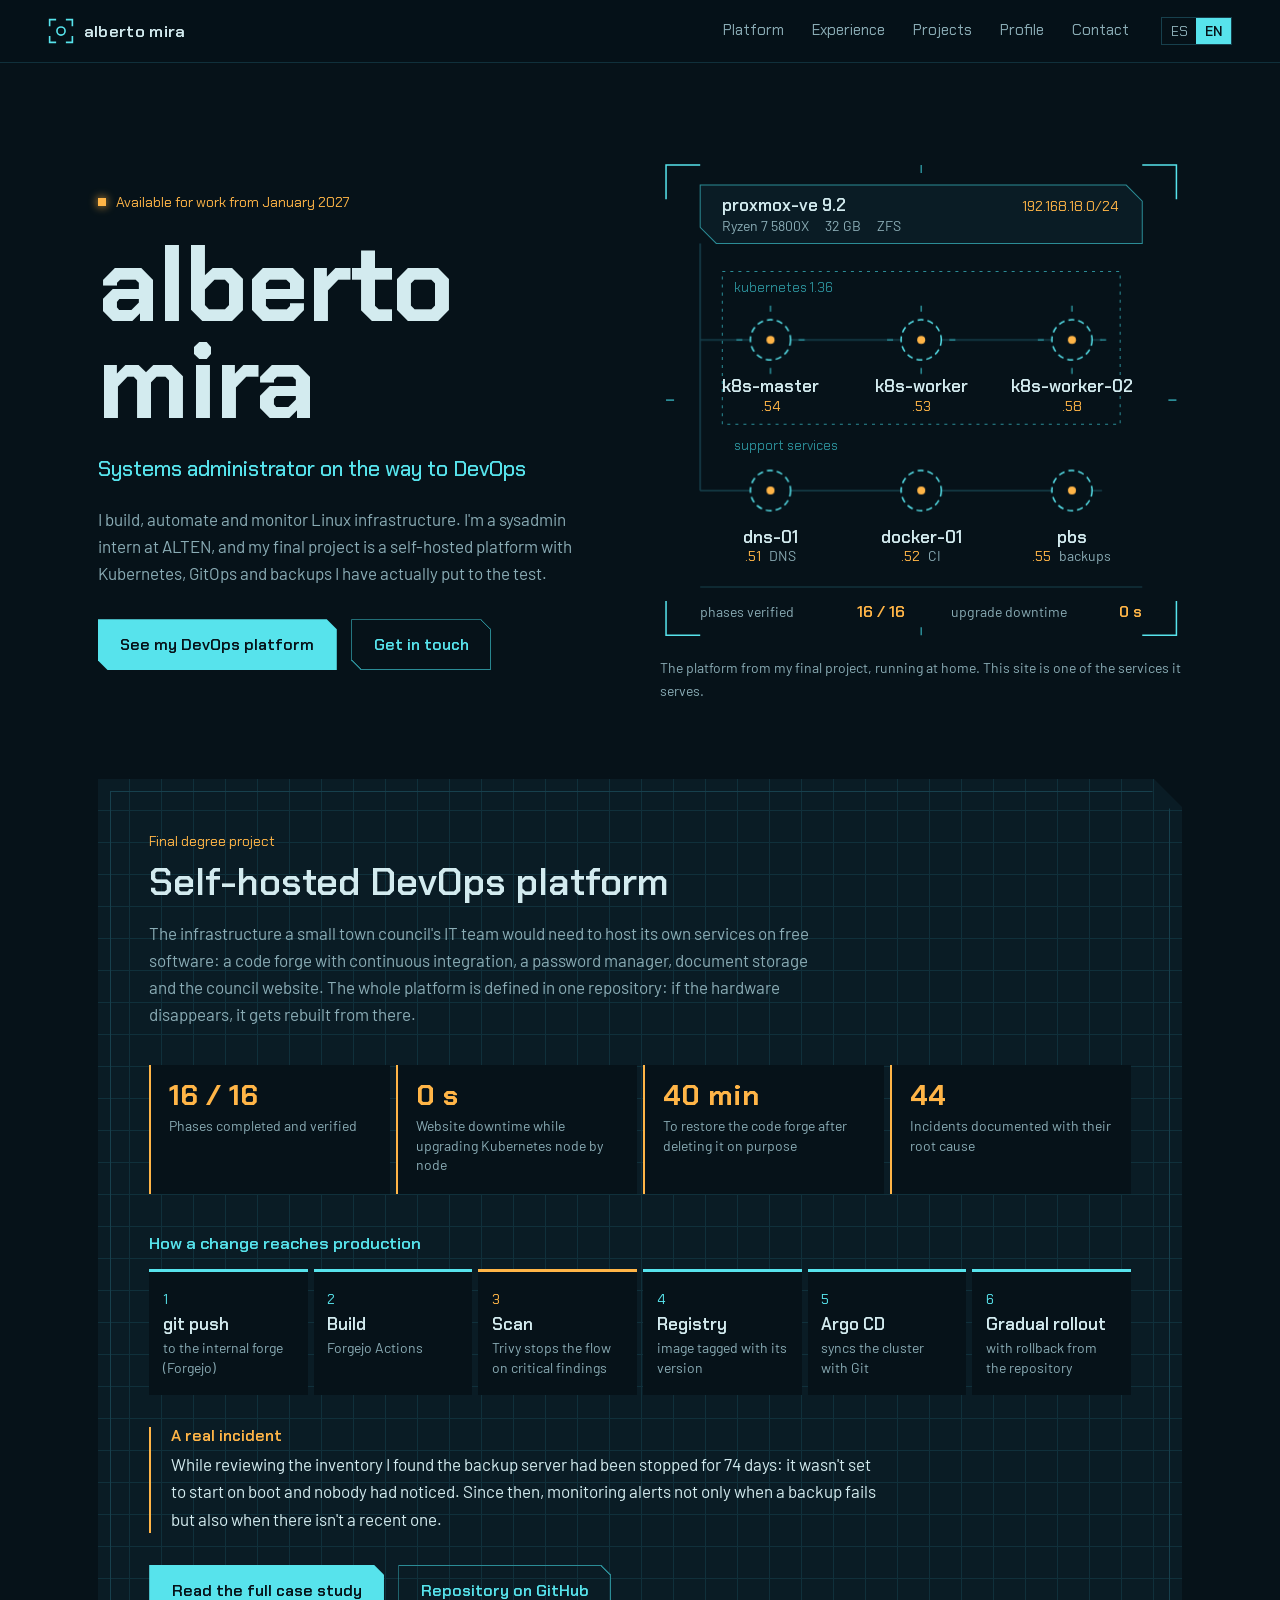
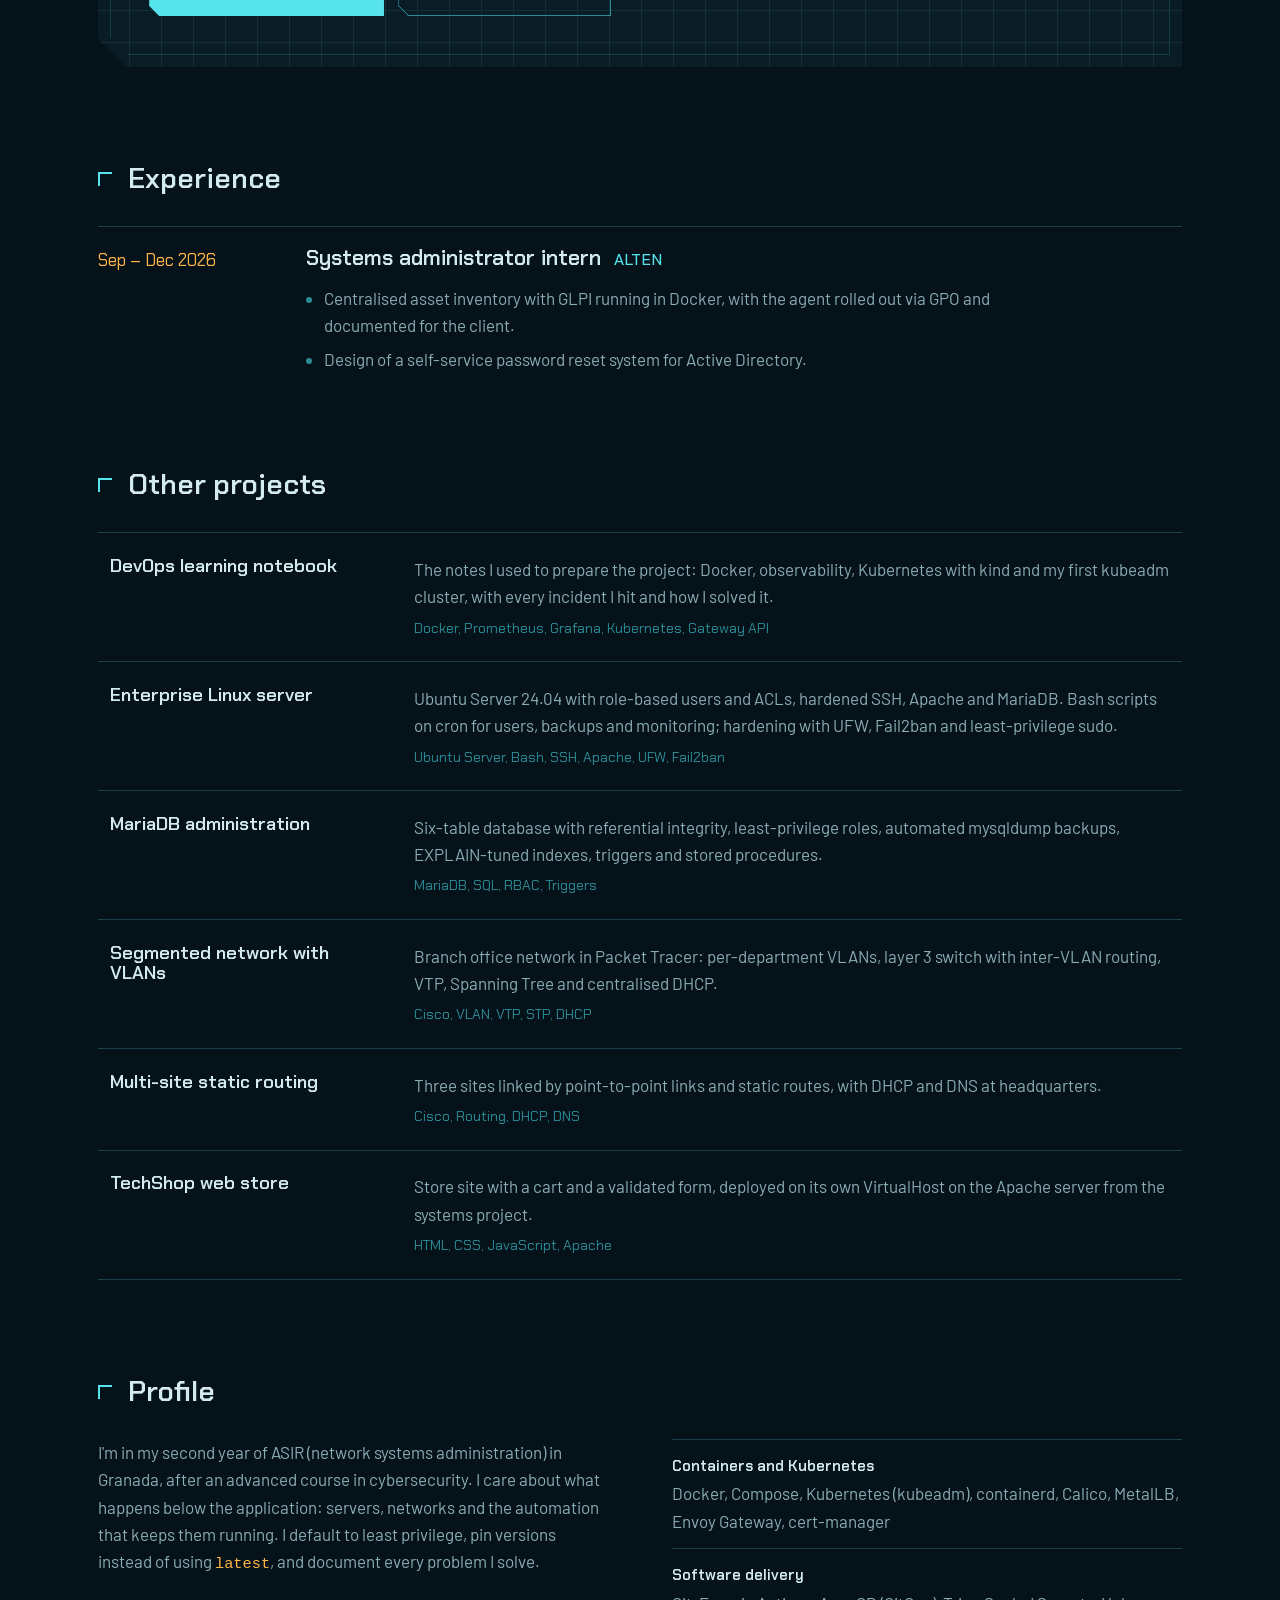
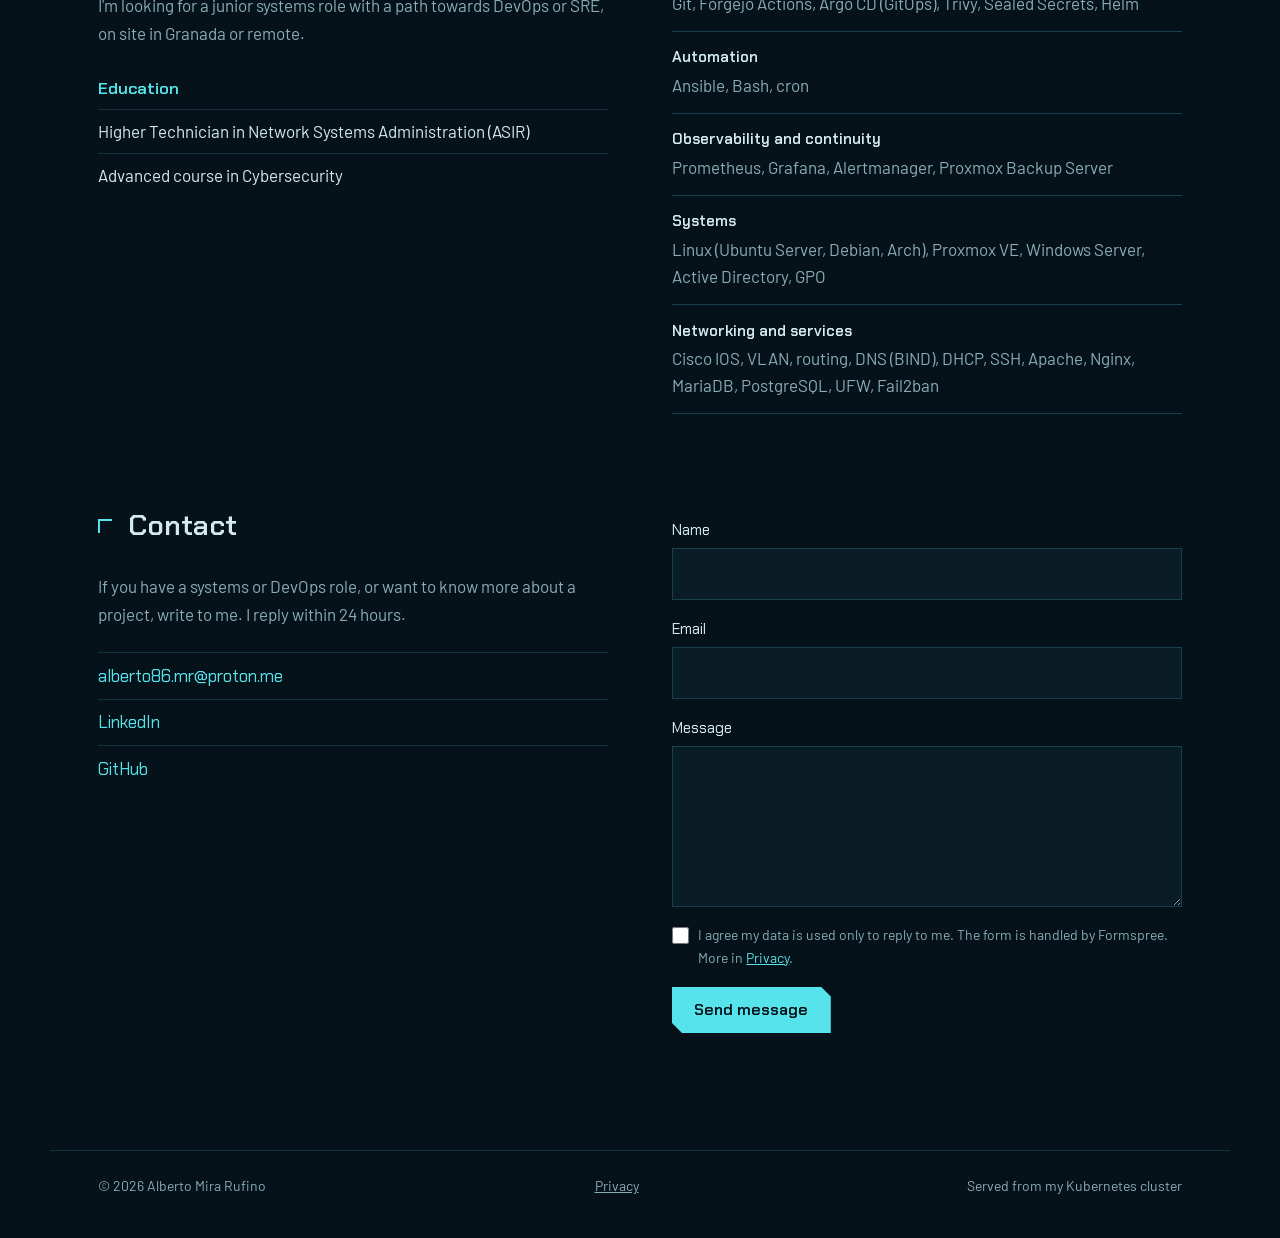
<file: index.html>
<!DOCTYPE html>
<html lang="es">
<head>
  <meta charset="UTF-8" />
  <meta name="viewport" content="width=device-width, initial-scale=1.0" />
  <title>Alberto Mira · Sistemas y DevOps</title>
  <meta name="description" content="Administrador de sistemas en camino a DevOps. Plataforma autoalojada con Kubernetes, Argo CD, Ansible y copias verificadas." />
  <link rel="icon" type="image/svg+xml" href="favicon.svg" />

  <link rel="stylesheet" href="css/hud.css" />
</head>
<body>

  <a class="skip" href="#contenido">
    <span lang="es">Saltar al contenido</span><span lang="en">Skip to content</span>
  </a>

  <!-- ============ BARRA SUPERIOR ============ -->
  <header class="bar">
    <a href="#top" class="brand" aria-label="Alberto Mira, inicio">
      <svg class="brand-mark" viewBox="0 0 32 32" aria-hidden="true">
        <path d="M2 10V2h8M22 2h8v8M30 22v8h-8M10 30H2v-8" />
        <circle cx="16" cy="16" r="5" />
      </svg>
      <span>alberto mira</span>
    </a>

    <nav id="nav" class="nav" aria-label="Principal">
      <a href="#plataforma"><span lang="es">Plataforma</span><span lang="en">Platform</span></a>
      <a href="#experiencia"><span lang="es">Experiencia</span><span lang="en">Experience</span></a>
      <a href="#proyectos"><span lang="es">Proyectos</span><span lang="en">Projects</span></a>
      <a href="#perfil"><span lang="es">Perfil</span><span lang="en">Profile</span></a>
      <a href="#contacto"><span lang="es">Contacto</span><span lang="en">Contact</span></a>
    </nav>

    <div class="bar-tools">
      <button class="lang" id="langToggle" type="button" aria-label="Cambiar idioma / Change language">
        <span class="lang-opt" data-l="es">ES</span><span class="lang-opt" data-l="en">EN</span>
      </button>
      <button class="menu" id="menuToggle" type="button" aria-expanded="false" aria-controls="nav">
        <span lang="es">Menú</span><span lang="en">Menu</span>
      </button>
    </div>
  </header>

  <main id="contenido">

    <!-- ============ HERO ============ -->
    <section class="hero" id="top">
      <div class="hero-id">
        <p class="status"><span class="status-led" aria-hidden="true"></span>
          <span lang="es">Disponible para trabajar desde enero de 2027</span>
          <span lang="en">Available for work from January 2027</span>
        </p>

        <h1>Alberto<br />Mira</h1>

        <p class="role">
          <span lang="es">Administrador de sistemas en camino a DevOps</span>
          <span lang="en">Systems administrator on the way to DevOps</span>
        </p>

        <p class="lead">
          <span lang="es">Monto, automatizo y vigilo infraestructura Linux. Estoy de prácticas como sysadmin en ALTEN y mi proyecto final es una plataforma autoalojada con Kubernetes, GitOps y copias de seguridad que he puesto a prueba de verdad.</span>
          <span lang="en">I build, automate and monitor Linux infrastructure. I'm a sysadmin intern at ALTEN, and my final project is a self-hosted platform with Kubernetes, GitOps and backups I have actually put to the test.</span>
        </p>

        <div class="actions">
          <a class="btn btn-solid" href="#plataforma">
            <span lang="es">Ver mi plataforma DevOps</span><span lang="en">See my DevOps platform</span>
          </a>
          <a class="btn btn-line" href="#contacto">
            <span lang="es">Contactar</span><span lang="en">Get in touch</span>
          </a>
        </div>
      </div>

      <!-- Esquema de la plataforma (datos reales de piasir-plataforma-devops) -->
      <figure class="lab" aria-labelledby="labCaption">
        <svg class="lab-svg" viewBox="0 0 520 480" role="img" aria-labelledby="labTitle">
          <title id="labTitle">Esquema de la plataforma: un servidor Proxmox con un clúster Kubernetes de tres nodos y tres servicios de apoyo: DNS, construcción de imágenes y copias de seguridad.</title>

          <g class="frame">
            <path d="M6 40V6h34M480 6h34v34M514 440v34h-34M40 474H6v-34" />
          </g>
          <g class="ticks">
            <path d="M260 6v8M260 466v8M6 240h8M506 240h8" />
          </g>

          <g class="host">
            <path class="host-box" d="M40 26h424l16 16v42H56l-16-16z" />
            <text x="62" y="52" class="t-name">proxmox-ve 9.2</text>
            <text x="62" y="72" class="t-meta">Ryzen 7 5800X<tspan dx="16">32 GB</tspan><tspan dx="16">ZFS</tspan></text>
            <text x="456" y="52" class="t-addr" text-anchor="end">192.168.18.0/24</text>
          </g>

          <path class="bus" d="M40 84v246M40 180h400M40 330h400" />

          <!-- clúster -->
          <g class="group">
            <path class="group-box" d="M62 112h396v152H62z" />
            <text x="74" y="132" class="t-group">kubernetes 1.36</text>
          </g>

          <g class="node n1" transform="translate(110 180)">
            <circle class="ring" r="20" /><path class="cross" d="M-28 0h-6M28 0h6M0 -28v-6M0 28v6" /><circle class="core" r="4" />
          </g>
          <g class="node n2" transform="translate(260 180)">
            <circle class="ring" r="20" /><path class="cross" d="M-28 0h-6M28 0h6M0 -28v-6M0 28v6" /><circle class="core" r="4" />
          </g>
          <g class="node n3" transform="translate(410 180)">
            <circle class="ring" r="20" /><path class="cross" d="M-28 0h-6M28 0h6M0 -28v-6M0 28v6" /><circle class="core" r="4" />
          </g>

          <!-- apoyo -->
          <text x="74" y="290" class="t-group"><tspan lang="es">servicios de apoyo</tspan><tspan lang="en">support services</tspan></text>
          <g class="node n4" transform="translate(110 330)">
            <circle class="ring" r="20" /><circle class="core" r="4" />
          </g>
          <g class="node n5" transform="translate(260 330)">
            <circle class="ring" r="20" /><circle class="core" r="4" />
          </g>
          <g class="node n6" transform="translate(410 330)">
            <circle class="ring" r="20" /><circle class="core" r="4" />
          </g>

          <g class="labels">
            <text x="110" y="232" class="t-name" text-anchor="middle">k8s-master</text>
            <text x="110" y="251" class="t-addr" text-anchor="middle">.54</text>
            <text x="260" y="232" class="t-name" text-anchor="middle">k8s-worker</text>
            <text x="260" y="251" class="t-addr" text-anchor="middle">.53</text>
            <text x="410" y="232" class="t-name" text-anchor="middle">k8s-worker-02</text>
            <text x="410" y="251" class="t-addr" text-anchor="middle">.58</text>

            <text x="110" y="382" class="t-name" text-anchor="middle">dns-01</text>
            <text x="110" y="400" class="t-meta" text-anchor="middle"><tspan class="t-addr">.51</tspan><tspan dx="8">DNS</tspan></text>
            <text x="260" y="382" class="t-name" text-anchor="middle">docker-01</text>
            <text x="260" y="400" class="t-meta" text-anchor="middle"><tspan class="t-addr">.52</tspan><tspan dx="8">CI</tspan></text>
            <text x="410" y="382" class="t-name" text-anchor="middle">pbs</text>
            <text x="410" y="400" class="t-meta" text-anchor="middle"><tspan class="t-addr">.55</tspan><tspan dx="8" lang="es">copias</tspan><tspan dx="8" lang="en">backups</tspan></text>
          </g>

          <g class="readout">
            <path class="readout-line" d="M40 426h440" />
            <text x="40" y="456" class="t-meta"><tspan lang="es">fases verificadas</tspan><tspan lang="en">phases verified</tspan></text>
            <text x="196" y="456" class="t-val">16 / 16</text>
            <text x="290" y="456" class="t-meta"><tspan lang="es">corte al actualizar</tspan><tspan lang="en">upgrade downtime</tspan></text>
            <text x="480" y="456" class="t-val" text-anchor="end">0 s</text>
          </g>
        </svg>
        <figcaption id="labCaption">
          <span lang="es">La plataforma de mi proyecto final, funcionando en mi casa. Esta web es uno de los servicios que sirve.</span>
          <span lang="en">The platform from my final project, running at home. This site is one of the services it serves.</span>
        </figcaption>
      </figure>
    </section>

    <!-- ============ PROYECTO ESTRELLA ============ -->
    <section class="feature" id="plataforma" aria-labelledby="plataformaTitle">
      <div class="feature-panel">
        <div class="feature-head">
          <p class="kicker">
            <span lang="es">Proyecto intermodular de ASIR</span><span lang="en">Final degree project</span>
          </p>
          <h2 id="plataformaTitle">
            <span lang="es">Plataforma DevOps autoalojada</span><span lang="en">Self-hosted DevOps platform</span>
          </h2>
          <p class="feature-lead">
            <span lang="es">La infraestructura que necesitaría la informática de un ayuntamiento pequeño para alojar sus propios servicios con software libre: forja de código con integración continua, gestor de contraseñas, almacenamiento de documentos y la web municipal. Toda la plataforma está definida en un repositorio: si el hardware desaparece, se reconstruye desde ahí.</span>
            <span lang="en">The infrastructure a small town council's IT team would need to host its own services on free software: a code forge with continuous integration, a password manager, document storage and the council website. The whole platform is defined in one repository: if the hardware disappears, it gets rebuilt from there.</span>
          </p>
        </div>

        <dl class="results">
          <div>
            <dt><span lang="es">Fases completadas y verificadas</span><span lang="en">Phases completed and verified</span></dt>
            <dd>16 / 16</dd>
          </div>
          <div>
            <dt><span lang="es">Corte de la web al actualizar Kubernetes nodo a nodo</span><span lang="en">Website downtime while upgrading Kubernetes node by node</span></dt>
            <dd>0 s</dd>
          </div>
          <div>
            <dt><span lang="es">Para restaurar la forja tras borrarla a propósito</span><span lang="en">To restore the code forge after deleting it on purpose</span></dt>
            <dd>40 min</dd>
          </div>
          <div>
            <dt><span lang="es">Incidencias documentadas con su causa raíz</span><span lang="en">Incidents documented with their root cause</span></dt>
            <dd>44</dd>
          </div>
        </dl>

        <h3 class="flow-title"><span lang="es">Cómo llega un cambio a producción</span><span lang="en">How a change reaches production</span></h3>
        <ol class="phases flow">
          <li class="done"><span class="ph-no">1</span><span class="ph-name">git push</span><span class="ph-detail"><span lang="es">a la forja interna (Forgejo)</span><span lang="en">to the internal forge (Forgejo)</span></span></li>
          <li class="done"><span class="ph-no">2</span><span class="ph-name"><span lang="es">Construcción</span><span lang="en">Build</span></span><span class="ph-detail">Forgejo Actions</span></li>
          <li class="next"><span class="ph-no">3</span><span class="ph-name"><span lang="es">Análisis</span><span lang="en">Scan</span></span><span class="ph-detail"><span lang="es">Trivy para el flujo si hay fallos críticos</span><span lang="en">Trivy stops the flow on critical findings</span></span></li>
          <li class="done"><span class="ph-no">4</span><span class="ph-name"><span lang="es">Registro</span><span lang="en">Registry</span></span><span class="ph-detail"><span lang="es">imagen con etiqueta de versión</span><span lang="en">image tagged with its version</span></span></li>
          <li class="done"><span class="ph-no">5</span><span class="ph-name">Argo CD</span><span class="ph-detail"><span lang="es">sincroniza el clúster con Git</span><span lang="en">syncs the cluster with Git</span></span></li>
          <li class="done"><span class="ph-no">6</span><span class="ph-name"><span lang="es">Reparto progresivo</span><span lang="en">Gradual rollout</span></span><span class="ph-detail"><span lang="es">y reversión desde el repositorio</span><span lang="en">with rollback from the repository</span></span></li>
        </ol>

        <div class="incident">
          <h3><span lang="es">Una incidencia real</span><span lang="en">A real incident</span></h3>
          <p>
            <span lang="es">Al revisar el inventario descubrí que el servidor de copias llevaba 74 días parado: no tenía activado el arranque automático y nadie se había enterado. Desde entonces la monitorización no solo avisa de que una copia falle, sino también de que no haya ninguna reciente.</span>
            <span lang="en">While reviewing the inventory I found the backup server had been stopped for 74 days: it wasn't set to start on boot and nobody had noticed. Since then, monitoring alerts not only when a backup fails but also when there isn't a recent one.</span>
          </p>
        </div>

        <div class="actions">
          <a class="btn btn-solid" href="proyectos/plataforma-devops.html">
            <span lang="es">Leer el caso completo</span><span lang="en">Read the full case study</span>
          </a>
          <a class="btn btn-line" href="https://github.com/Xhinen/piasir-plataforma-devops" target="_blank" rel="noopener">
            <span lang="es">Repositorio en GitHub</span><span lang="en">Repository on GitHub</span>
          </a>
        </div>
      </div>
    </section>

    <!-- ============ EXPERIENCIA ============ -->
    <section class="block" id="experiencia" aria-labelledby="expTitle">
      <h2 id="expTitle"><span lang="es">Experiencia</span><span lang="en">Experience</span></h2>

      <article class="job">
        <p class="job-when">
          <span lang="es">sept. – dic. 2026</span><span lang="en">Sep – Dec 2026</span>
        </p>
        <div class="job-body">
          <h3>
            <span lang="es">Administrador de sistemas en prácticas</span>
            <span lang="en">Systems administrator intern</span>
            <span class="job-org">ALTEN</span>
          </h3>
          <ul>
            <li>
              <span lang="es">Inventario centralizado de equipos con GLPI desplegado en Docker, con el agente distribuido por GPO y documentación para el cliente.</span>
              <span lang="en">Centralised asset inventory with GLPI running in Docker, with the agent rolled out via GPO and documented for the client.</span>
            </li>
            <li>
              <span lang="es">Diseño de un sistema de autoservicio para restablecer contraseñas de Active Directory.</span>
              <span lang="en">Design of a self-service password reset system for Active Directory.</span>
            </li>
          </ul>
        </div>
      </article>
    </section>

    <!-- ============ OTROS PROYECTOS ============ -->
    <section class="block" id="proyectos" aria-labelledby="projTitle">
      <h2 id="projTitle"><span lang="es">Otros proyectos</span><span lang="en">Other projects</span></h2>

      <ul class="projects">
        <li>
          <a href="https://github.com/Xhinen/devops-notas" target="_blank" rel="noopener">
            <h3><span lang="es">Cuaderno de aprendizaje DevOps</span><span lang="en">DevOps learning notebook</span></h3>
            <p>
              <span lang="es">Los apuntes con los que preparé el proyecto: Docker, observabilidad, Kubernetes con kind y el primer clúster con kubeadm, con cada incidencia que me encontré y cómo la resolví.</span>
              <span lang="en">The notes I used to prepare the project: Docker, observability, Kubernetes with kind and my first kubeadm cluster, with every incident I hit and how I solved it.</span>
            </p>
            <p class="tags">Docker, Prometheus, Grafana, Kubernetes, Gateway API</p>
          </a>
        </li>
        <li>
          <a href="proyectos/capsulecorp-server.html">
            <h3><span lang="es">Servidor Linux empresarial</span><span lang="en">Enterprise Linux server</span></h3>
            <p>
              <span lang="es">Ubuntu Server 24.04 con usuarios por roles y ACL, SSH securizado, Apache y MariaDB. Scripts Bash en cron para usuarios, backups y monitorización; hardening con UFW, Fail2ban y sudo de mínimo privilegio.</span>
              <span lang="en">Ubuntu Server 24.04 with role-based users and ACLs, hardened SSH, Apache and MariaDB. Bash scripts on cron for users, backups and monitoring; hardening with UFW, Fail2ban and least-privilege sudo.</span>
            </p>
            <p class="tags">Ubuntu Server, Bash, SSH, Apache, UFW, Fail2ban</p>
          </a>
        </li>
        <li>
          <a href="proyectos/mariadb-capsulecorp.html">
            <h3><span lang="es">Administración de MariaDB</span><span lang="en">MariaDB administration</span></h3>
            <p>
              <span lang="es">Base de datos de 6 tablas con integridad referencial, roles de mínimo privilegio, backups automáticos con mysqldump, índices optimizados con EXPLAIN, triggers y procedimientos almacenados.</span>
              <span lang="en">Six-table database with referential integrity, least-privilege roles, automated mysqldump backups, EXPLAIN-tuned indexes, triggers and stored procedures.</span>
            </p>
            <p class="tags">MariaDB, SQL, RBAC, Triggers</p>
          </a>
        </li>
        <li>
          <a href="proyectos/red-vlans-sucursal.html">
            <h3><span lang="es">Red segmentada con VLANs</span><span lang="en">Segmented network with VLANs</span></h3>
            <p>
              <span lang="es">Red de una sucursal en Packet Tracer: VLANs por departamento, switch de capa 3 con enrutamiento inter-VLAN, VTP, Spanning Tree y DHCP centralizado.</span>
              <span lang="en">Branch office network in Packet Tracer: per-department VLANs, layer 3 switch with inter-VLAN routing, VTP, Spanning Tree and centralised DHCP.</span>
            </p>
            <p class="tags">Cisco, VLAN, VTP, STP, DHCP</p>
          </a>
        </li>
        <li>
          <a href="proyectos/ruteo-estatico-tecnopyme.html">
            <h3><span lang="es">Ruteo estático multisede</span><span lang="en">Multi-site static routing</span></h3>
            <p>
              <span lang="es">Tres sedes unidas por enlaces punto a punto y rutas estáticas, con DHCP y DNS en la sede central.</span>
              <span lang="en">Three sites linked by point-to-point links and static routes, with DHCP and DNS at headquarters.</span>
            </p>
            <p class="tags">Cisco, Routing, DHCP, DNS</p>
          </a>
        </li>
        <li>
          <a href="proyectos/techshop-web.html">
            <h3><span lang="es">Tienda web TechShop</span><span lang="en">TechShop web store</span></h3>
            <p>
              <span lang="es">Web de tienda con carrito y formulario validado, desplegada en un VirtualHost propio del servidor Apache del proyecto de sistemas.</span>
              <span lang="en">Store site with a cart and a validated form, deployed on its own VirtualHost on the Apache server from the systems project.</span>
            </p>
            <p class="tags">HTML, CSS, JavaScript, Apache</p>
          </a>
        </li>
      </ul>
    </section>

    <!-- ============ PERFIL ============ -->
    <section class="block" id="perfil" aria-labelledby="perfilTitle">
      <h2 id="perfilTitle"><span lang="es">Perfil</span><span lang="en">Profile</span></h2>

      <div class="profile">
        <div class="profile-text">
          <p>
            <span lang="es">Estudio segundo de ASIR en Granada después de un curso avanzado de ciberseguridad. Me interesa lo que pasa debajo de la aplicación: servidores, redes y la automatización que los mantiene en pie. Aplico mínimo privilegio por defecto, fijo versiones en vez de usar <code>latest</code> y documento cada problema que resuelvo.</span>
            <span lang="en">I'm in my second year of ASIR (network systems administration) in Granada, after an advanced course in cybersecurity. I care about what happens below the application: servers, networks and the automation that keeps them running. I default to least privilege, pin versions instead of using <code>latest</code>, and document every problem I solve.</span>
          </p>
          <p>
            <span lang="es">Busco un puesto como técnico de sistemas o administrador junior con proyección hacia DevOps o SRE, presencial en Granada o en remoto.</span>
            <span lang="en">I'm looking for a junior systems role with a path towards DevOps or SRE, on site in Granada or remote.</span>
          </p>

          <h3><span lang="es">Formación</span><span lang="en">Education</span></h3>
          <ul class="edu">
            <li>
              <span lang="es">Técnico Superior en Administración de Sistemas Informáticos en Red (ASIR)</span>
              <span lang="en">Higher Technician in Network Systems Administration (ASIR)</span>
            </li>
            <li>
              <span lang="es">Curso avanzado en Ciberseguridad</span>
              <span lang="en">Advanced course in Cybersecurity</span>
            </li>
          </ul>
        </div>

        <dl class="stack">
          <div>
            <dt><span lang="es">Contenedores y Kubernetes</span><span lang="en">Containers and Kubernetes</span></dt>
            <dd>Docker, Compose, Kubernetes (kubeadm), containerd, Calico, MetalLB, Envoy Gateway, cert-manager</dd>
          </div>
          <div>
            <dt><span lang="es">Entrega de software</span><span lang="en">Software delivery</span></dt>
            <dd>Git, Forgejo Actions, Argo CD (GitOps), Trivy, Sealed Secrets, Helm</dd>
          </div>
          <div>
            <dt><span lang="es">Automatización</span><span lang="en">Automation</span></dt>
            <dd>Ansible, Bash, cron</dd>
          </div>
          <div>
            <dt><span lang="es">Observabilidad y continuidad</span><span lang="en">Observability and continuity</span></dt>
            <dd>Prometheus, Grafana, Alertmanager, Proxmox Backup Server</dd>
          </div>
          <div>
            <dt><span lang="es">Sistemas</span><span lang="en">Systems</span></dt>
            <dd>Linux (Ubuntu Server, Debian, Arch), Proxmox VE, Windows Server, Active Directory, GPO</dd>
          </div>
          <div>
            <dt><span lang="es">Redes y servicios</span><span lang="en">Networking and services</span></dt>
            <dd>Cisco IOS, VLAN, routing, DNS (BIND), DHCP, SSH, Apache, Nginx, MariaDB, PostgreSQL, UFW, Fail2ban</dd>
          </div>
        </dl>
      </div>
    </section>

    <!-- ============ CONTACTO ============ -->
    <section class="block contact" id="contacto" aria-labelledby="contactTitle">
      <div class="contact-text">
        <h2 id="contactTitle"><span lang="es">Contacto</span><span lang="en">Contact</span></h2>
        <p>
          <span lang="es">Si tienes un puesto de sistemas o DevOps, o quieres saber más de algún proyecto, escríbeme. Respondo en menos de 24 horas.</span>
          <span lang="en">If you have a systems or DevOps role, or want to know more about a project, write to me. I reply within 24 hours.</span>
        </p>
        <ul class="links">
          <li><a href="mailto:alberto86.mr@proton.me">alberto86.mr@proton.me</a></li>
          <li><a href="https://www.linkedin.com/in/alberto-m-915919198/" target="_blank" rel="noopener">LinkedIn</a></li>
          <li><a href="https://github.com/Xhinen" target="_blank" rel="noopener">GitHub</a></li>
        </ul>
      </div>

      <!-- Formulario de contacto: lo recibe Formspree y lo reenvía al email -->
      <form class="form" id="contactForm" action="https://formspree.io/f/mvkaklgy" method="POST" novalidate>
        <div class="field">
          <label for="f-nombre"><span lang="es">Nombre</span><span lang="en">Name</span></label>
          <input id="f-nombre" name="nombre" type="text" autocomplete="name" required minlength="2" />
        </div>
        <div class="field">
          <label for="f-email">Email</label>
          <input id="f-email" name="email" type="email" autocomplete="email" required />
        </div>
        <div class="field">
          <label for="f-mensaje"><span lang="es">Mensaje</span><span lang="en">Message</span></label>
          <textarea id="f-mensaje" name="mensaje" rows="5" required minlength="10"></textarea>
        </div>
        <!-- campo trampa contra spam (Formspree lo ignora si está vacío) -->
        <input type="text" name="_gotcha" class="hp" tabindex="-1" autocomplete="off" aria-hidden="true" />

        <label class="consent" for="f-consent">
          <input id="f-consent" name="consentimiento" type="checkbox" value="acepto" required />
          <span>
            <span lang="es">Acepto que mis datos se usen solo para responderme. El formulario lo gestiona Formspree. Más información en <a href="privacidad.html">Privacidad</a>.</span>
            <span lang="en">I agree my data is used only to reply to me. The form is handled by Formspree. More in <a href="privacidad.html">Privacy</a>.</span>
          </span>
        </label>

        <button class="btn btn-solid" type="submit" id="sendBtn">
          <span lang="es">Enviar mensaje</span><span lang="en">Send message</span>
        </button>
        <p class="form-status" id="formStatus" role="status" aria-live="polite"></p>
      </form>
    </section>

  </main>

  <footer class="foot">
    <p>© 2026 Alberto Mira Rufino</p>
    <p><a href="privacidad.html"><span lang="es">Privacidad</span><span lang="en">Privacy</span></a></p>
    <p class="host-info">
      <span lang="es" data-host-es>Publicada en GitHub Pages y en mi clúster Kubernetes</span>
      <span lang="en" data-host-en>Published on GitHub Pages and on my Kubernetes cluster</span>
    </p>
  </footer>

  <script src="js/main.js"></script>
</body>
</html>
</file>
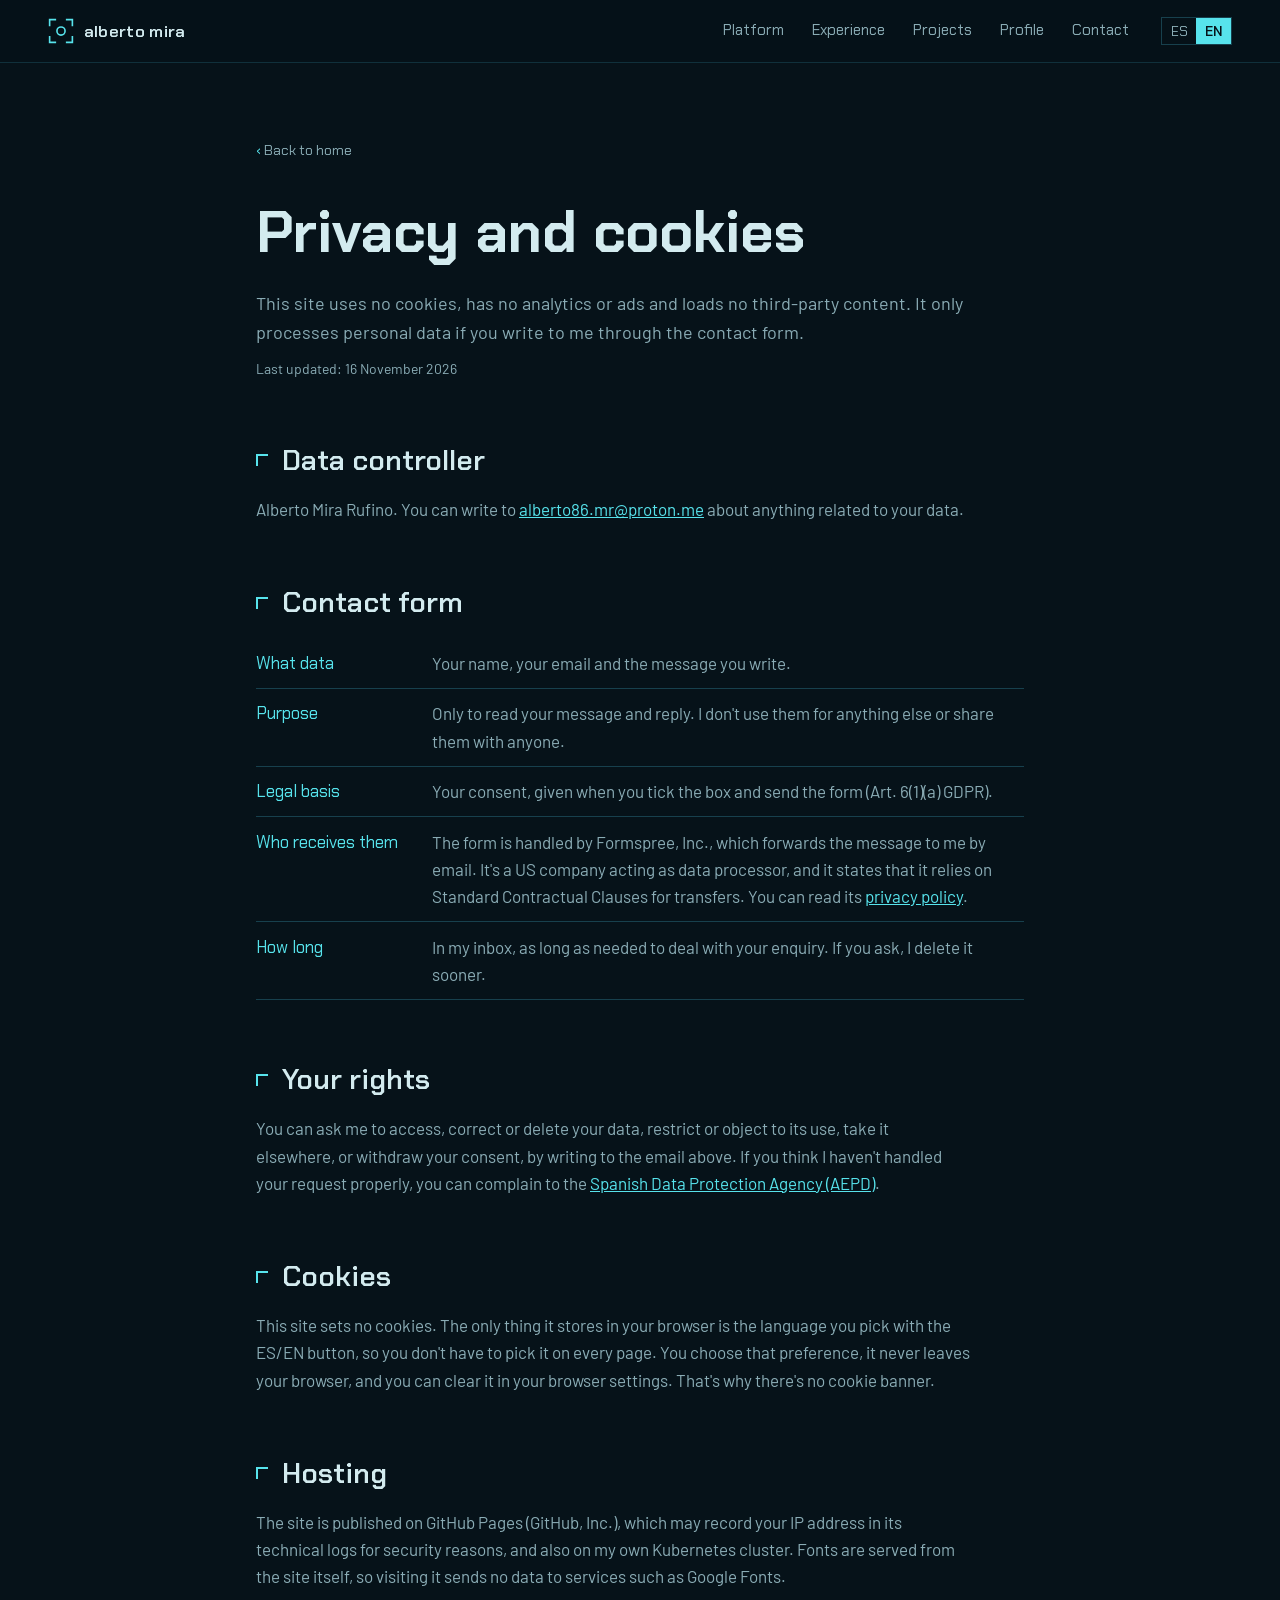
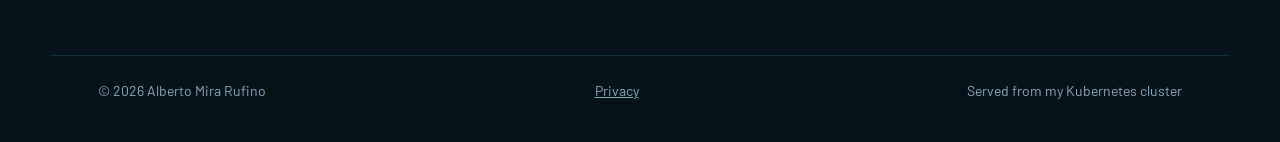
<file: privacidad.html>
<!DOCTYPE html>
<html lang="es"
      data-title-es="Privacidad · Alberto Mira"
      data-title-en="Privacy · Alberto Mira">
<head>
  <meta charset="UTF-8" />
  <meta name="viewport" content="width=device-width, initial-scale=1.0" />
  <title>Privacidad · Alberto Mira</title>
  <meta name="description" content="Qué datos trata esta web, para qué y cómo ejercer tus derechos." />
  <link rel="icon" type="image/svg+xml" href="favicon.svg" />

  <link rel="stylesheet" href="css/hud.css" />
</head>
<body>

  <a class="skip" href="#contenido">
    <span lang="es">Saltar al contenido</span><span lang="en">Skip to content</span>
  </a>

  <!-- ============ BARRA SUPERIOR ============ -->
  <header class="bar">
    <a href="index.html" class="brand" aria-label="Alberto Mira, inicio">
      <svg class="brand-mark" viewBox="0 0 32 32" aria-hidden="true">
        <path d="M2 10V2h8M22 2h8v8M30 22v8h-8M10 30H2v-8" />
        <circle cx="16" cy="16" r="5" />
      </svg>
      <span>alberto mira</span>
    </a>

    <nav id="nav" class="nav" aria-label="Principal">
      <a href="index.html#plataforma"><span lang="es">Plataforma</span><span lang="en">Platform</span></a>
      <a href="index.html#experiencia"><span lang="es">Experiencia</span><span lang="en">Experience</span></a>
      <a href="index.html#proyectos"><span lang="es">Proyectos</span><span lang="en">Projects</span></a>
      <a href="index.html#perfil"><span lang="es">Perfil</span><span lang="en">Profile</span></a>
      <a href="index.html#contacto"><span lang="es">Contacto</span><span lang="en">Contact</span></a>
    </nav>

    <div class="bar-tools">
      <button class="lang" id="langToggle" type="button" aria-label="Cambiar idioma / Change language">
        <span class="lang-opt" data-l="es">ES</span><span class="lang-opt" data-l="en">EN</span>
      </button>
      <button class="menu" id="menuToggle" type="button" aria-expanded="false" aria-controls="nav">
        <span lang="es">Menú</span><span lang="en">Menu</span>
      </button>
    </div>
  </header>

  <main id="contenido" class="detail legal">

    <a class="back" href="index.html">
      <span lang="es">Volver al inicio</span><span lang="en">Back to home</span>
    </a>

    <h1 class="detail-title"><span lang="es">Privacidad y cookies</span><span lang="en">Privacy and cookies</span></h1>
    <p class="detail-lead">
      <span lang="es">Esta web no usa cookies, no tiene analítica ni publicidad y no carga contenido de terceros. Solo trata datos personales si me escribes por el formulario de contacto.</span>
      <span lang="en">This site uses no cookies, has no analytics or ads and loads no third-party content. It only processes personal data if you write to me through the contact form.</span>
    </p>
    <p class="legal-date"><span lang="es">Última actualización: 16 de noviembre de 2026</span><span lang="en">Last updated: 16 November 2026</span></p>

    <section class="detail-section">
      <h2><span lang="es">Responsable</span><span lang="en">Data controller</span></h2>
      <p>
        <span lang="es">Alberto Mira Rufino. Puedes escribirme a <a href="mailto:alberto86.mr@proton.me">alberto86.mr@proton.me</a> para cualquier cuestión sobre tus datos.</span>
        <span lang="en">Alberto Mira Rufino. You can write to <a href="mailto:alberto86.mr@proton.me">alberto86.mr@proton.me</a> about anything related to your data.</span>
      </p>
    </section>

    <section class="detail-section">
      <h2><span lang="es">Formulario de contacto</span><span lang="en">Contact form</span></h2>
      <table class="info-table">
        <tbody>
          <tr>
            <td><span lang="es">Qué datos</span><span lang="en">What data</span></td>
            <td><span lang="es">Tu nombre, tu email y el mensaje que escribas.</span><span lang="en">Your name, your email and the message you write.</span></td>
          </tr>
          <tr>
            <td><span lang="es">Para qué</span><span lang="en">Purpose</span></td>
            <td><span lang="es">Solo para leer tu mensaje y responderte. No los uso para nada más ni los cedo a nadie.</span><span lang="en">Only to read your message and reply. I don't use them for anything else or share them with anyone.</span></td>
          </tr>
          <tr>
            <td><span lang="es">Base legal</span><span lang="en">Legal basis</span></td>
            <td><span lang="es">Tu consentimiento, que das al marcar la casilla y enviar el formulario (art. 6.1.a del RGPD).</span><span lang="en">Your consent, given when you tick the box and send the form (Art. 6(1)(a) GDPR).</span></td>
          </tr>
          <tr>
            <td><span lang="es">Quién los recibe</span><span lang="en">Who receives them</span></td>
            <td><span lang="es">El formulario lo gestiona Formspree, Inc., que me reenvía el mensaje por email. Es una empresa de Estados Unidos que actúa como encargada del tratamiento y declara usar cláusulas contractuales tipo para las transferencias. Puedes consultar su <a href="https://formspree.io/legal/privacy-policy/" target="_blank" rel="noopener">política de privacidad</a>.</span><span lang="en">The form is handled by Formspree, Inc., which forwards the message to me by email. It's a US company acting as data processor, and it states that it relies on Standard Contractual Clauses for transfers. You can read its <a href="https://formspree.io/legal/privacy-policy/" target="_blank" rel="noopener">privacy policy</a>.</span></td>
          </tr>
          <tr>
            <td><span lang="es">Cuánto tiempo</span><span lang="en">How long</span></td>
            <td><span lang="es">En mi correo, lo necesario para atender tu consulta. Si me lo pides, lo borro antes.</span><span lang="en">In my inbox, as long as needed to deal with your enquiry. If you ask, I delete it sooner.</span></td>
          </tr>
        </tbody>
      </table>
    </section>

    <section class="detail-section">
      <h2><span lang="es">Tus derechos</span><span lang="en">Your rights</span></h2>
      <p>
        <span lang="es">Puedes pedirme acceder a tus datos, corregirlos, borrarlos, limitar su uso, oponerte a él, llevártelos a otro sitio o retirar tu consentimiento, escribiendo al email de arriba. Si crees que no he atendido bien tu petición, puedes reclamar ante la <a href="https://www.aepd.es" target="_blank" rel="noopener">Agencia Española de Protección de Datos</a>.</span>
        <span lang="en">You can ask me to access, correct or delete your data, restrict or object to its use, take it elsewhere, or withdraw your consent, by writing to the email above. If you think I haven't handled your request properly, you can complain to the <a href="https://www.aepd.es" target="_blank" rel="noopener">Spanish Data Protection Agency (AEPD)</a>.</span>
      </p>
    </section>

    <section class="detail-section">
      <h2>Cookies</h2>
      <p>
        <span lang="es">Esta web no instala cookies. Lo único que guarda en tu navegador es el idioma que eliges con el botón ES/EN, para no tener que elegirlo en cada página. Esa preferencia la decides tú, no sale de tu navegador y puedes borrarla desde sus ajustes. Por eso no hay aviso de cookies.</span>
        <span lang="en">This site sets no cookies. The only thing it stores in your browser is the language you pick with the ES/EN button, so you don't have to pick it on every page. You choose that preference, it never leaves your browser, and you can clear it in your browser settings. That's why there's no cookie banner.</span>
      </p>
    </section>

    <section class="detail-section">
      <h2><span lang="es">Alojamiento</span><span lang="en">Hosting</span></h2>
      <p>
        <span lang="es">La web se publica en GitHub Pages (GitHub, Inc.), que puede registrar tu dirección IP en sus registros técnicos por motivos de seguridad, y también en mi propio clúster Kubernetes. Las fuentes tipográficas se sirven desde la propia web, así que al visitarla no se envían datos a servicios como Google Fonts.</span>
        <span lang="en">The site is published on GitHub Pages (GitHub, Inc.), which may record your IP address in its technical logs for security reasons, and also on my own Kubernetes cluster. Fonts are served from the site itself, so visiting it sends no data to services such as Google Fonts.</span>
      </p>
    </section>

  </main>

  <footer class="foot">
    <p>© 2026 Alberto Mira Rufino</p>
    <p><a href="privacidad.html"><span lang="es">Privacidad</span><span lang="en">Privacy</span></a></p>
    <p class="host-info">
      <span lang="es" data-host-es>Publicada en GitHub Pages y en mi clúster Kubernetes</span>
      <span lang="en" data-host-en>Published on GitHub Pages and on my Kubernetes cluster</span>
    </p>
  </footer>

  <script src="js/main.js"></script>
</body>
</html>
</file>
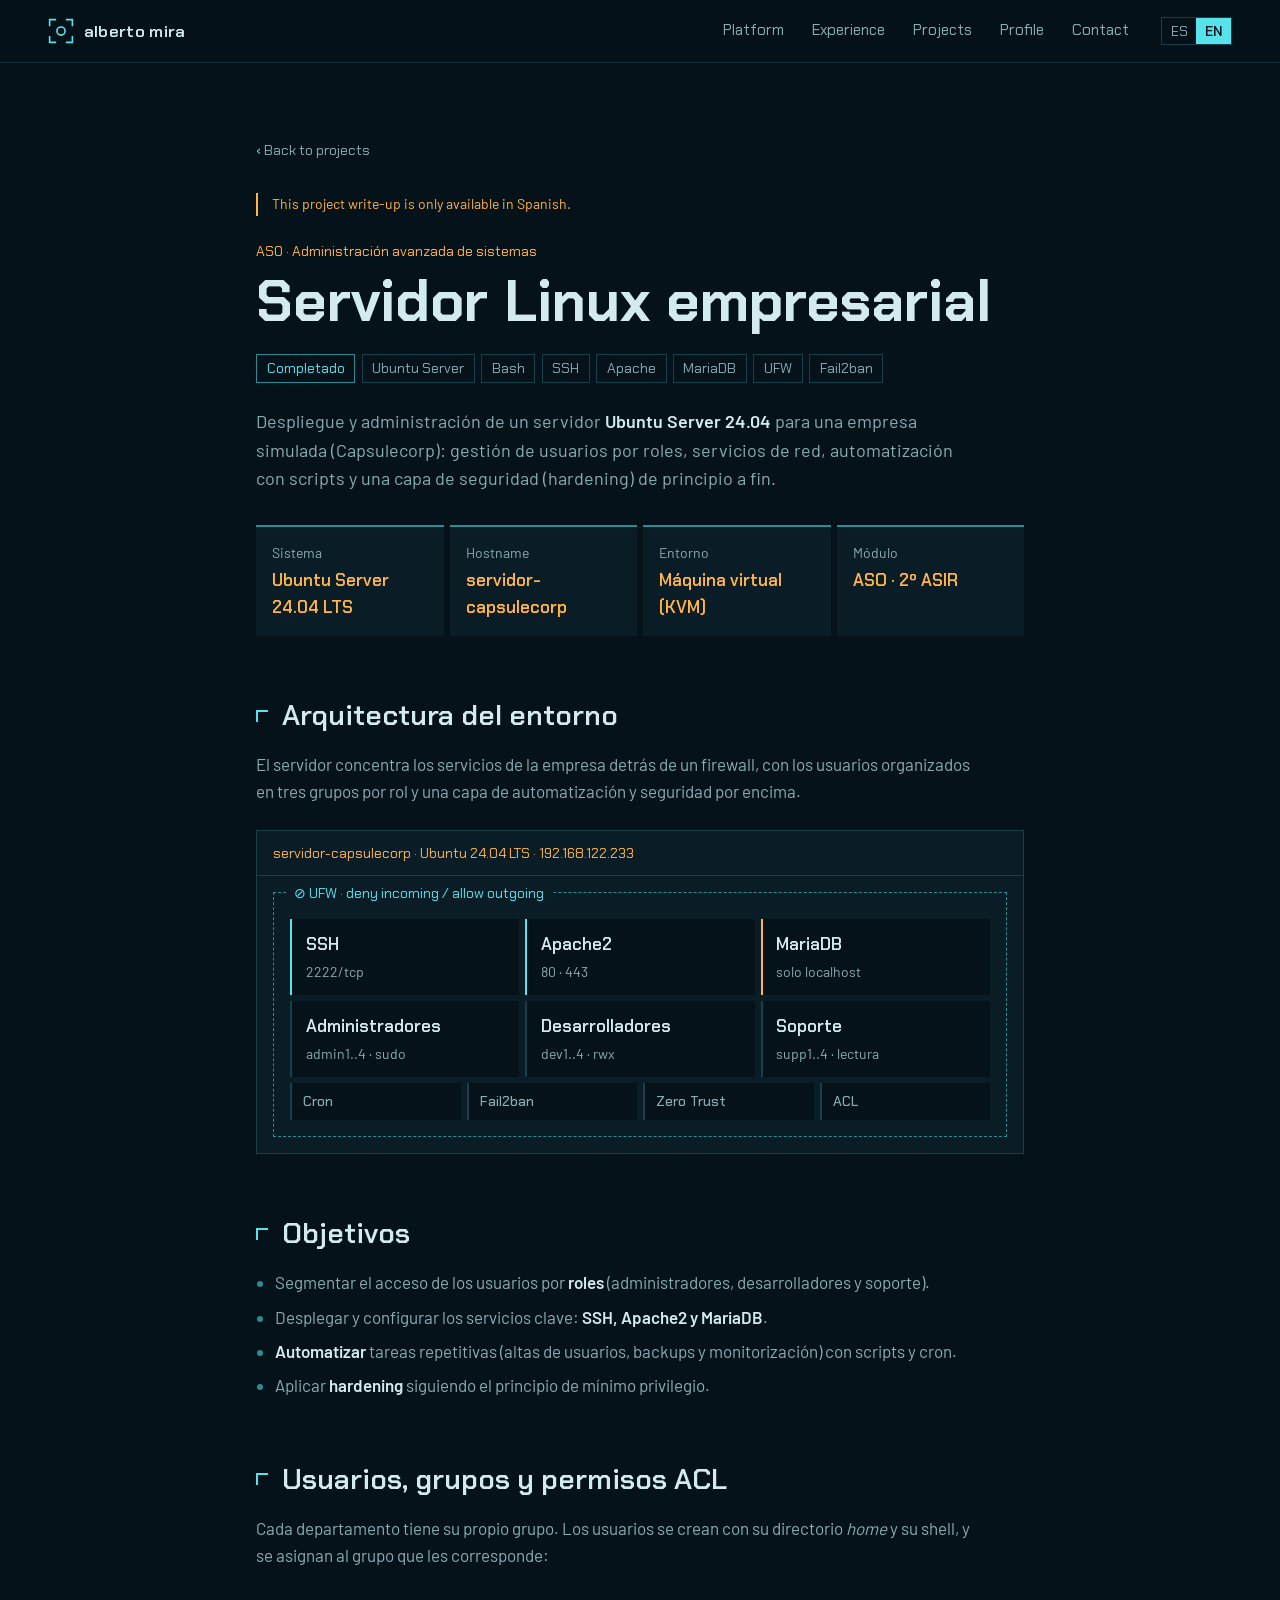
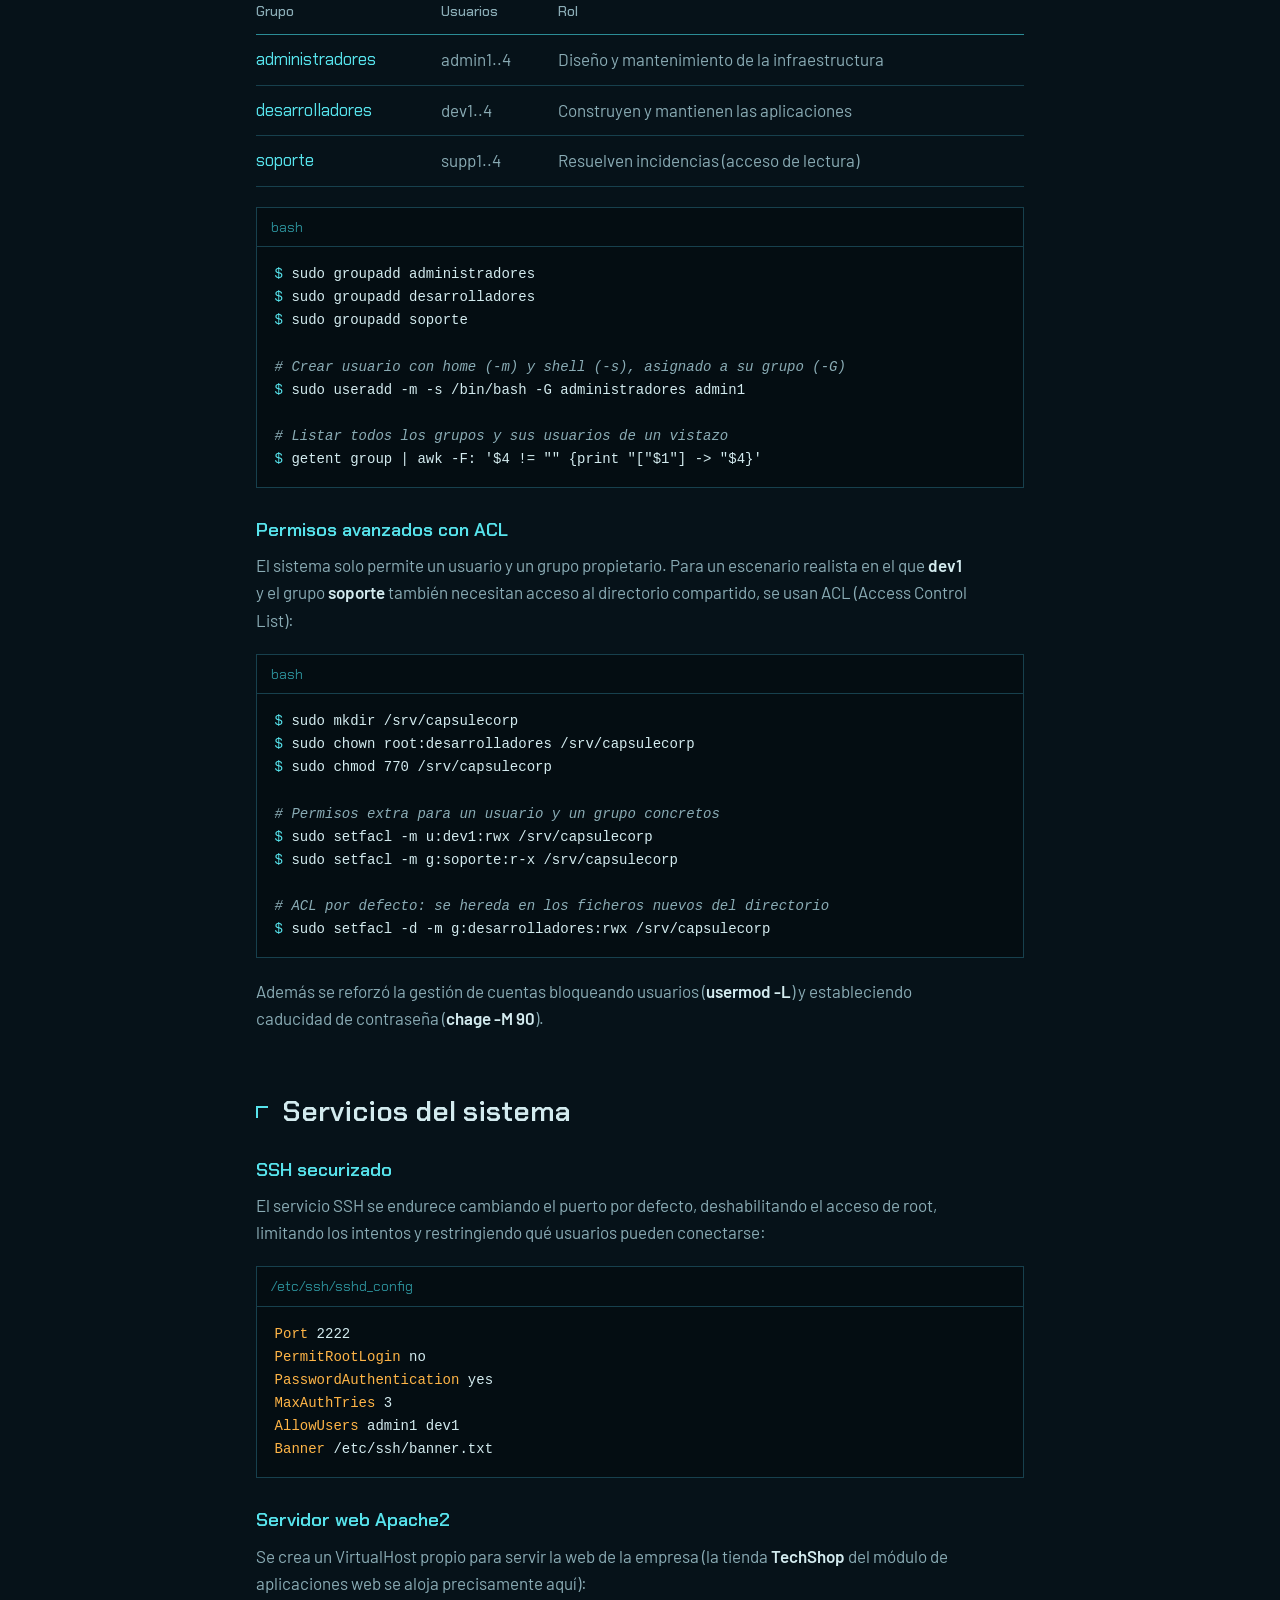
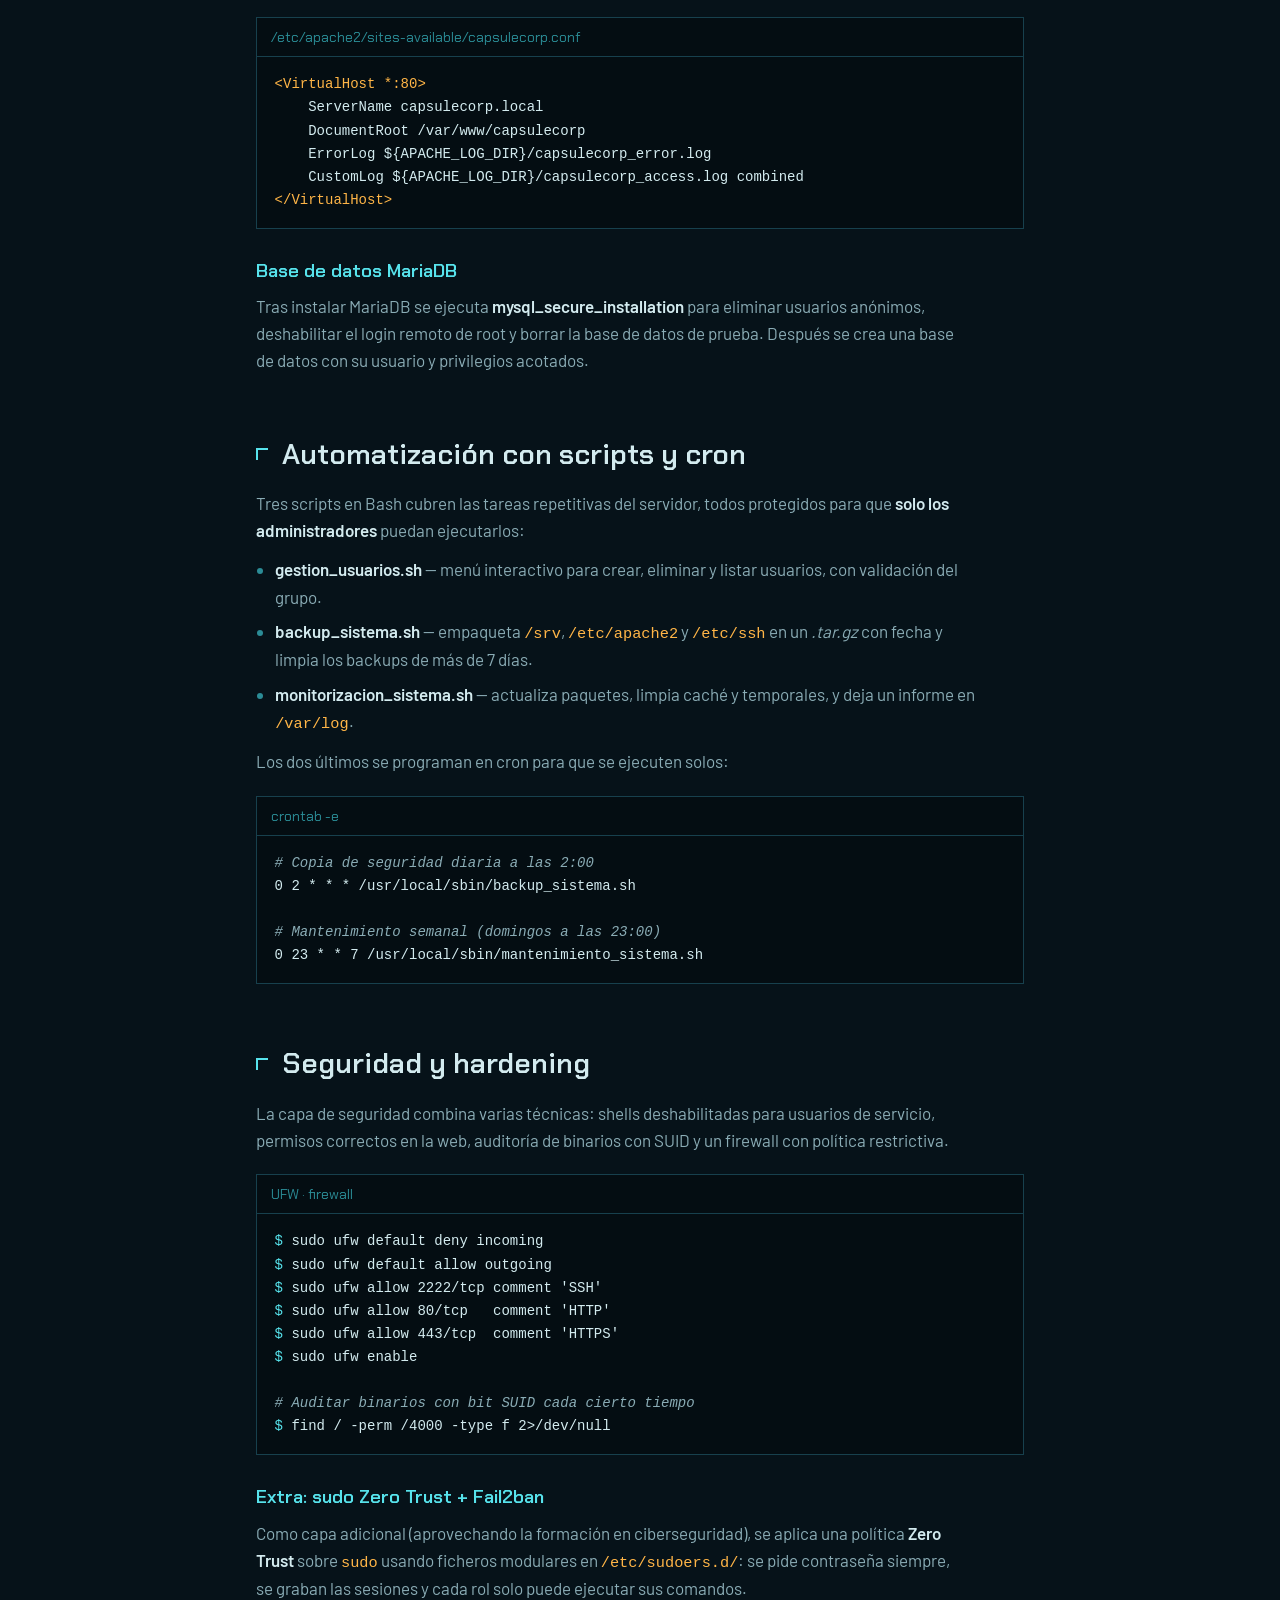
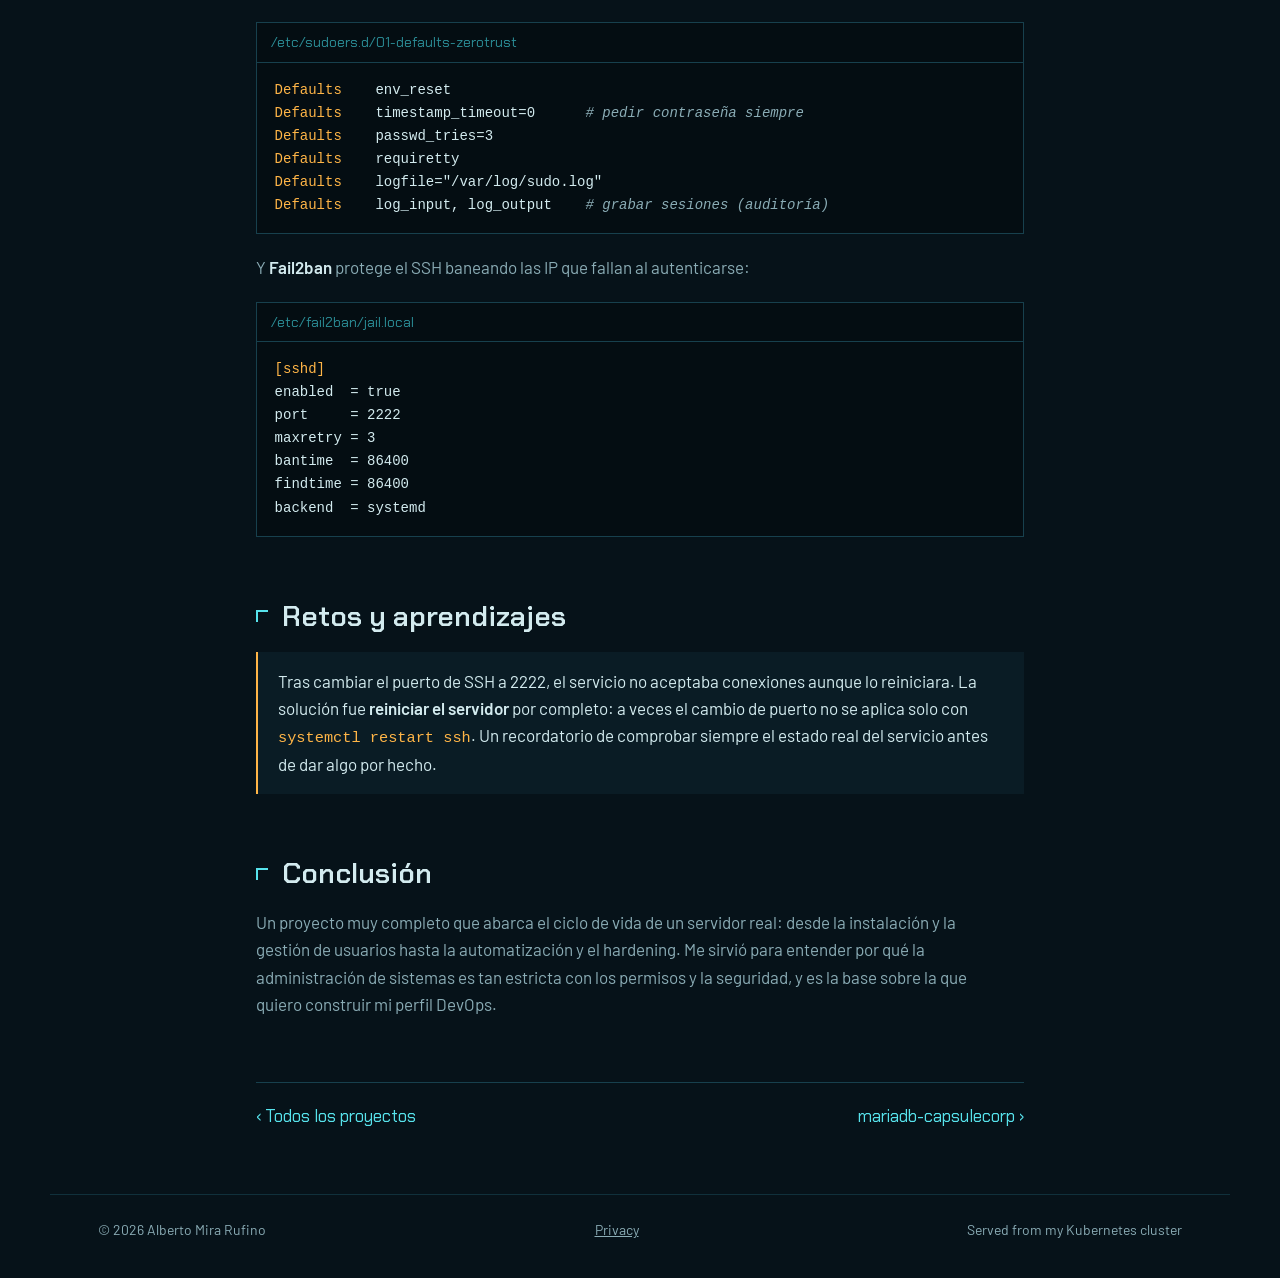
<file: proyectos/capsulecorp-server.html>
<!DOCTYPE html>
<html lang="es">
<head>
  <meta charset="UTF-8" />
  <meta name="viewport" content="width=device-width, initial-scale=1.0" />
  <title>capsulecorp-server — Servidor Linux empresarial · Alberto Mira</title>

  <!-- Favicon -->
  <link rel="icon" type="image/svg+xml" href="../favicon.svg" />

  <link rel="stylesheet" href="../css/hud.css" />
</head>
<body>

  <a class="skip" href="#contenido">
    <span lang="es">Saltar al contenido</span><span lang="en">Skip to content</span>
  </a>

  <header class="bar">
    <a href="../index.html" class="brand" aria-label="Alberto Mira, inicio">
      <svg class="brand-mark" viewBox="0 0 32 32" aria-hidden="true">
        <path d="M2 10V2h8M22 2h8v8M30 22v8h-8M10 30H2v-8" />
        <circle cx="16" cy="16" r="5" />
      </svg>
      <span>alberto mira</span>
    </a>

    <nav id="nav" class="nav" aria-label="Principal">
      <a href="../index.html#plataforma"><span lang="es">Plataforma</span><span lang="en">Platform</span></a>
      <a href="../index.html#experiencia"><span lang="es">Experiencia</span><span lang="en">Experience</span></a>
      <a href="../index.html#proyectos"><span lang="es">Proyectos</span><span lang="en">Projects</span></a>
      <a href="../index.html#perfil"><span lang="es">Perfil</span><span lang="en">Profile</span></a>
      <a href="../index.html#contacto"><span lang="es">Contacto</span><span lang="en">Contact</span></a>
    </nav>

    <div class="bar-tools">
      <button class="lang" id="langToggle" type="button" aria-label="Cambiar idioma / Change language">
        <span class="lang-opt" data-l="es">ES</span><span class="lang-opt" data-l="en">EN</span>
      </button>
      <button class="menu" id="menuToggle" type="button" aria-expanded="false" aria-controls="nav">
        <span lang="es">Menú</span><span lang="en">Menu</span>
      </button>
    </div>
  </header>


  <!-- ====================== CONTENIDO ====================== -->
  <main class="detail" id="contenido">

    <!-- Cabecera -->
    <a class="back" href="../index.html#proyectos">
      <span lang="es">Volver a proyectos</span><span lang="en">Back to projects</span>
    </a>
    <p class="lang-note" lang="en">This project write-up is only available in Spanish.</p>

    <p class="detail-module">ASO · Administración avanzada de sistemas</p>
    <h1 class="detail-title">Servidor Linux empresarial</h1>

    <div class="detail-meta">
      <span class="deploy-badge ok">Completado</span>
      <span class="dtag">Ubuntu Server</span>
      <span class="dtag">Bash</span>
      <span class="dtag">SSH</span>
      <span class="dtag">Apache</span>
      <span class="dtag">MariaDB</span>
      <span class="dtag">UFW</span>
      <span class="dtag">Fail2ban</span>
    </div>

    <p class="detail-lead">Despliegue y administración de un servidor <strong>Ubuntu Server 24.04</strong> para una empresa simulada (Capsulecorp): gestión de usuarios por roles, servicios de red, automatización con scripts y una capa de seguridad (hardening) de principio a fin.</p>

    <!-- Ficha de datos -->
    <div class="detail-facts">
      <div class="fact"><div class="k">Sistema</div><div class="v">Ubuntu Server 24.04 LTS</div></div>
      <div class="fact"><div class="k">Hostname</div><div class="v">servidor-capsulecorp</div></div>
      <div class="fact"><div class="k">Entorno</div><div class="v">Máquina virtual (KVM)</div></div>
      <div class="fact"><div class="k">Módulo</div><div class="v">ASO · 2º ASIR</div></div>
    </div>

    <!-- Arquitectura -->
    <section class="detail-section">
      <h2>Arquitectura del entorno</h2>
      <p>El servidor concentra los servicios de la empresa detrás de un firewall, con los usuarios organizados en tres grupos por rol y una capa de automatización y seguridad por encima.</p>

      <div class="arch">
        <div class="arch-head">servidor-capsulecorp · Ubuntu 24.04 LTS · 192.168.122.233</div>
        <div class="arch-firewall">
          <span class="arch-label">⊘ UFW · deny incoming / allow outgoing</span>

          <div class="arch-row">
            <div class="arch-box green">SSH<span>2222/tcp</span></div>
            <div class="arch-box info">Apache2<span>80 · 443</span></div>
            <div class="arch-box amber">MariaDB<span>solo localhost</span></div>
          </div>

          <div class="arch-row">
            <div class="arch-box ghost">Administradores<span>admin1..4 · sudo</span></div>
            <div class="arch-box ghost">Desarrolladores<span>dev1..4 · rwx</span></div>
            <div class="arch-box ghost">Soporte<span>supp1..4 · lectura</span></div>
          </div>

          <div class="arch-row small">
            <div class="arch-box mini">Cron</div>
            <div class="arch-box mini">Fail2ban</div>
            <div class="arch-box mini">Zero Trust</div>
            <div class="arch-box mini">ACL</div>
          </div>
        </div>
      </div>
    </section>

    <!-- Objetivos -->
    <section class="detail-section">
      <h2>Objetivos</h2>
      <ul>
        <li>Segmentar el acceso de los usuarios por <strong>roles</strong> (administradores, desarrolladores y soporte).</li>
        <li>Desplegar y configurar los servicios clave: <strong>SSH, Apache2 y MariaDB</strong>.</li>
        <li><strong>Automatizar</strong> tareas repetitivas (altas de usuarios, backups y monitorización) con scripts y cron.</li>
        <li>Aplicar <strong>hardening</strong> siguiendo el principio de mínimo privilegio.</li>
      </ul>
    </section>

    <!-- 1. Usuarios y ACL -->
    <section class="detail-section">
      <h2>Usuarios, grupos y permisos ACL</h2>
      <p>Cada departamento tiene su propio grupo. Los usuarios se crean con su directorio <em>home</em> y su shell, y se asignan al grupo que les corresponde:</p>

      <table class="info-table">
        <thead>
          <tr><th>Grupo</th><th>Usuarios</th><th>Rol</th></tr>
        </thead>
        <tbody>
          <tr><td>administradores</td><td>admin1..4</td><td>Diseño y mantenimiento de la infraestructura</td></tr>
          <tr><td>desarrolladores</td><td>dev1..4</td><td>Construyen y mantienen las aplicaciones</td></tr>
          <tr><td>soporte</td><td>supp1..4</td><td>Resuelven incidencias (acceso de lectura)</td></tr>
        </tbody>
      </table>

      <div class="code">
        <div class="code-bar"><span class="cdot r"></span><span class="cdot y"></span><span class="cdot g"></span><span class="code-title">bash</span></div>
<pre class="code-body"><span class="prompt">$</span> sudo groupadd administradores
<span class="prompt">$</span> sudo groupadd desarrolladores
<span class="prompt">$</span> sudo groupadd soporte

<span class="comment"># Crear usuario con home (-m) y shell (-s), asignado a su grupo (-G)</span>
<span class="prompt">$</span> sudo useradd -m -s /bin/bash -G administradores admin1

<span class="comment"># Listar todos los grupos y sus usuarios de un vistazo</span>
<span class="prompt">$</span> getent group | awk -F: '$4 != "" {print "["$1"] -> "$4}'</pre>
      </div>

      <h3>Permisos avanzados con ACL</h3>
      <p>El sistema solo permite un usuario y un grupo propietario. Para un escenario realista en el que <strong>dev1</strong> y el grupo <strong>soporte</strong> también necesitan acceso al directorio compartido, se usan ACL (Access Control List):</p>

      <div class="code">
        <div class="code-bar"><span class="cdot r"></span><span class="cdot y"></span><span class="cdot g"></span><span class="code-title">bash</span></div>
<pre class="code-body"><span class="prompt">$</span> sudo mkdir /srv/capsulecorp
<span class="prompt">$</span> sudo chown root:desarrolladores /srv/capsulecorp
<span class="prompt">$</span> sudo chmod 770 /srv/capsulecorp

<span class="comment"># Permisos extra para un usuario y un grupo concretos</span>
<span class="prompt">$</span> sudo setfacl -m u:dev1:rwx /srv/capsulecorp
<span class="prompt">$</span> sudo setfacl -m g:soporte:r-x /srv/capsulecorp

<span class="comment"># ACL por defecto: se hereda en los ficheros nuevos del directorio</span>
<span class="prompt">$</span> sudo setfacl -d -m g:desarrolladores:rwx /srv/capsulecorp</pre>
      </div>

      <p>Además se reforzó la gestión de cuentas bloqueando usuarios (<strong>usermod -L</strong>) y estableciendo caducidad de contraseña (<strong>chage -M 90</strong>).</p>
    </section>

    <!-- 2. Servicios -->
    <section class="detail-section">
      <h2>Servicios del sistema</h2>

      <h3>SSH securizado</h3>
      <p>El servicio SSH se endurece cambiando el puerto por defecto, deshabilitando el acceso de root, limitando los intentos y restringiendo qué usuarios pueden conectarse:</p>

      <div class="code">
        <div class="code-bar"><span class="cdot r"></span><span class="cdot y"></span><span class="cdot g"></span><span class="code-title">/etc/ssh/sshd_config</span></div>
<pre class="code-body"><span class="key">Port</span> 2222
<span class="key">PermitRootLogin</span> no
<span class="key">PasswordAuthentication</span> yes
<span class="key">MaxAuthTries</span> 3
<span class="key">AllowUsers</span> admin1 dev1
<span class="key">Banner</span> /etc/ssh/banner.txt</pre>
      </div>

      <h3>Servidor web Apache2</h3>
      <p>Se crea un VirtualHost propio para servir la web de la empresa (la tienda <strong>TechShop</strong> del módulo de aplicaciones web se aloja precisamente aquí):</p>

      <div class="code">
        <div class="code-bar"><span class="cdot r"></span><span class="cdot y"></span><span class="cdot g"></span><span class="code-title">/etc/apache2/sites-available/capsulecorp.conf</span></div>
<pre class="code-body"><span class="key">&lt;VirtualHost *:80&gt;</span>
    ServerName capsulecorp.local
    DocumentRoot /var/www/capsulecorp
    ErrorLog ${APACHE_LOG_DIR}/capsulecorp_error.log
    CustomLog ${APACHE_LOG_DIR}/capsulecorp_access.log combined
<span class="key">&lt;/VirtualHost&gt;</span></pre>
      </div>

      <h3>Base de datos MariaDB</h3>
      <p>Tras instalar MariaDB se ejecuta <strong>mysql_secure_installation</strong> para eliminar usuarios anónimos, deshabilitar el login remoto de root y borrar la base de datos de prueba. Después se crea una base de datos con su usuario y privilegios acotados.</p>
    </section>

    <!-- 3. Automatización -->
    <section class="detail-section">
      <h2>Automatización con scripts y cron</h2>
      <p>Tres scripts en Bash cubren las tareas repetitivas del servidor, todos protegidos para que <strong>solo los administradores</strong> puedan ejecutarlos:</p>
      <ul>
        <li><strong>gestion_usuarios.sh</strong> — menú interactivo para crear, eliminar y listar usuarios, con validación del grupo.</li>
        <li><strong>backup_sistema.sh</strong> — empaqueta <code>/srv</code>, <code>/etc/apache2</code> y <code>/etc/ssh</code> en un <em>.tar.gz</em> con fecha y limpia los backups de más de 7 días.</li>
        <li><strong>monitorizacion_sistema.sh</strong> — actualiza paquetes, limpia caché y temporales, y deja un informe en <code>/var/log</code>.</li>
      </ul>

      <p>Los dos últimos se programan en cron para que se ejecuten solos:</p>

      <div class="code">
        <div class="code-bar"><span class="cdot r"></span><span class="cdot y"></span><span class="cdot g"></span><span class="code-title">crontab -e</span></div>
<pre class="code-body"><span class="comment"># Copia de seguridad diaria a las 2:00</span>
0 2 * * * /usr/local/sbin/backup_sistema.sh

<span class="comment"># Mantenimiento semanal (domingos a las 23:00)</span>
0 23 * * 7 /usr/local/sbin/mantenimiento_sistema.sh</pre>
      </div>
    </section>

    <!-- 4. Hardening -->
    <section class="detail-section">
      <h2>Seguridad y hardening</h2>
      <p>La capa de seguridad combina varias técnicas: shells deshabilitadas para usuarios de servicio, permisos correctos en la web, auditoría de binarios con SUID y un firewall con política restrictiva.</p>

      <div class="code">
        <div class="code-bar"><span class="cdot r"></span><span class="cdot y"></span><span class="cdot g"></span><span class="code-title">UFW · firewall</span></div>
<pre class="code-body"><span class="prompt">$</span> sudo ufw default deny incoming
<span class="prompt">$</span> sudo ufw default allow outgoing
<span class="prompt">$</span> sudo ufw allow 2222/tcp comment 'SSH'
<span class="prompt">$</span> sudo ufw allow 80/tcp   comment 'HTTP'
<span class="prompt">$</span> sudo ufw allow 443/tcp  comment 'HTTPS'
<span class="prompt">$</span> sudo ufw enable

<span class="comment"># Auditar binarios con bit SUID cada cierto tiempo</span>
<span class="prompt">$</span> find / -perm /4000 -type f 2&gt;/dev/null</pre>
      </div>

      <h3>Extra: sudo Zero Trust + Fail2ban</h3>
      <p>Como capa adicional (aprovechando la formación en ciberseguridad), se aplica una política <strong>Zero Trust</strong> sobre <code>sudo</code> usando ficheros modulares en <code>/etc/sudoers.d/</code>: se pide contraseña siempre, se graban las sesiones y cada rol solo puede ejecutar sus comandos.</p>

      <div class="code">
        <div class="code-bar"><span class="cdot r"></span><span class="cdot y"></span><span class="cdot g"></span><span class="code-title">/etc/sudoers.d/01-defaults-zerotrust</span></div>
<pre class="code-body"><span class="key">Defaults</span>    env_reset
<span class="key">Defaults</span>    timestamp_timeout=0      <span class="comment"># pedir contraseña siempre</span>
<span class="key">Defaults</span>    passwd_tries=3
<span class="key">Defaults</span>    requiretty
<span class="key">Defaults</span>    logfile="/var/log/sudo.log"
<span class="key">Defaults</span>    log_input, log_output    <span class="comment"># grabar sesiones (auditoría)</span></pre>
      </div>

      <p>Y <strong>Fail2ban</strong> protege el SSH baneando las IP que fallan al autenticarse:</p>

      <div class="code">
        <div class="code-bar"><span class="cdot r"></span><span class="cdot y"></span><span class="cdot g"></span><span class="code-title">/etc/fail2ban/jail.local</span></div>
<pre class="code-body"><span class="key">[sshd]</span>
enabled  = true
port     = 2222
maxretry = 3
bantime  = 86400
findtime = 86400
backend  = systemd</pre>
      </div>
    </section>

    <!-- Retos -->
    <section class="detail-section">
      <h2>Retos y aprendizajes</h2>
      <div class="callout">
        <p>Tras cambiar el puerto de SSH a 2222, el servicio no aceptaba conexiones aunque lo reiniciara. La solución fue <strong>reiniciar el servidor</strong> por completo: a veces el cambio de puerto no se aplica solo con <code>systemctl restart ssh</code>. Un recordatorio de comprobar siempre el estado real del servicio antes de dar algo por hecho.</p>
      </div>
    </section>

    <!-- Conclusión -->
    <section class="detail-section">
      <h2>Conclusión</h2>
      <p>Un proyecto muy completo que abarca el ciclo de vida de un servidor real: desde la instalación y la gestión de usuarios hasta la automatización y el hardening. Me sirvió para entender por qué la administración de sistemas es tan estricta con los permisos y la seguridad, y es la base sobre la que quiero construir mi perfil DevOps.</p>
    </section>

    <!-- Navegación entre proyectos -->
    <div class="detail-foot-nav">
      <a href="../index.html#proyectos">‹ Todos los proyectos</a>
      <a href="mariadb-capsulecorp.html">mariadb-capsulecorp ›</a>
    </div>

  </main>

  <footer class="foot">
    <p>© 2026 Alberto Mira Rufino</p>
    <p><a href="../privacidad.html"><span lang="es">Privacidad</span><span lang="en">Privacy</span></a></p>
    <p class="host-info">
      <span lang="es" data-host-es>Publicada en GitHub Pages y en mi clúster Kubernetes</span>
      <span lang="en" data-host-en>Published on GitHub Pages and on my Kubernetes cluster</span>
    </p>
  </footer>

  <script src="../js/main.js"></script>
</body>
</html>
</file>
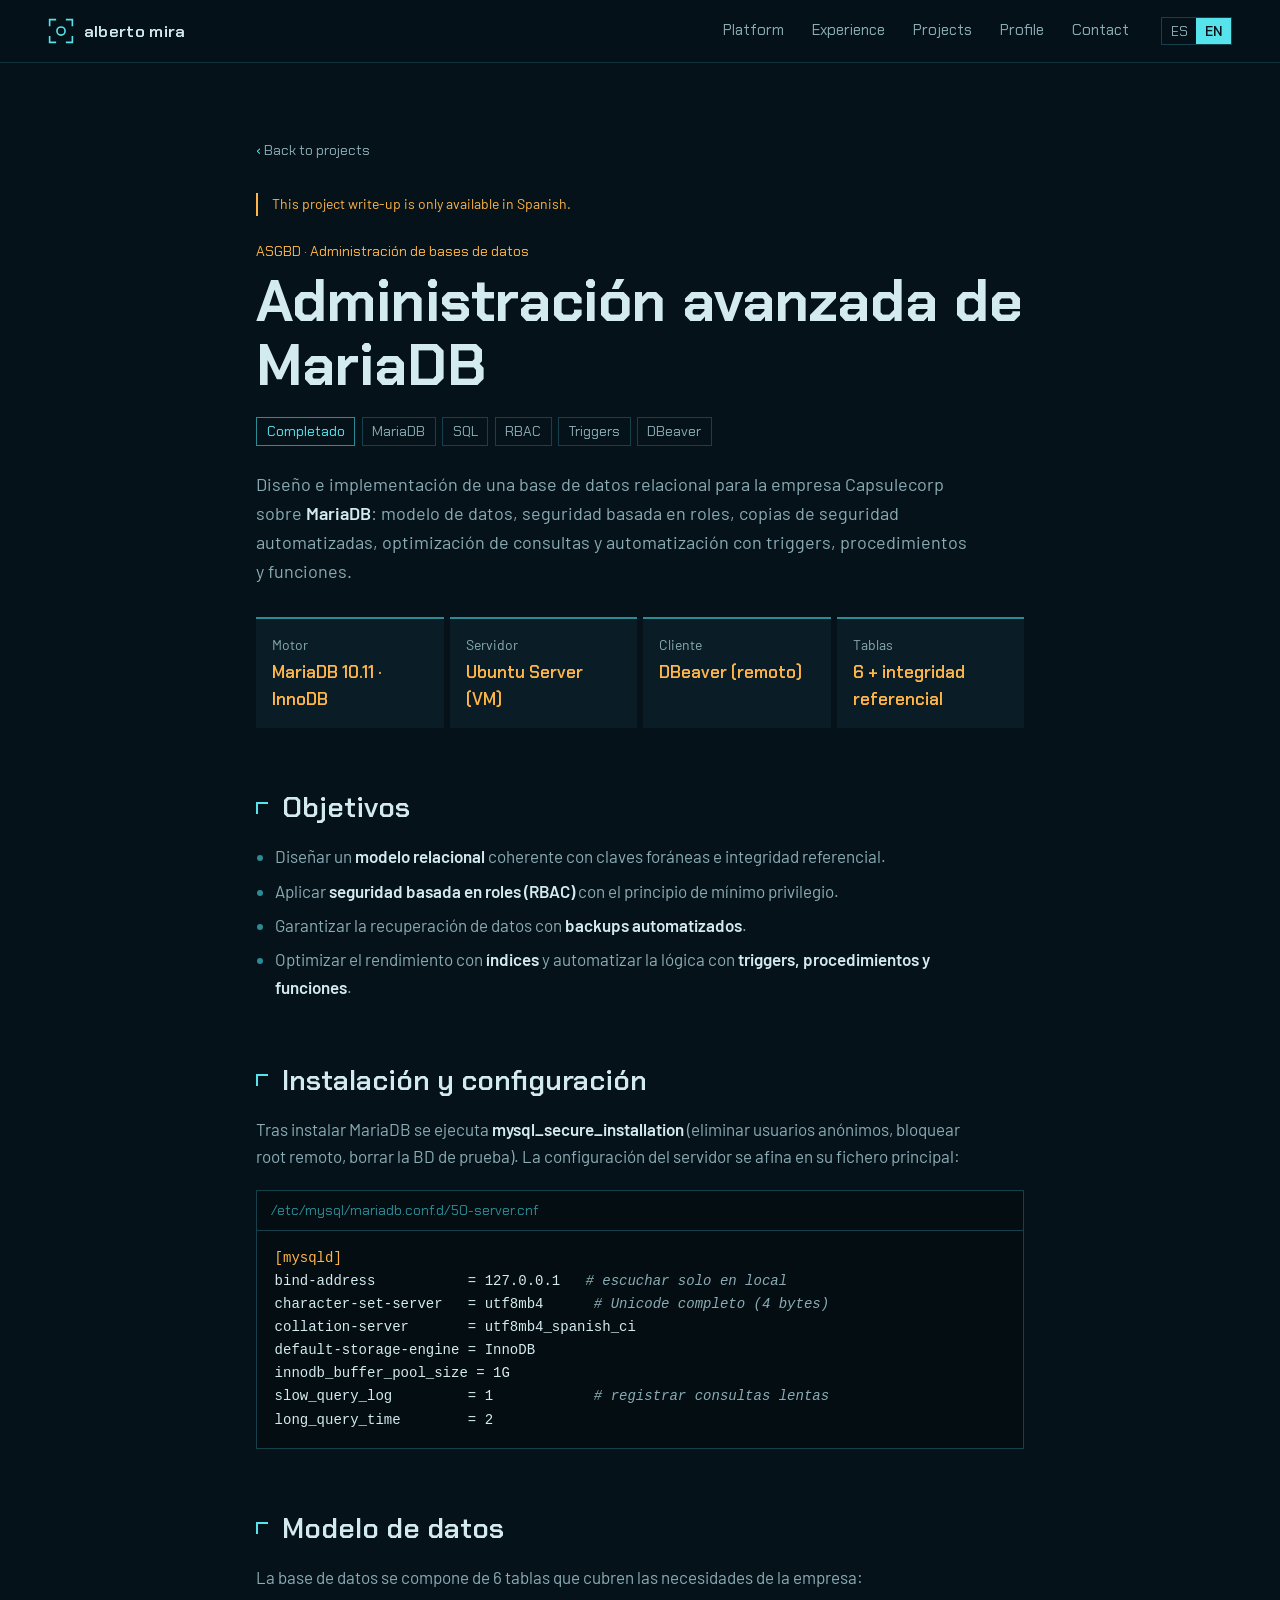
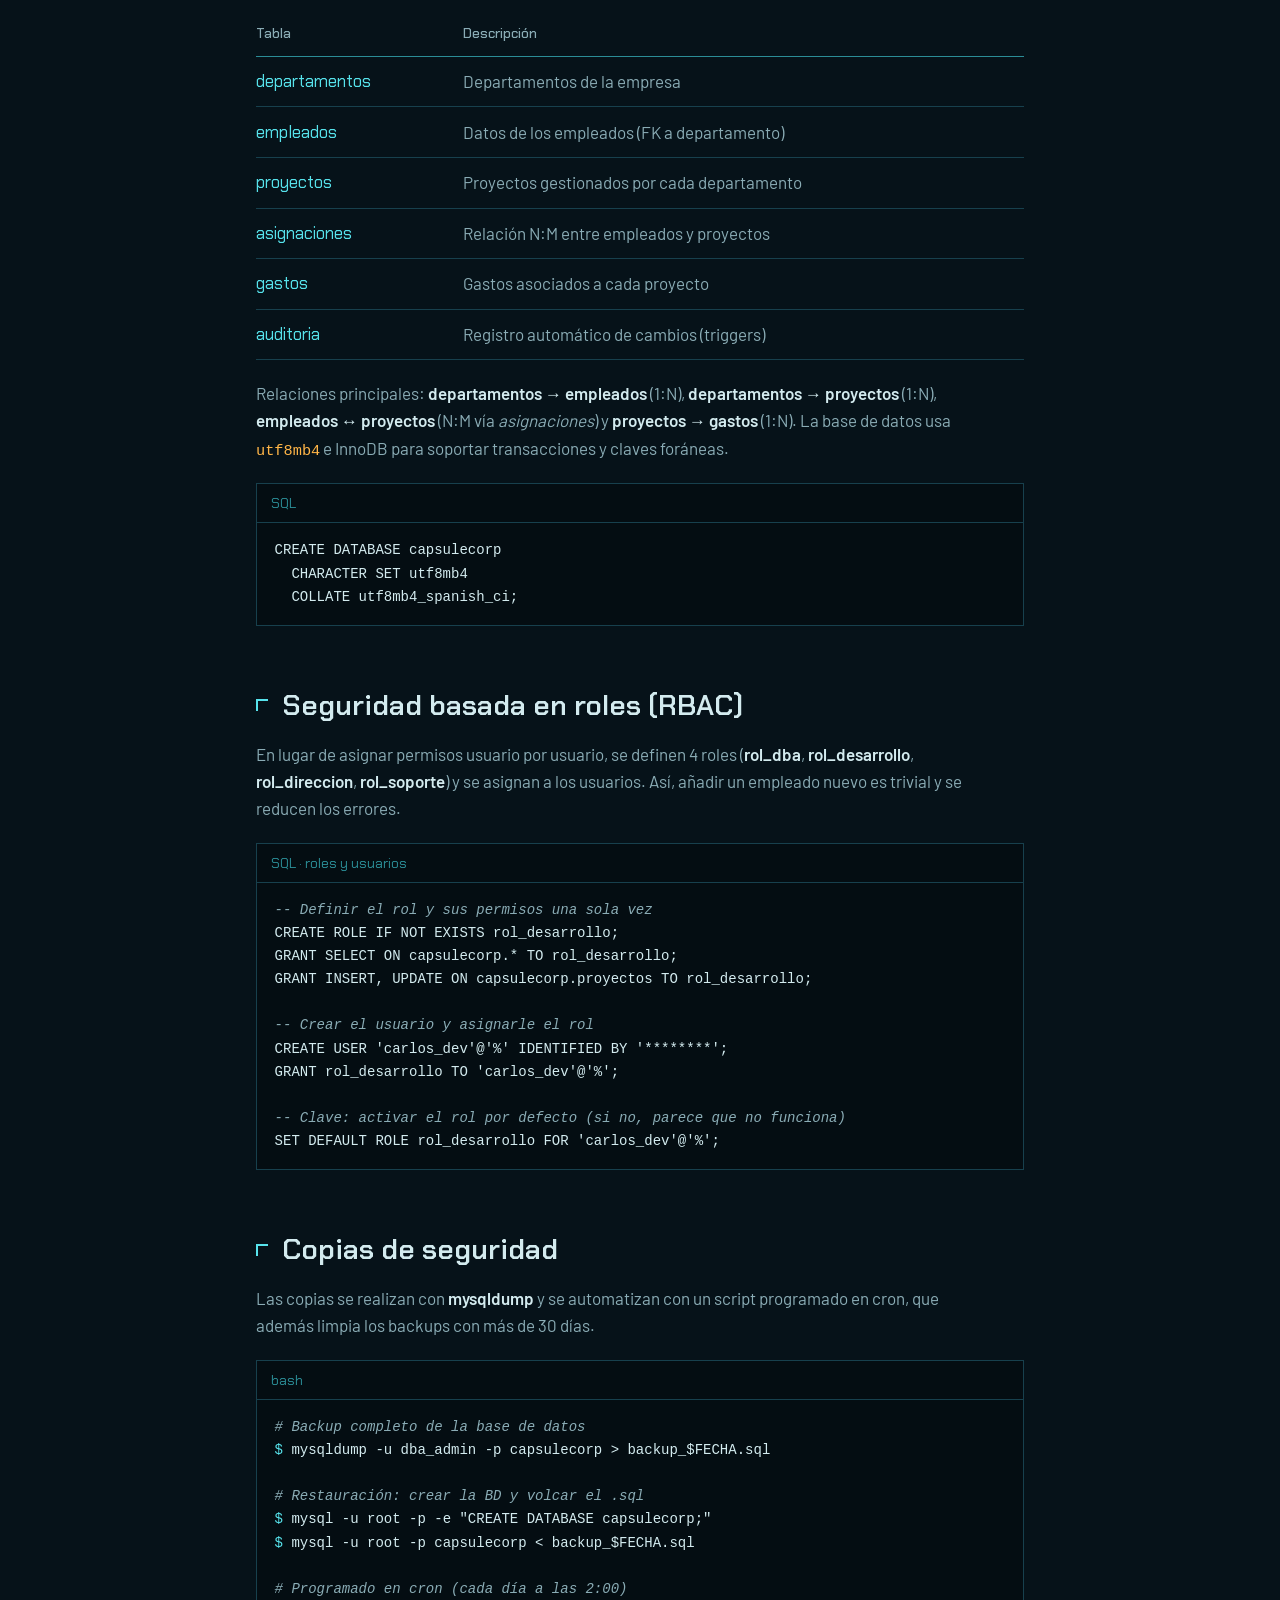
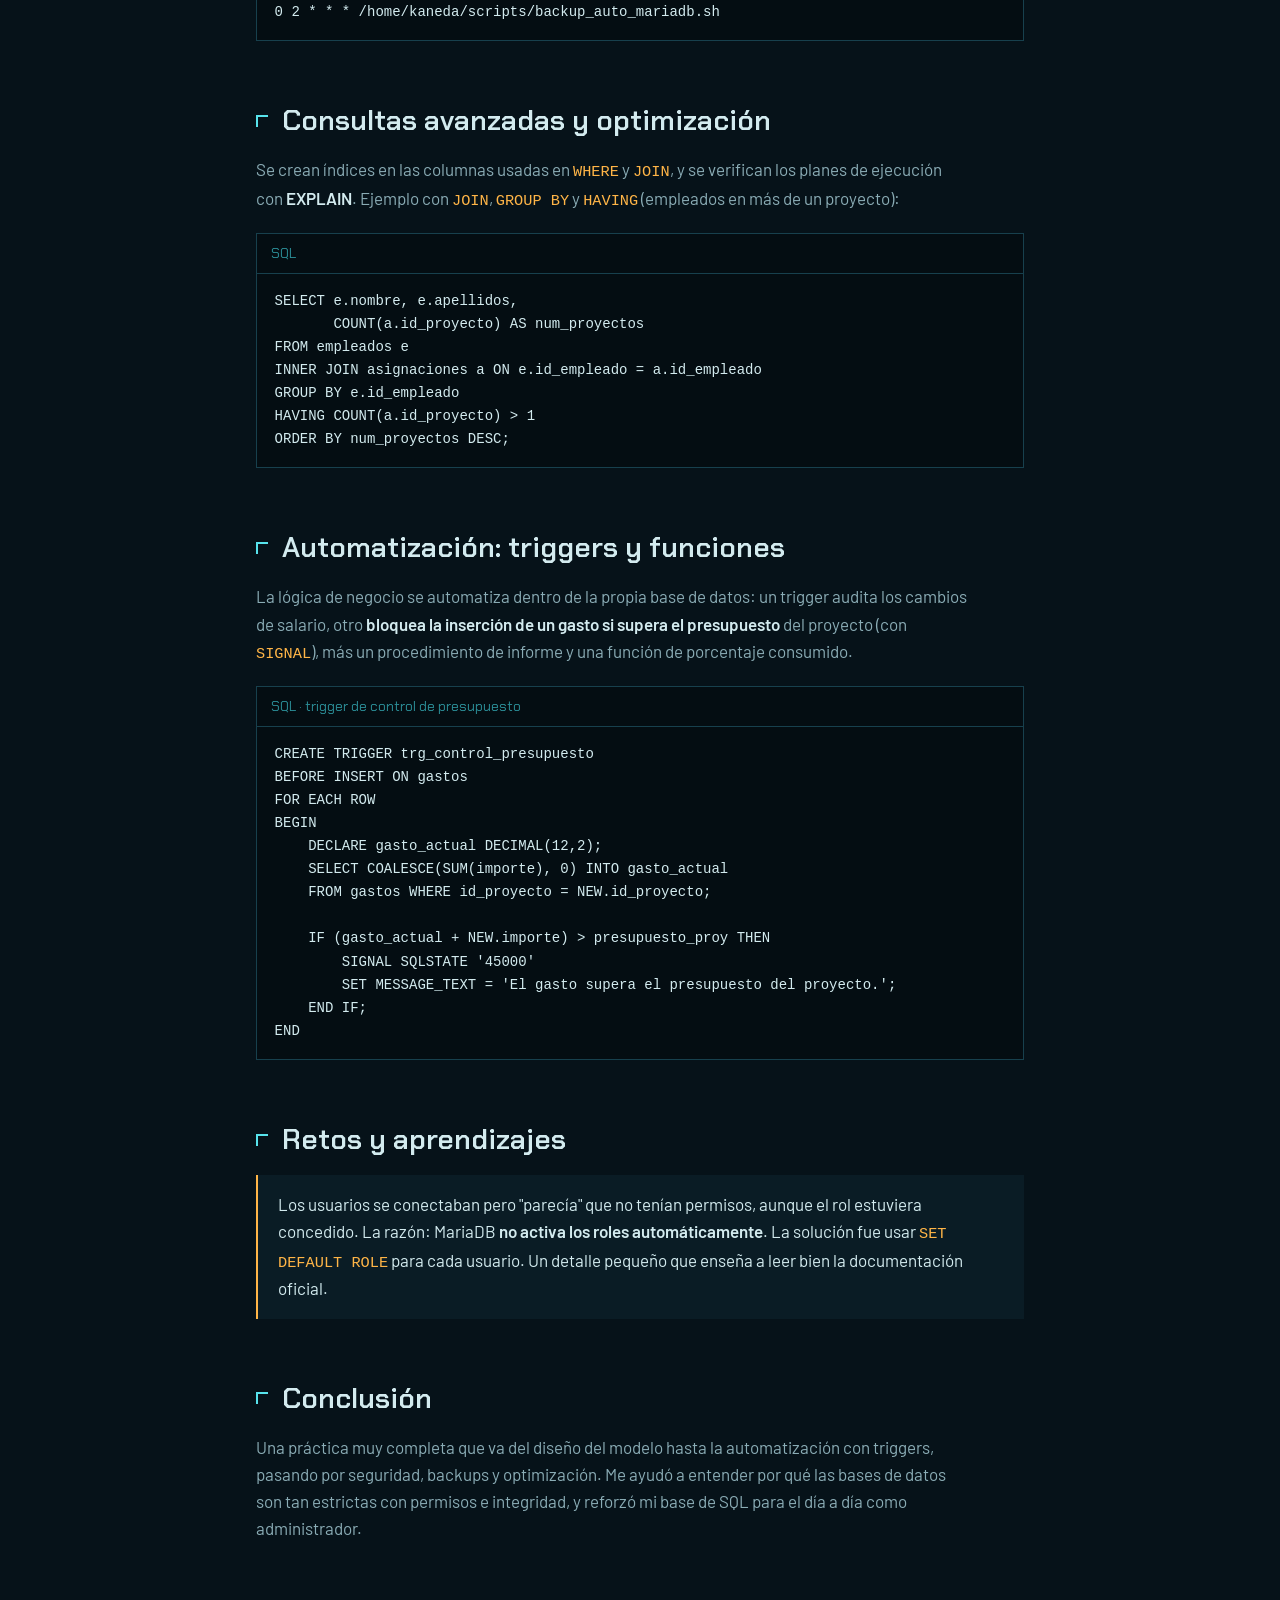
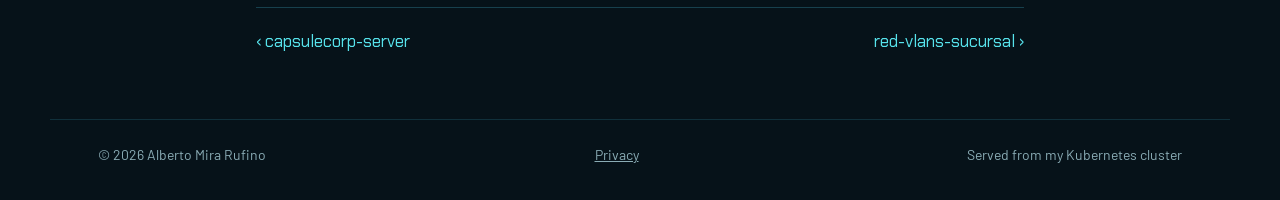
<file: proyectos/mariadb-capsulecorp.html>
<!DOCTYPE html>
<html lang="es">
<head>
  <meta charset="UTF-8" />
  <meta name="viewport" content="width=device-width, initial-scale=1.0" />
  <title>mariadb-capsulecorp — Administración avanzada de MariaDB · Alberto Mira</title>

  <link rel="icon" type="image/svg+xml" href="../favicon.svg" />

  <link rel="stylesheet" href="../css/hud.css" />
</head>
<body>

  <a class="skip" href="#contenido">
    <span lang="es">Saltar al contenido</span><span lang="en">Skip to content</span>
  </a>

  <header class="bar">
    <a href="../index.html" class="brand" aria-label="Alberto Mira, inicio">
      <svg class="brand-mark" viewBox="0 0 32 32" aria-hidden="true">
        <path d="M2 10V2h8M22 2h8v8M30 22v8h-8M10 30H2v-8" />
        <circle cx="16" cy="16" r="5" />
      </svg>
      <span>alberto mira</span>
    </a>

    <nav id="nav" class="nav" aria-label="Principal">
      <a href="../index.html#plataforma"><span lang="es">Plataforma</span><span lang="en">Platform</span></a>
      <a href="../index.html#experiencia"><span lang="es">Experiencia</span><span lang="en">Experience</span></a>
      <a href="../index.html#proyectos"><span lang="es">Proyectos</span><span lang="en">Projects</span></a>
      <a href="../index.html#perfil"><span lang="es">Perfil</span><span lang="en">Profile</span></a>
      <a href="../index.html#contacto"><span lang="es">Contacto</span><span lang="en">Contact</span></a>
    </nav>

    <div class="bar-tools">
      <button class="lang" id="langToggle" type="button" aria-label="Cambiar idioma / Change language">
        <span class="lang-opt" data-l="es">ES</span><span class="lang-opt" data-l="en">EN</span>
      </button>
      <button class="menu" id="menuToggle" type="button" aria-expanded="false" aria-controls="nav">
        <span lang="es">Menú</span><span lang="en">Menu</span>
      </button>
    </div>
  </header>


  <main class="detail" id="contenido">

    <!-- Cabecera -->
    <a class="back" href="../index.html#proyectos">
      <span lang="es">Volver a proyectos</span><span lang="en">Back to projects</span>
    </a>
    <p class="lang-note" lang="en">This project write-up is only available in Spanish.</p>

    <p class="detail-module">ASGBD · Administración de bases de datos</p>
    <h1 class="detail-title">Administración avanzada de MariaDB</h1>

    <div class="detail-meta">
      <span class="deploy-badge ok">Completado</span>
      <span class="dtag">MariaDB</span>
      <span class="dtag">SQL</span>
      <span class="dtag">RBAC</span>
      <span class="dtag">Triggers</span>
      <span class="dtag">DBeaver</span>
    </div>

    <p class="detail-lead">Diseño e implementación de una base de datos relacional para la empresa Capsulecorp sobre <strong>MariaDB</strong>: modelo de datos, seguridad basada en roles, copias de seguridad automatizadas, optimización de consultas y automatización con triggers, procedimientos y funciones.</p>

    <div class="detail-facts">
      <div class="fact"><div class="k">Motor</div><div class="v">MariaDB 10.11 · InnoDB</div></div>
      <div class="fact"><div class="k">Servidor</div><div class="v">Ubuntu Server (VM)</div></div>
      <div class="fact"><div class="k">Cliente</div><div class="v">DBeaver (remoto)</div></div>
      <div class="fact"><div class="k">Tablas</div><div class="v">6 + integridad referencial</div></div>
    </div>

    <!-- Objetivos -->
    <section class="detail-section">
      <h2>Objetivos</h2>
      <ul>
        <li>Diseñar un <strong>modelo relacional</strong> coherente con claves foráneas e integridad referencial.</li>
        <li>Aplicar <strong>seguridad basada en roles (RBAC)</strong> con el principio de mínimo privilegio.</li>
        <li>Garantizar la recuperación de datos con <strong>backups automatizados</strong>.</li>
        <li>Optimizar el rendimiento con <strong>índices</strong> y automatizar la lógica con <strong>triggers, procedimientos y funciones</strong>.</li>
      </ul>
    </section>

    <!-- 1. Instalación -->
    <section class="detail-section">
      <h2>Instalación y configuración</h2>
      <p>Tras instalar MariaDB se ejecuta <strong>mysql_secure_installation</strong> (eliminar usuarios anónimos, bloquear root remoto, borrar la BD de prueba). La configuración del servidor se afina en su fichero principal:</p>

      <div class="code">
        <div class="code-bar"><span class="cdot r"></span><span class="cdot y"></span><span class="cdot g"></span><span class="code-title">/etc/mysql/mariadb.conf.d/50-server.cnf</span></div>
<pre class="code-body"><span class="key">[mysqld]</span>
bind-address           = 127.0.0.1   <span class="comment"># escuchar solo en local</span>
character-set-server   = utf8mb4      <span class="comment"># Unicode completo (4 bytes)</span>
collation-server       = utf8mb4_spanish_ci
default-storage-engine = InnoDB
innodb_buffer_pool_size = 1G
slow_query_log         = 1            <span class="comment"># registrar consultas lentas</span>
long_query_time        = 2</pre>
      </div>
    </section>

    <!-- 2. Modelo de datos -->
    <section class="detail-section">
      <h2>Modelo de datos</h2>
      <p>La base de datos se compone de 6 tablas que cubren las necesidades de la empresa:</p>

      <table class="info-table">
        <thead>
          <tr><th>Tabla</th><th>Descripción</th></tr>
        </thead>
        <tbody>
          <tr><td>departamentos</td><td>Departamentos de la empresa</td></tr>
          <tr><td>empleados</td><td>Datos de los empleados (FK a departamento)</td></tr>
          <tr><td>proyectos</td><td>Proyectos gestionados por cada departamento</td></tr>
          <tr><td>asignaciones</td><td>Relación N:M entre empleados y proyectos</td></tr>
          <tr><td>gastos</td><td>Gastos asociados a cada proyecto</td></tr>
          <tr><td>auditoria</td><td>Registro automático de cambios (triggers)</td></tr>
        </tbody>
      </table>

      <p>Relaciones principales: <strong>departamentos → empleados</strong> (1:N), <strong>departamentos → proyectos</strong> (1:N), <strong>empleados ↔ proyectos</strong> (N:M vía <em>asignaciones</em>) y <strong>proyectos → gastos</strong> (1:N). La base de datos usa <code>utf8mb4</code> e InnoDB para soportar transacciones y claves foráneas.</p>

      <div class="code">
        <div class="code-bar"><span class="cdot r"></span><span class="cdot y"></span><span class="cdot g"></span><span class="code-title">SQL</span></div>
<pre class="code-body">CREATE DATABASE capsulecorp
  CHARACTER SET utf8mb4
  COLLATE utf8mb4_spanish_ci;</pre>
      </div>
    </section>

    <!-- 3. Roles -->
    <section class="detail-section">
      <h2>Seguridad basada en roles (RBAC)</h2>
      <p>En lugar de asignar permisos usuario por usuario, se definen 4 roles (<strong>rol_dba</strong>, <strong>rol_desarrollo</strong>, <strong>rol_direccion</strong>, <strong>rol_soporte</strong>) y se asignan a los usuarios. Así, añadir un empleado nuevo es trivial y se reducen los errores.</p>

      <div class="code">
        <div class="code-bar"><span class="cdot r"></span><span class="cdot y"></span><span class="cdot g"></span><span class="code-title">SQL · roles y usuarios</span></div>
<pre class="code-body"><span class="comment">-- Definir el rol y sus permisos una sola vez</span>
CREATE ROLE IF NOT EXISTS rol_desarrollo;
GRANT SELECT ON capsulecorp.* TO rol_desarrollo;
GRANT INSERT, UPDATE ON capsulecorp.proyectos TO rol_desarrollo;

<span class="comment">-- Crear el usuario y asignarle el rol</span>
CREATE USER 'carlos_dev'@'%' IDENTIFIED BY '********';
GRANT rol_desarrollo TO 'carlos_dev'@'%';

<span class="comment">-- Clave: activar el rol por defecto (si no, parece que no funciona)</span>
SET DEFAULT ROLE rol_desarrollo FOR 'carlos_dev'@'%';</pre>
      </div>
    </section>

    <!-- 4. Backups -->
    <section class="detail-section">
      <h2>Copias de seguridad</h2>
      <p>Las copias se realizan con <strong>mysqldump</strong> y se automatizan con un script programado en cron, que además limpia los backups con más de 30 días.</p>

      <div class="code">
        <div class="code-bar"><span class="cdot r"></span><span class="cdot y"></span><span class="cdot g"></span><span class="code-title">bash</span></div>
<pre class="code-body"><span class="comment"># Backup completo de la base de datos</span>
<span class="prompt">$</span> mysqldump -u dba_admin -p capsulecorp &gt; backup_$FECHA.sql

<span class="comment"># Restauración: crear la BD y volcar el .sql</span>
<span class="prompt">$</span> mysql -u root -p -e "CREATE DATABASE capsulecorp;"
<span class="prompt">$</span> mysql -u root -p capsulecorp &lt; backup_$FECHA.sql

<span class="comment"># Programado en cron (cada día a las 2:00)</span>
0 2 * * * /home/kaneda/scripts/backup_auto_mariadb.sh</pre>
      </div>
    </section>

    <!-- 5. Consultas -->
    <section class="detail-section">
      <h2>Consultas avanzadas y optimización</h2>
      <p>Se crean índices en las columnas usadas en <code>WHERE</code> y <code>JOIN</code>, y se verifican los planes de ejecución con <strong>EXPLAIN</strong>. Ejemplo con <code>JOIN</code>, <code>GROUP BY</code> y <code>HAVING</code> (empleados en más de un proyecto):</p>

      <div class="code">
        <div class="code-bar"><span class="cdot r"></span><span class="cdot y"></span><span class="cdot g"></span><span class="code-title">SQL</span></div>
<pre class="code-body">SELECT e.nombre, e.apellidos,
       COUNT(a.id_proyecto) AS num_proyectos
FROM empleados e
INNER JOIN asignaciones a ON e.id_empleado = a.id_empleado
GROUP BY e.id_empleado
HAVING COUNT(a.id_proyecto) &gt; 1
ORDER BY num_proyectos DESC;</pre>
      </div>
    </section>

    <!-- 6. Automatización -->
    <section class="detail-section">
      <h2>Automatización: triggers y funciones</h2>
      <p>La lógica de negocio se automatiza dentro de la propia base de datos: un trigger audita los cambios de salario, otro <strong>bloquea la inserción de un gasto si supera el presupuesto</strong> del proyecto (con <code>SIGNAL</code>), más un procedimiento de informe y una función de porcentaje consumido.</p>

      <div class="code">
        <div class="code-bar"><span class="cdot r"></span><span class="cdot y"></span><span class="cdot g"></span><span class="code-title">SQL · trigger de control de presupuesto</span></div>
<pre class="code-body">CREATE TRIGGER trg_control_presupuesto
BEFORE INSERT ON gastos
FOR EACH ROW
BEGIN
    DECLARE gasto_actual DECIMAL(12,2);
    SELECT COALESCE(SUM(importe), 0) INTO gasto_actual
    FROM gastos WHERE id_proyecto = NEW.id_proyecto;

    IF (gasto_actual + NEW.importe) &gt; presupuesto_proy THEN
        SIGNAL SQLSTATE '45000'
        SET MESSAGE_TEXT = 'El gasto supera el presupuesto del proyecto.';
    END IF;
END</pre>
      </div>
    </section>

    <!-- Retos -->
    <section class="detail-section">
      <h2>Retos y aprendizajes</h2>
      <div class="callout">
        <p>Los usuarios se conectaban pero "parecía" que no tenían permisos, aunque el rol estuviera concedido. La razón: MariaDB <strong>no activa los roles automáticamente</strong>. La solución fue usar <code>SET DEFAULT ROLE</code> para cada usuario. Un detalle pequeño que enseña a leer bien la documentación oficial.</p>
      </div>
    </section>

    <!-- Conclusión -->
    <section class="detail-section">
      <h2>Conclusión</h2>
      <p>Una práctica muy completa que va del diseño del modelo hasta la automatización con triggers, pasando por seguridad, backups y optimización. Me ayudó a entender por qué las bases de datos son tan estrictas con permisos e integridad, y reforzó mi base de SQL para el día a día como administrador.</p>
    </section>

    <div class="detail-foot-nav">
      <a href="capsulecorp-server.html">‹ capsulecorp-server</a>
      <a href="red-vlans-sucursal.html">red-vlans-sucursal ›</a>
    </div>

  </main>

  <footer class="foot">
    <p>© 2026 Alberto Mira Rufino</p>
    <p><a href="../privacidad.html"><span lang="es">Privacidad</span><span lang="en">Privacy</span></a></p>
    <p class="host-info">
      <span lang="es" data-host-es>Publicada en GitHub Pages y en mi clúster Kubernetes</span>
      <span lang="en" data-host-en>Published on GitHub Pages and on my Kubernetes cluster</span>
    </p>
  </footer>

  <script src="../js/main.js"></script>
</body>
</html>
</file>
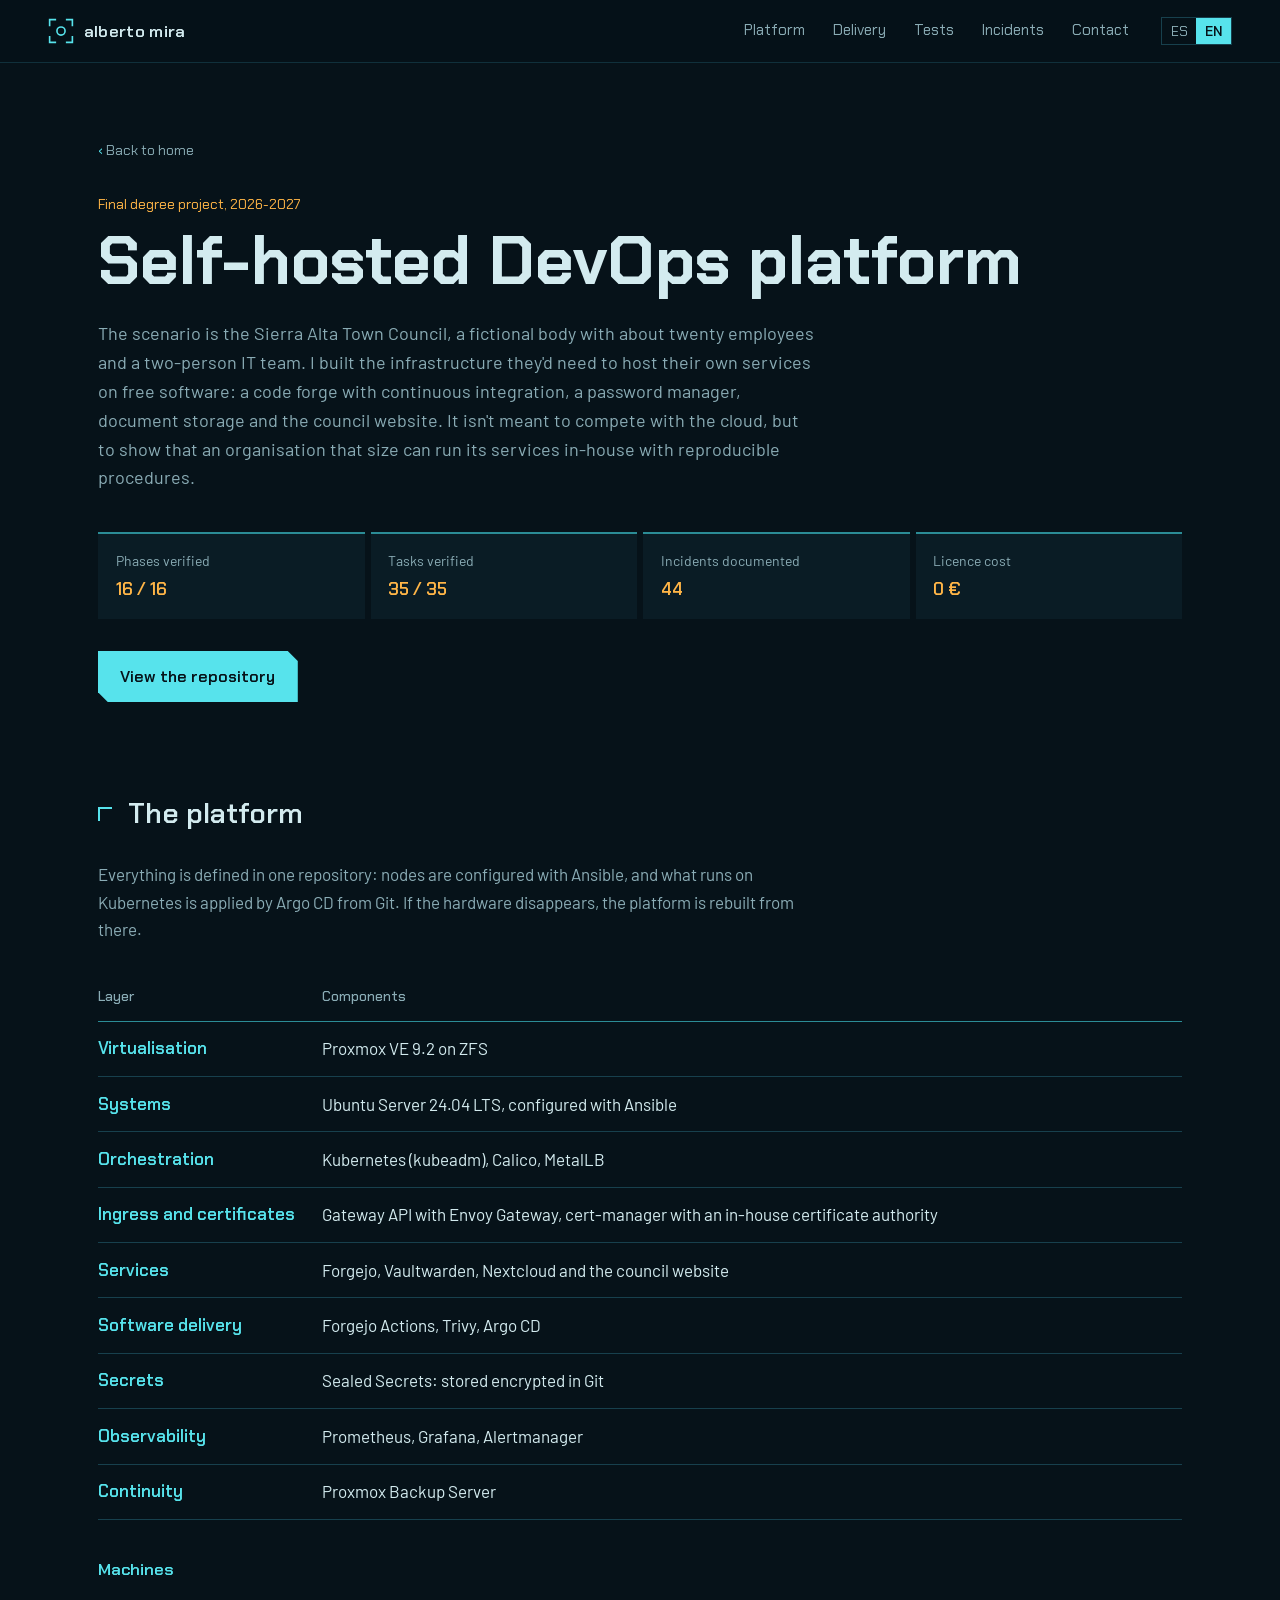
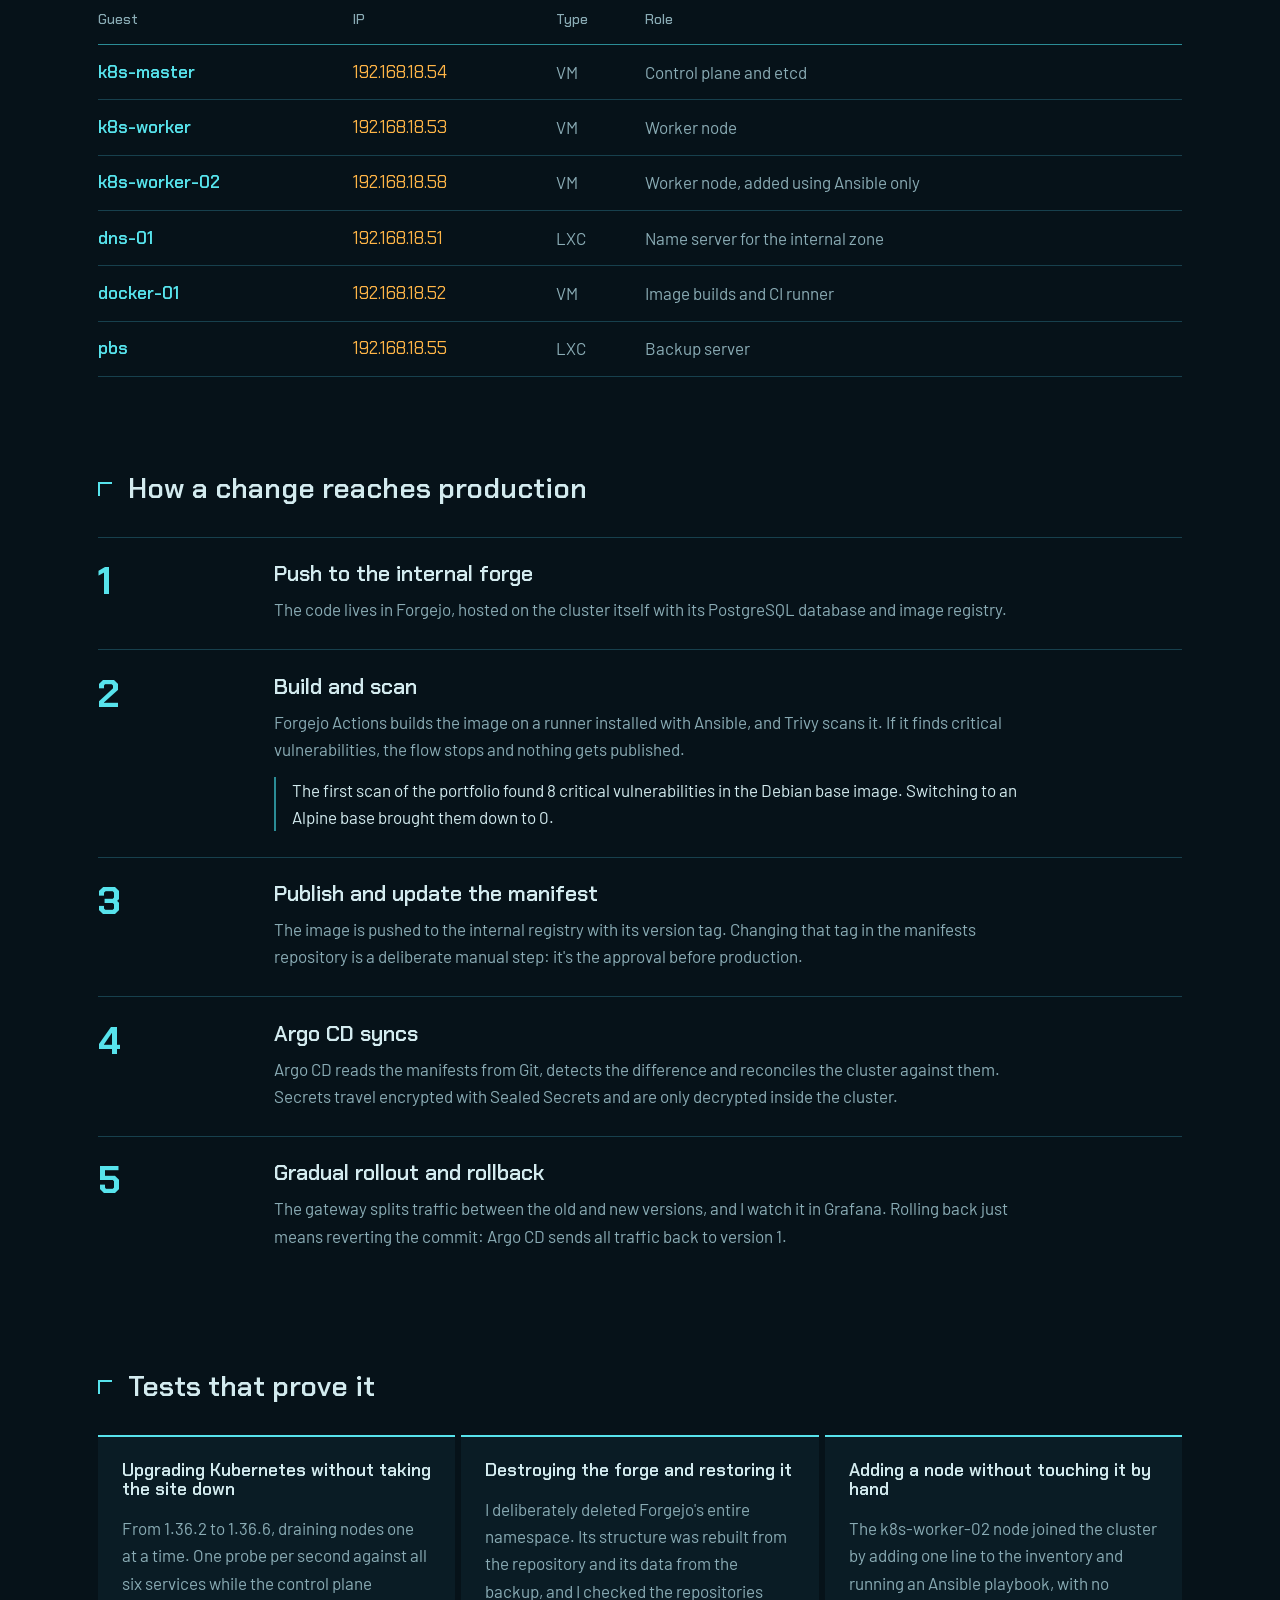
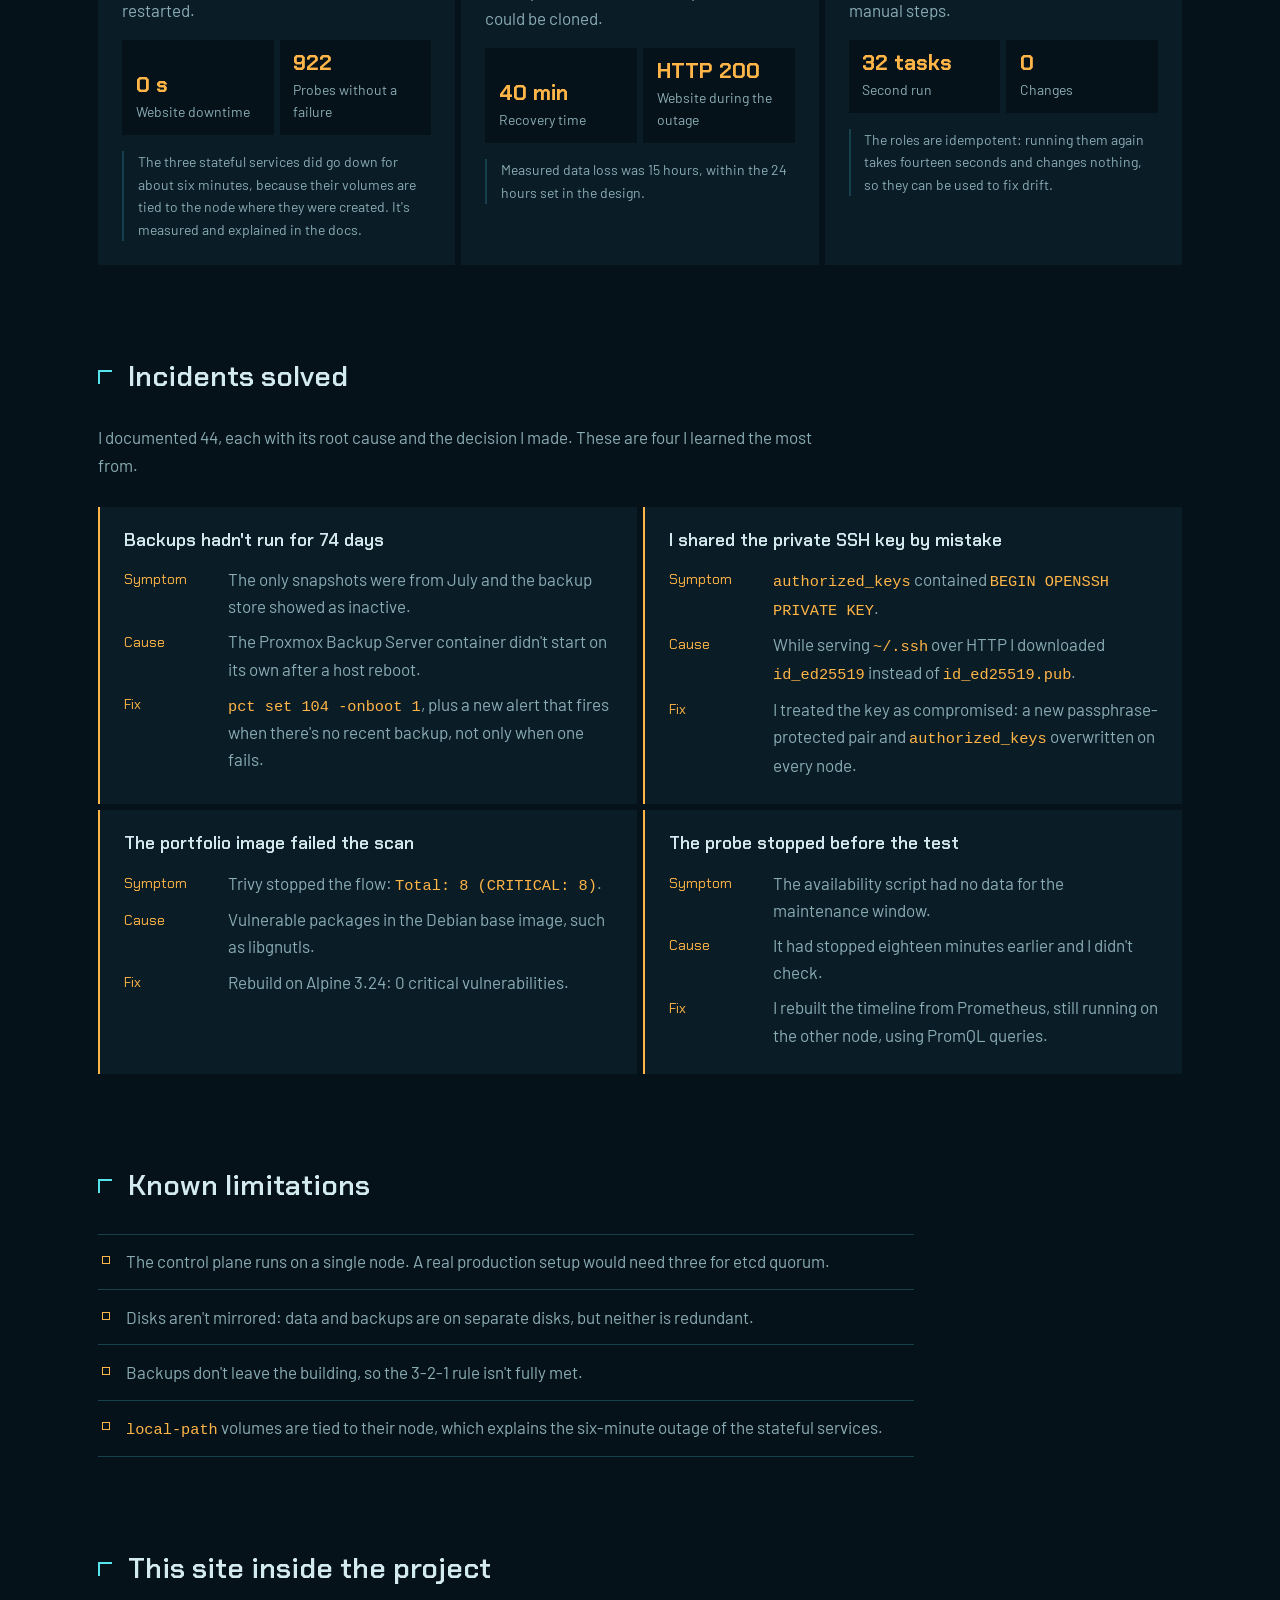
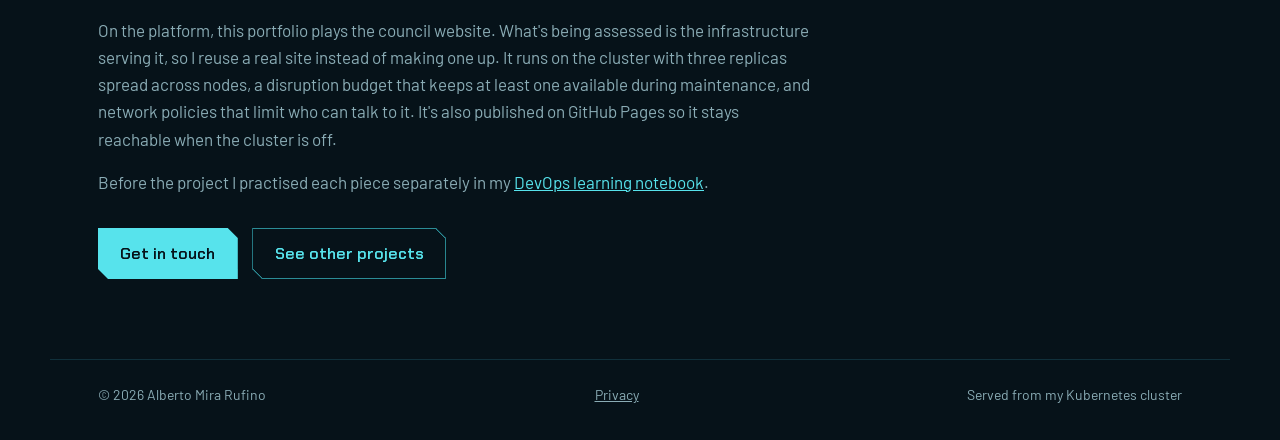
<file: proyectos/plataforma-devops.html>
<!DOCTYPE html>
<html lang="es"
      data-title-es="Plataforma DevOps autoalojada · Alberto Mira"
      data-title-en="Self-hosted DevOps platform · Alberto Mira">
<head>
  <meta charset="UTF-8" />
  <meta name="viewport" content="width=device-width, initial-scale=1.0" />
  <title>Plataforma DevOps autoalojada · Alberto Mira</title>
  <meta name="description" content="Proyecto intermodular de ASIR: plataforma autoalojada para un ayuntamiento con Kubernetes, Argo CD, Ansible, Forgejo y copias verificadas." />
  <link rel="icon" type="image/svg+xml" href="../favicon.svg" />

  <link rel="stylesheet" href="../css/hud.css" />
</head>
<body>

  <a class="skip" href="#contenido">
    <span lang="es">Saltar al contenido</span><span lang="en">Skip to content</span>
  </a>

  <header class="bar">
    <a href="../index.html" class="brand" aria-label="Alberto Mira, inicio">
      <svg class="brand-mark" viewBox="0 0 32 32" aria-hidden="true">
        <path d="M2 10V2h8M22 2h8v8M30 22v8h-8M10 30H2v-8" />
        <circle cx="16" cy="16" r="5" />
      </svg>
      <span>alberto mira</span>
    </a>

    <nav id="nav" class="nav" aria-label="En esta página">
      <a href="#plataforma"><span lang="es">Plataforma</span><span lang="en">Platform</span></a>
      <a href="#despliegue"><span lang="es">Despliegue</span><span lang="en">Delivery</span></a>
      <a href="#pruebas"><span lang="es">Pruebas</span><span lang="en">Tests</span></a>
      <a href="#incidencias"><span lang="es">Incidencias</span><span lang="en">Incidents</span></a>
      <a href="../index.html#contacto"><span lang="es">Contacto</span><span lang="en">Contact</span></a>
    </nav>

    <div class="bar-tools">
      <button class="lang" id="langToggle" type="button" aria-label="Cambiar idioma / Change language">
        <span class="lang-opt" data-l="es">ES</span><span class="lang-opt" data-l="en">EN</span>
      </button>
      <button class="menu" id="menuToggle" type="button" aria-expanded="false" aria-controls="nav">
        <span lang="es">Menú</span><span lang="en">Menu</span>
      </button>
    </div>
  </header>

  <main id="contenido">

    <!-- ============ CABECERA DEL CASO ============ -->
    <section class="case-head">
      <a class="back" href="../index.html">
        <span lang="es">Volver al inicio</span><span lang="en">Back to home</span>
      </a>
      <p class="kicker"><span lang="es">Proyecto intermodular de ASIR, curso 2026-2027</span><span lang="en">Final degree project, 2026-2027</span></p>
      <h1><span lang="es">Plataforma DevOps autoalojada</span><span lang="en">Self-hosted DevOps platform</span></h1>
      <p class="case-lead">
        <span lang="es">El supuesto es el Ayuntamiento de Sierra Alta, una entidad ficticia de unos veinte empleados con dos personas en informática. He montado la infraestructura que necesitarían para alojar sus propios servicios con software libre: forja de código con integración continua, gestor de contraseñas, almacenamiento de documentos y la web municipal. No pretende competir con la nube, sino demostrar que una organización así puede operar con medios propios y procedimientos reproducibles.</span>
        <span lang="en">The scenario is the Sierra Alta Town Council, a fictional body with about twenty employees and a two-person IT team. I built the infrastructure they'd need to host their own services on free software: a code forge with continuous integration, a password manager, document storage and the council website. It isn't meant to compete with the cloud, but to show that an organisation that size can run its services in-house with reproducible procedures.</span>
      </p>

      <dl class="facts">
        <div><dt><span lang="es">Fases verificadas</span><span lang="en">Phases verified</span></dt><dd>16 / 16</dd></div>
        <div><dt><span lang="es">Tareas verificadas</span><span lang="en">Tasks verified</span></dt><dd>35 / 35</dd></div>
        <div><dt><span lang="es">Incidencias documentadas</span><span lang="en">Incidents documented</span></dt><dd>44</dd></div>
        <div><dt><span lang="es">Coste de licencias</span><span lang="en">Licence cost</span></dt><dd>0 €</dd></div>
      </dl>

      <div class="actions">
        <a class="btn btn-solid" href="https://github.com/Xhinen/piasir-plataforma-devops" target="_blank" rel="noopener">
          <span lang="es">Ver el repositorio</span><span lang="en">View the repository</span>
        </a>
      </div>
    </section>

    <!-- ============ PLATAFORMA ============ -->
    <section class="block" id="plataforma" aria-labelledby="platTitle">
      <h2 id="platTitle"><span lang="es">La plataforma</span><span lang="en">The platform</span></h2>

      <p class="intro">
        <span lang="es">Toda la definición vive en un repositorio: los nodos se configuran con Ansible y lo que corre en Kubernetes lo aplica Argo CD desde Git. Si el hardware desaparece, la plataforma se reconstruye desde ahí.</span>
        <span lang="en">Everything is defined in one repository: nodes are configured with Ansible, and what runs on Kubernetes is applied by Argo CD from Git. If the hardware disappears, the platform is rebuilt from there.</span>
      </p>

      <div class="table-wrap">
        <table class="nodes layers">
          <thead>
            <tr>
              <th scope="col"><span lang="es">Capa</span><span lang="en">Layer</span></th>
              <th scope="col"><span lang="es">Componentes</span><span lang="en">Components</span></th>
            </tr>
          </thead>
          <tbody>
            <tr><th scope="row"><span lang="es">Virtualización</span><span lang="en">Virtualisation</span></th><td>Proxmox VE 9.2 <span lang="es">sobre</span><span lang="en">on</span> ZFS</td></tr>
            <tr><th scope="row"><span lang="es">Sistemas</span><span lang="en">Systems</span></th><td><span lang="es">Ubuntu Server 24.04 LTS, configurado con Ansible</span><span lang="en">Ubuntu Server 24.04 LTS, configured with Ansible</span></td></tr>
            <tr><th scope="row"><span lang="es">Orquestación</span><span lang="en">Orchestration</span></th><td>Kubernetes (kubeadm), Calico, MetalLB</td></tr>
            <tr><th scope="row"><span lang="es">Entrada y certificados</span><span lang="en">Ingress and certificates</span></th><td><span lang="es">Gateway API con Envoy Gateway, cert-manager con autoridad certificadora propia</span><span lang="en">Gateway API with Envoy Gateway, cert-manager with an in-house certificate authority</span></td></tr>
            <tr><th scope="row"><span lang="es">Servicios</span><span lang="en">Services</span></th><td><span lang="es">Forgejo, Vaultwarden, Nextcloud y la web municipal</span><span lang="en">Forgejo, Vaultwarden, Nextcloud and the council website</span></td></tr>
            <tr><th scope="row"><span lang="es">Entrega de software</span><span lang="en">Software delivery</span></th><td>Forgejo Actions, Trivy, Argo CD</td></tr>
            <tr><th scope="row"><span lang="es">Secretos</span><span lang="en">Secrets</span></th><td><span lang="es">Sealed Secrets: se versionan cifrados</span><span lang="en">Sealed Secrets: stored encrypted in Git</span></td></tr>
            <tr><th scope="row"><span lang="es">Observabilidad</span><span lang="en">Observability</span></th><td>Prometheus, Grafana, Alertmanager</td></tr>
            <tr><th scope="row"><span lang="es">Continuidad</span><span lang="en">Continuity</span></th><td>Proxmox Backup Server</td></tr>
          </tbody>
        </table>
      </div>

      <h3 class="sub"><span lang="es">Máquinas</span><span lang="en">Machines</span></h3>
      <div class="table-wrap">
        <table class="nodes">
          <thead>
            <tr>
              <th scope="col"><span lang="es">Invitado</span><span lang="en">Guest</span></th>
              <th scope="col">IP</th>
              <th scope="col"><span lang="es">Tipo</span><span lang="en">Type</span></th>
              <th scope="col"><span lang="es">Función</span><span lang="en">Role</span></th>
            </tr>
          </thead>
          <tbody>
            <tr><th scope="row">k8s-master</th><td>192.168.18.54</td><td>VM</td><td><span lang="es">Plano de control y etcd</span><span lang="en">Control plane and etcd</span></td></tr>
            <tr><th scope="row">k8s-worker</th><td>192.168.18.53</td><td>VM</td><td><span lang="es">Nodo de trabajo</span><span lang="en">Worker node</span></td></tr>
            <tr><th scope="row">k8s-worker-02</th><td>192.168.18.58</td><td>VM</td><td><span lang="es">Nodo de trabajo, dado de alta solo con Ansible</span><span lang="en">Worker node, added using Ansible only</span></td></tr>
            <tr><th scope="row">dns-01</th><td>192.168.18.51</td><td>LXC</td><td><span lang="es">Servidor de nombres de la zona interna</span><span lang="en">Name server for the internal zone</span></td></tr>
            <tr><th scope="row">docker-01</th><td>192.168.18.52</td><td>VM</td><td><span lang="es">Construcción de imágenes y ejecutor de CI</span><span lang="en">Image builds and CI runner</span></td></tr>
            <tr><th scope="row">pbs</th><td>192.168.18.55</td><td>LXC</td><td><span lang="es">Servidor de copias de seguridad</span><span lang="en">Backup server</span></td></tr>
          </tbody>
        </table>
      </div>
    </section>

    <!-- ============ DESPLIEGUE ============ -->
    <section class="block" id="despliegue" aria-labelledby="flowTitle">
      <h2 id="flowTitle"><span lang="es">Cómo llega un cambio a producción</span><span lang="en">How a change reaches production</span></h2>

      <ol class="phase-log">
        <li class="done">
          <div class="pl-side"><span class="pl-no">1</span></div>
          <div class="pl-main">
            <h3><span lang="es">Push a la forja interna</span><span lang="en">Push to the internal forge</span></h3>
            <p><span lang="es">El código vive en Forgejo, alojado en el propio clúster con su base de datos PostgreSQL y su registro de imágenes.</span><span lang="en">The code lives in Forgejo, hosted on the cluster itself with its PostgreSQL database and image registry.</span></p>
          </div>
        </li>
        <li class="done">
          <div class="pl-side"><span class="pl-no">2</span></div>
          <div class="pl-main">
            <h3><span lang="es">Construcción y análisis</span><span lang="en">Build and scan</span></h3>
            <p><span lang="es">Forgejo Actions construye la imagen en un ejecutor instalado con Ansible y Trivy la analiza. Si encuentra vulnerabilidades críticas, el flujo se detiene y no se publica nada.</span><span lang="en">Forgejo Actions builds the image on a runner installed with Ansible, and Trivy scans it. If it finds critical vulnerabilities, the flow stops and nothing gets published.</span></p>
            <p class="decision"><span lang="es">El primer análisis del portfolio encontró 8 vulnerabilidades críticas en la imagen base de Debian. Al cambiar a una base Alpine bajaron a 0.</span><span lang="en">The first scan of the portfolio found 8 critical vulnerabilities in the Debian base image. Switching to an Alpine base brought them down to 0.</span></p>
          </div>
        </li>
        <li class="done">
          <div class="pl-side"><span class="pl-no">3</span></div>
          <div class="pl-main">
            <h3><span lang="es">Publicación y actualización del manifiesto</span><span lang="en">Publish and update the manifest</span></h3>
            <p><span lang="es">La imagen se publica en el registro interno con su etiqueta de versión. Cambiar esa etiqueta en el repositorio de manifiestos es, a propósito, un paso manual: es la aprobación antes de pasar a producción.</span><span lang="en">The image is pushed to the internal registry with its version tag. Changing that tag in the manifests repository is a deliberate manual step: it's the approval before production.</span></p>
          </div>
        </li>
        <li class="done">
          <div class="pl-side"><span class="pl-no">4</span></div>
          <div class="pl-main">
            <h3><span lang="es">Argo CD sincroniza</span><span lang="en">Argo CD syncs</span></h3>
            <p><span lang="es">Argo CD lee los manifiestos de Git, detecta la diferencia y reconcilia el clúster con ellos. Los secretos viajan cifrados con Sealed Secrets y solo se descifran dentro del clúster.</span><span lang="en">Argo CD reads the manifests from Git, detects the difference and reconciles the cluster against them. Secrets travel encrypted with Sealed Secrets and are only decrypted inside the cluster.</span></p>
          </div>
        </li>
        <li class="done">
          <div class="pl-side"><span class="pl-no">5</span></div>
          <div class="pl-main">
            <h3><span lang="es">Reparto progresivo y reversión</span><span lang="en">Gradual rollout and rollback</span></h3>
            <p><span lang="es">La pasarela reparte el tráfico entre la versión anterior y la nueva, y lo observo en Grafana. Para volver atrás basta con revertir el commit: Argo CD devuelve todo el tráfico a la versión 1.</span><span lang="en">The gateway splits traffic between the old and new versions, and I watch it in Grafana. Rolling back just means reverting the commit: Argo CD sends all traffic back to version 1.</span></p>
          </div>
        </li>
      </ol>
    </section>

    <!-- ============ PRUEBAS ============ -->
    <section class="block" id="pruebas" aria-labelledby="testTitle">
      <h2 id="testTitle"><span lang="es">Pruebas que lo demuestran</span><span lang="en">Tests that prove it</span></h2>

      <div class="tests">
        <article class="test">
          <h3><span lang="es">Actualizar Kubernetes sin cortar la web</span><span lang="en">Upgrading Kubernetes without taking the site down</span></h3>
          <p><span lang="es">De la versión 1.36.2 a la 1.36.6, drenando los nodos de uno en uno. Una sonda por segundo contra los seis servicios mientras se reiniciaba el plano de control.</span><span lang="en">From 1.36.2 to 1.36.6, draining nodes one at a time. One probe per second against all six services while the control plane restarted.</span></p>
          <dl class="readings">
            <div><dt><span lang="es">Corte de la web</span><span lang="en">Website downtime</span></dt><dd>0 s</dd></div>
            <div><dt><span lang="es">Sondas sin fallo</span><span lang="en">Probes without a failure</span></dt><dd>922</dd></div>
          </dl>
          <p class="note"><span lang="es">Los tres servicios con datos sí se cortaron unos seis minutos, porque sus volúmenes están atados al nodo donde se crearon. Está medido y explicado en la documentación.</span><span lang="en">The three stateful services did go down for about six minutes, because their volumes are tied to the node where they were created. It's measured and explained in the docs.</span></p>
        </article>

        <article class="test">
          <h3><span lang="es">Destruir la forja y restaurarla</span><span lang="en">Destroying the forge and restoring it</span></h3>
          <p><span lang="es">Borré a propósito todo el espacio de nombres de Forgejo. La estructura se reconstruyó desde el repositorio y los datos desde la copia de seguridad, y comprobé que los repositorios se podían clonar.</span><span lang="en">I deliberately deleted Forgejo's entire namespace. Its structure was rebuilt from the repository and its data from the backup, and I checked the repositories could be cloned.</span></p>
          <dl class="readings">
            <div><dt><span lang="es">Tiempo de recuperación</span><span lang="en">Recovery time</span></dt><dd>40 min</dd></div>
            <div><dt><span lang="es">Web durante la caída</span><span lang="en">Website during the outage</span></dt><dd>HTTP 200</dd></div>
          </dl>
          <p class="note"><span lang="es">La pérdida de datos medida fue de 15 horas, dentro de las 24 horas fijadas en el diseño.</span><span lang="en">Measured data loss was 15 hours, within the 24 hours set in the design.</span></p>
        </article>

        <article class="test">
          <h3><span lang="es">Dar de alta un nodo sin tocarlo a mano</span><span lang="en">Adding a node without touching it by hand</span></h3>
          <p><span lang="es">El nodo k8s-worker-02 se incorporó al clúster añadiendo una línea al inventario y ejecutando un playbook de Ansible, sin ningún paso manual.</span><span lang="en">The k8s-worker-02 node joined the cluster by adding one line to the inventory and running an Ansible playbook, with no manual steps.</span></p>
          <dl class="readings">
            <div><dt><span lang="es">Segunda ejecución</span><span lang="en">Second run</span></dt><dd>32 <span lang="es">tareas</span><span lang="en">tasks</span></dd></div>
            <div><dt><span lang="es">Cambios</span><span lang="en">Changes</span></dt><dd>0</dd></div>
          </dl>
          <p class="note"><span lang="es">Los roles son idempotentes: volver a ejecutarlos tarda catorce segundos y no cambia nada, así que se pueden usar para corregir desviaciones.</span><span lang="en">The roles are idempotent: running them again takes fourteen seconds and changes nothing, so they can be used to fix drift.</span></p>
        </article>
      </div>
    </section>

    <!-- ============ INCIDENCIAS ============ -->
    <section class="block" id="incidencias" aria-labelledby="incTitle">
      <h2 id="incTitle"><span lang="es">Incidencias resueltas</span><span lang="en">Incidents solved</span></h2>
      <p class="intro">
        <span lang="es">Documenté 44, cada una con su causa raíz y la decisión que tomé. Estas son cuatro de las que más aprendí.</span>
        <span lang="en">I documented 44, each with its root cause and the decision I made. These are four I learned the most from.</span>
      </p>

      <div class="incidents">
        <article class="inc">
          <h3><span lang="es">Las copias llevaban 74 días sin hacerse</span><span lang="en">Backups hadn't run for 74 days</span></h3>
          <dl>
            <dt><span lang="es">Síntoma</span><span lang="en">Symptom</span></dt>
            <dd><span lang="es">Los únicos snapshots eran de julio y el almacén de copias figuraba como inactivo.</span><span lang="en">The only snapshots were from July and the backup store showed as inactive.</span></dd>
            <dt><span lang="es">Causa</span><span lang="en">Cause</span></dt>
            <dd><span lang="es">El contenedor de Proxmox Backup Server no arrancaba solo tras reiniciar el servidor.</span><span lang="en">The Proxmox Backup Server container didn't start on its own after a host reboot.</span></dd>
            <dt><span lang="es">Solución</span><span lang="en">Fix</span></dt>
            <dd><span lang="es"><code>pct set 104 -onboot 1</code> y una alerta nueva que avisa si no hay ninguna copia reciente, no solo si una falla.</span><span lang="en"><code>pct set 104 -onboot 1</code>, plus a new alert that fires when there's no recent backup, not only when one fails.</span></dd>
          </dl>
        </article>

        <article class="inc">
          <h3><span lang="es">Distribuí la clave SSH privada por error</span><span lang="en">I shared the private SSH key by mistake</span></h3>
          <dl>
            <dt><span lang="es">Síntoma</span><span lang="en">Symptom</span></dt>
            <dd><span lang="es"><code>authorized_keys</code> contenía <code>BEGIN OPENSSH PRIVATE KEY</code>.</span><span lang="en"><code>authorized_keys</code> contained <code>BEGIN OPENSSH PRIVATE KEY</code>.</span></dd>
            <dt><span lang="es">Causa</span><span lang="en">Cause</span></dt>
            <dd><span lang="es">Al servir <code>~/.ssh</code> por HTTP descargué <code>id_ed25519</code> en vez de <code>id_ed25519.pub</code>.</span><span lang="en">While serving <code>~/.ssh</code> over HTTP I downloaded <code>id_ed25519</code> instead of <code>id_ed25519.pub</code>.</span></dd>
            <dt><span lang="es">Solución</span><span lang="en">Fix</span></dt>
            <dd><span lang="es">Di la clave por comprometida: par nuevo con frase de paso y <code>authorized_keys</code> sobrescrito en todos los nodos.</span><span lang="en">I treated the key as compromised: a new passphrase-protected pair and <code>authorized_keys</code> overwritten on every node.</span></dd>
          </dl>
        </article>

        <article class="inc">
          <h3><span lang="es">La imagen del portfolio no pasaba el análisis</span><span lang="en">The portfolio image failed the scan</span></h3>
          <dl>
            <dt><span lang="es">Síntoma</span><span lang="en">Symptom</span></dt>
            <dd><span lang="es">Trivy detuvo el flujo: <code>Total: 8 (CRITICAL: 8)</code>.</span><span lang="en">Trivy stopped the flow: <code>Total: 8 (CRITICAL: 8)</code>.</span></dd>
            <dt><span lang="es">Causa</span><span lang="en">Cause</span></dt>
            <dd><span lang="es">Paquetes vulnerables de la imagen base de Debian, como libgnutls.</span><span lang="en">Vulnerable packages in the Debian base image, such as libgnutls.</span></dd>
            <dt><span lang="es">Solución</span><span lang="en">Fix</span></dt>
            <dd><span lang="es">Reconstruir sobre Alpine 3.24: 0 vulnerabilidades críticas.</span><span lang="en">Rebuild on Alpine 3.24: 0 critical vulnerabilities.</span></dd>
          </dl>
        </article>

        <article class="inc">
          <h3><span lang="es">El medidor se paró antes de la prueba</span><span lang="en">The probe stopped before the test</span></h3>
          <dl>
            <dt><span lang="es">Síntoma</span><span lang="en">Symptom</span></dt>
            <dd><span lang="es">El script de disponibilidad no tenía datos de la ventana de mantenimiento.</span><span lang="en">The availability script had no data for the maintenance window.</span></dd>
            <dt><span lang="es">Causa</span><span lang="en">Cause</span></dt>
            <dd><span lang="es">Se había detenido dieciocho minutos antes y no lo comprobé.</span><span lang="en">It had stopped eighteen minutes earlier and I didn't check.</span></dd>
            <dt><span lang="es">Solución</span><span lang="en">Fix</span></dt>
            <dd><span lang="es">Reconstruí la cronología desde Prometheus, que seguía funcionando en el otro nodo, con consultas PromQL.</span><span lang="en">I rebuilt the timeline from Prometheus, still running on the other node, using PromQL queries.</span></dd>
          </dl>
        </article>
      </div>
    </section>

    <!-- ============ LIMITACIONES ============ -->
    <section class="block" aria-labelledby="limTitle">
      <h2 id="limTitle"><span lang="es">Limitaciones conocidas</span><span lang="en">Known limitations</span></h2>
      <ul class="limits">
        <li><span lang="es">El plano de control está en un solo nodo. En producción real harían falta tres por el quórum de etcd.</span><span lang="en">The control plane runs on a single node. A real production setup would need three for etcd quorum.</span></li>
        <li><span lang="es">Los discos no están en espejo: datos y copias van en discos distintos, pero ninguno tiene redundancia.</span><span lang="en">Disks aren't mirrored: data and backups are on separate disks, but neither is redundant.</span></li>
        <li><span lang="es">Las copias no salen del edificio, así que la regla 3-2-1 queda incompleta.</span><span lang="en">Backups don't leave the building, so the 3-2-1 rule isn't fully met.</span></li>
        <li><span lang="es">Los volúmenes <code>local-path</code> están atados al nodo, y eso explica los seis minutos de corte de los servicios con datos.</span><span lang="en"><code>local-path</code> volumes are tied to their node, which explains the six-minute outage of the stateful services.</span></li>
      </ul>
    </section>

    <!-- ============ ESTA WEB ============ -->
    <section class="block case-end" aria-labelledby="webTitle">
      <h2 id="webTitle"><span lang="es">Esta web dentro del proyecto</span><span lang="en">This site inside the project</span></h2>
      <p>
        <span lang="es">En la plataforma, este portfolio hace de web municipal. Lo que se evalúa es la infraestructura que la sirve, así que reutilizo una web real en lugar de inventar otra. Corre en el clúster con tres réplicas repartidas entre nodos, un presupuesto de interrupción que mantiene al menos una disponible durante el mantenimiento y políticas de red que limitan quién puede hablar con ella. También está publicada en GitHub Pages, para que siga accesible cuando apago el clúster.</span>
        <span lang="en">On the platform, this portfolio plays the council website. What's being assessed is the infrastructure serving it, so I reuse a real site instead of making one up. It runs on the cluster with three replicas spread across nodes, a disruption budget that keeps at least one available during maintenance, and network policies that limit who can talk to it. It's also published on GitHub Pages so it stays reachable when the cluster is off.</span>
      </p>
      <p>
        <span lang="es">Antes del proyecto preparé cada pieza por separado en mi <a href="https://github.com/Xhinen/devops-notas" target="_blank" rel="noopener">cuaderno de aprendizaje DevOps</a>.</span>
        <span lang="en">Before the project I practised each piece separately in my <a href="https://github.com/Xhinen/devops-notas" target="_blank" rel="noopener">DevOps learning notebook</a>.</span>
      </p>
      <div class="actions">
        <a class="btn btn-solid" href="../index.html#contacto"><span lang="es">Contactar</span><span lang="en">Get in touch</span></a>
        <a class="btn btn-line" href="../index.html#proyectos"><span lang="es">Ver otros proyectos</span><span lang="en">See other projects</span></a>
      </div>
    </section>

  </main>


  <footer class="foot">
    <p>© 2026 Alberto Mira Rufino</p>
    <p><a href="../privacidad.html"><span lang="es">Privacidad</span><span lang="en">Privacy</span></a></p>
    <p class="host-info">
      <span lang="es" data-host-es>Publicada en GitHub Pages y en mi clúster Kubernetes</span>
      <span lang="en" data-host-en>Published on GitHub Pages and on my Kubernetes cluster</span>
    </p>
  </footer>

  <script src="../js/main.js"></script>
</body>
</html>
</file>
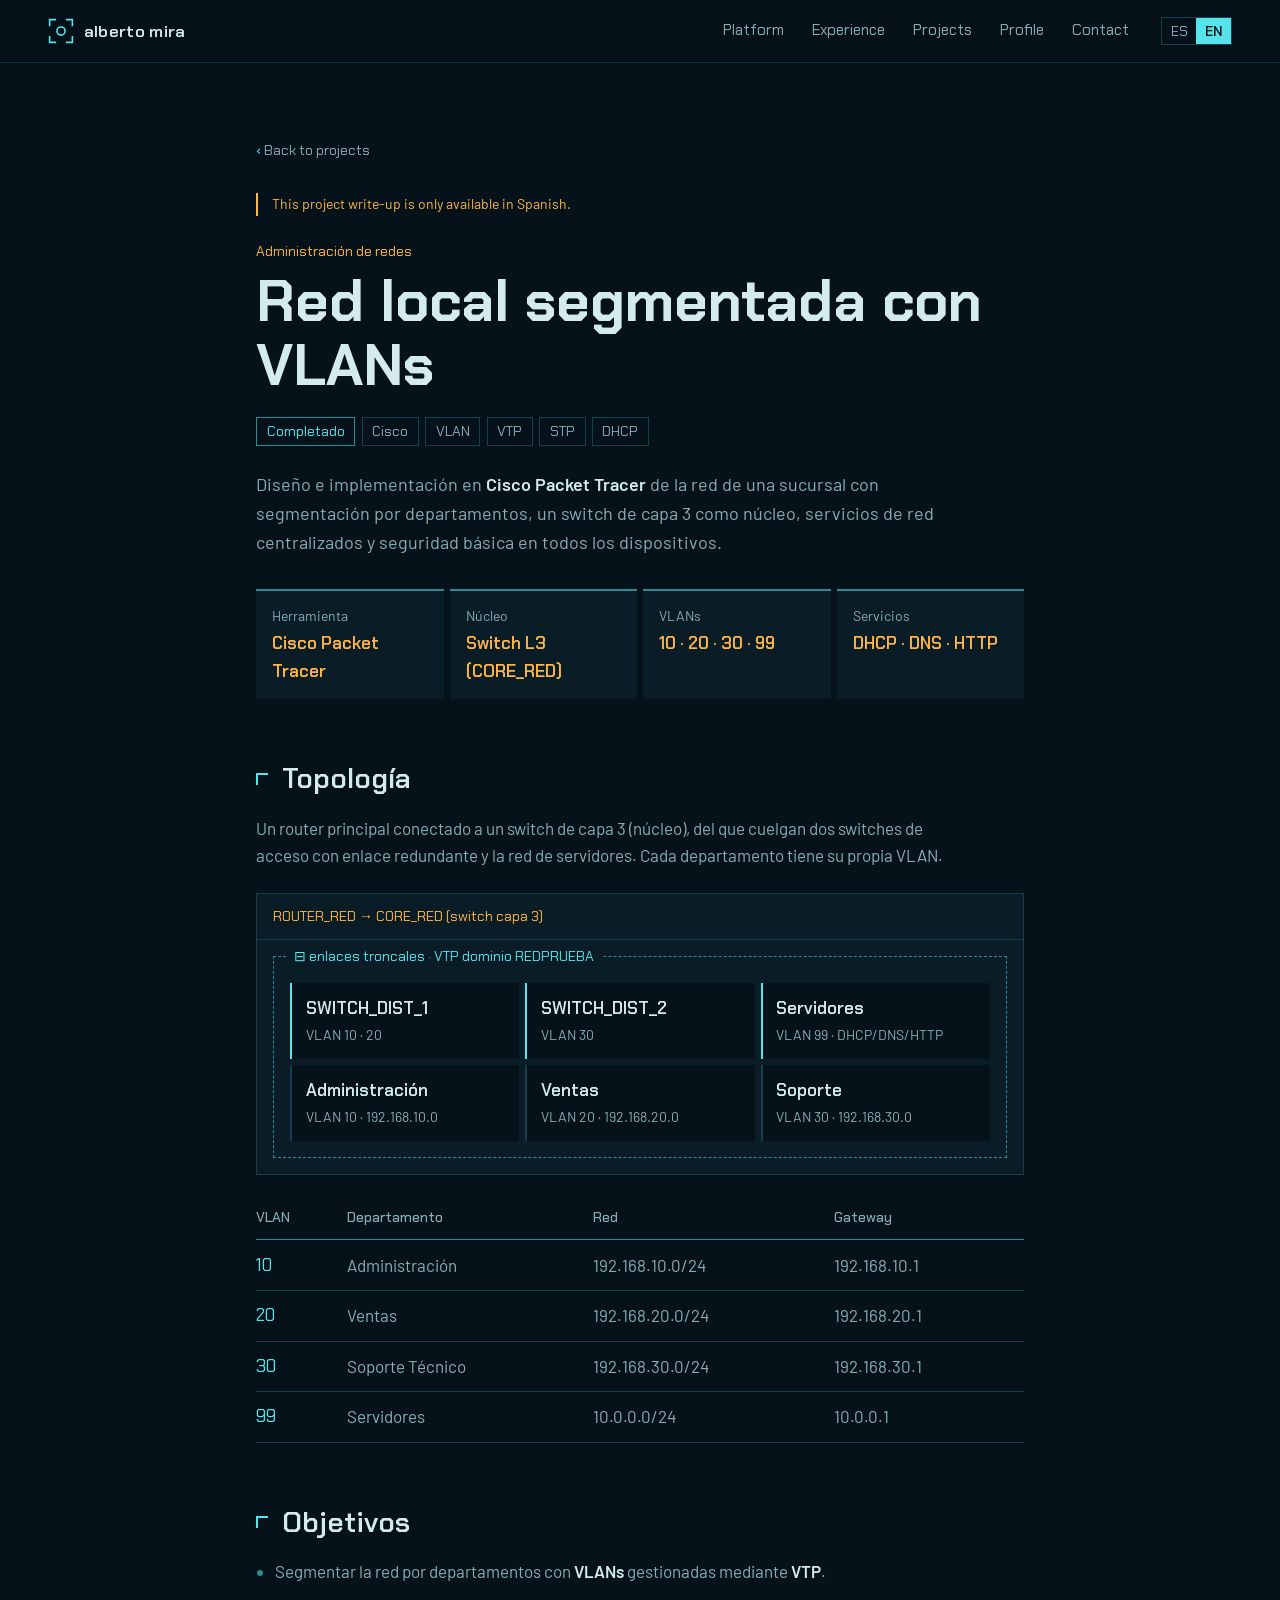
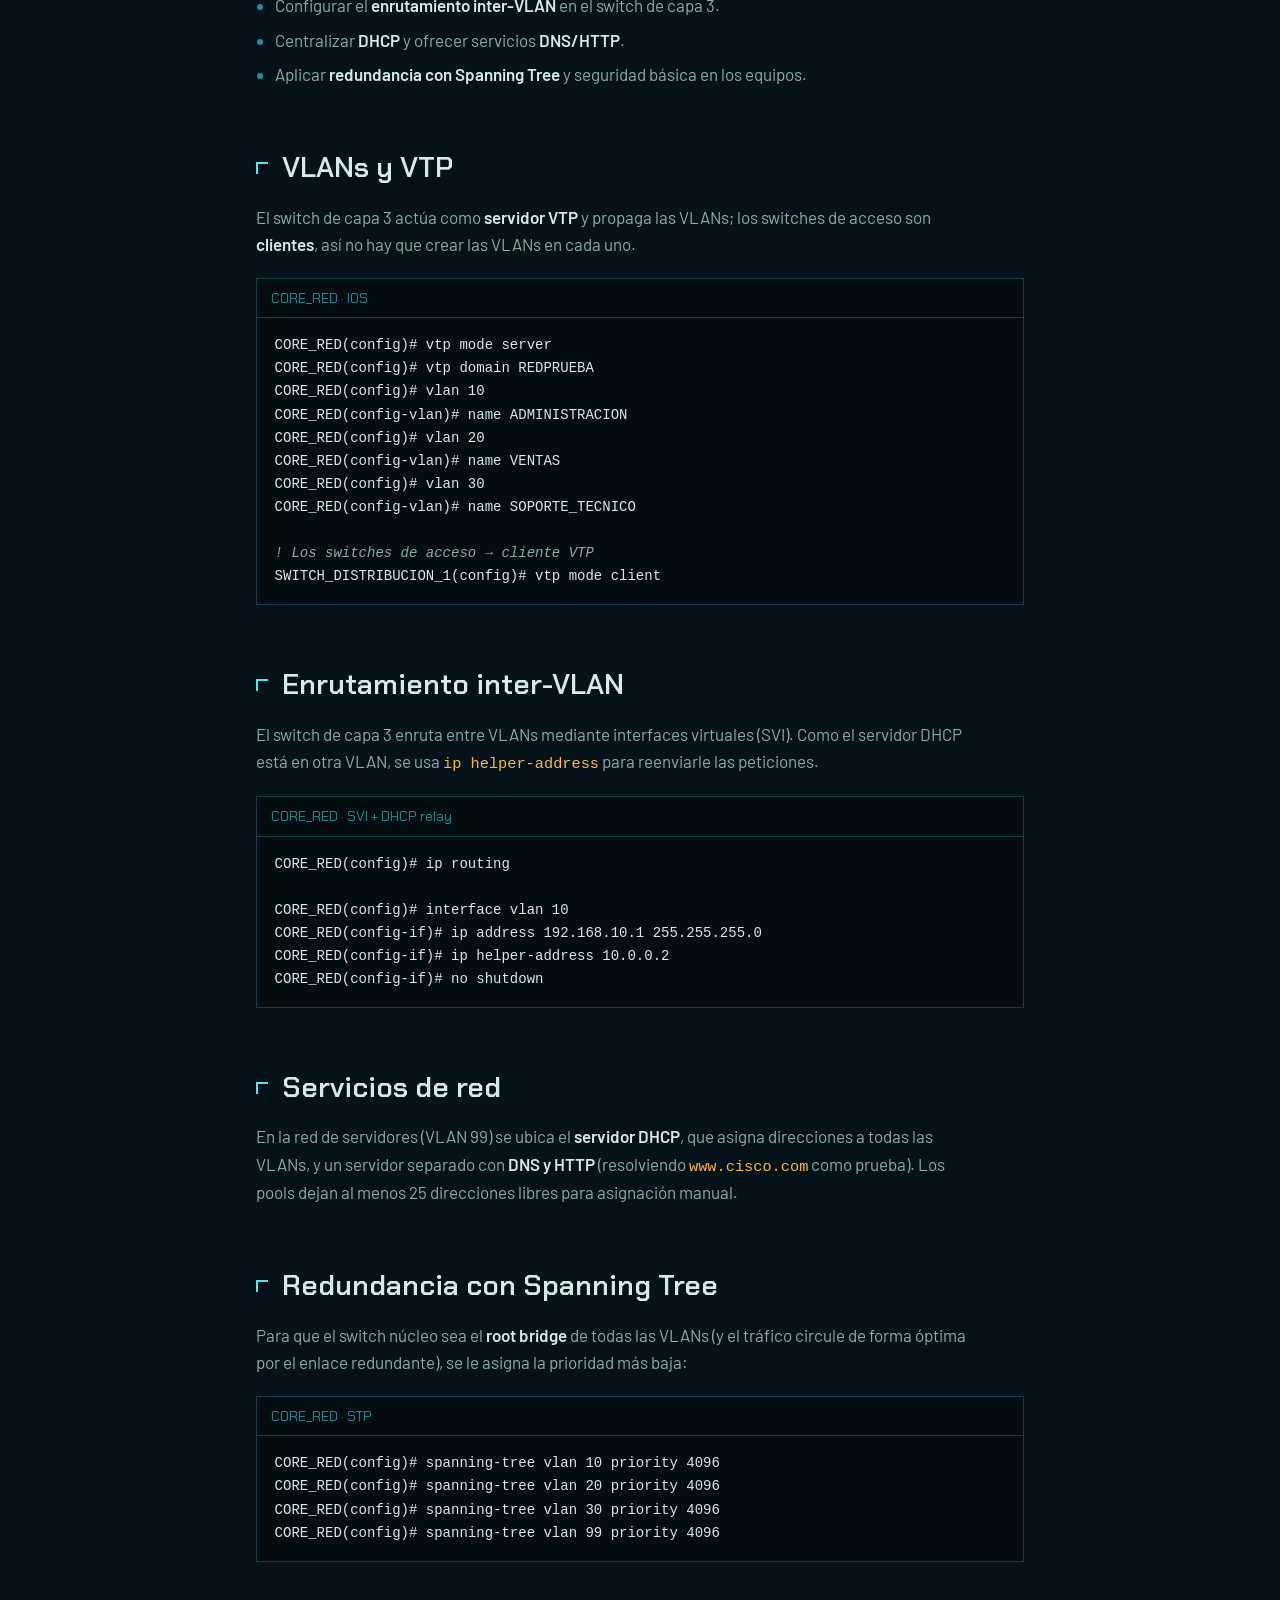
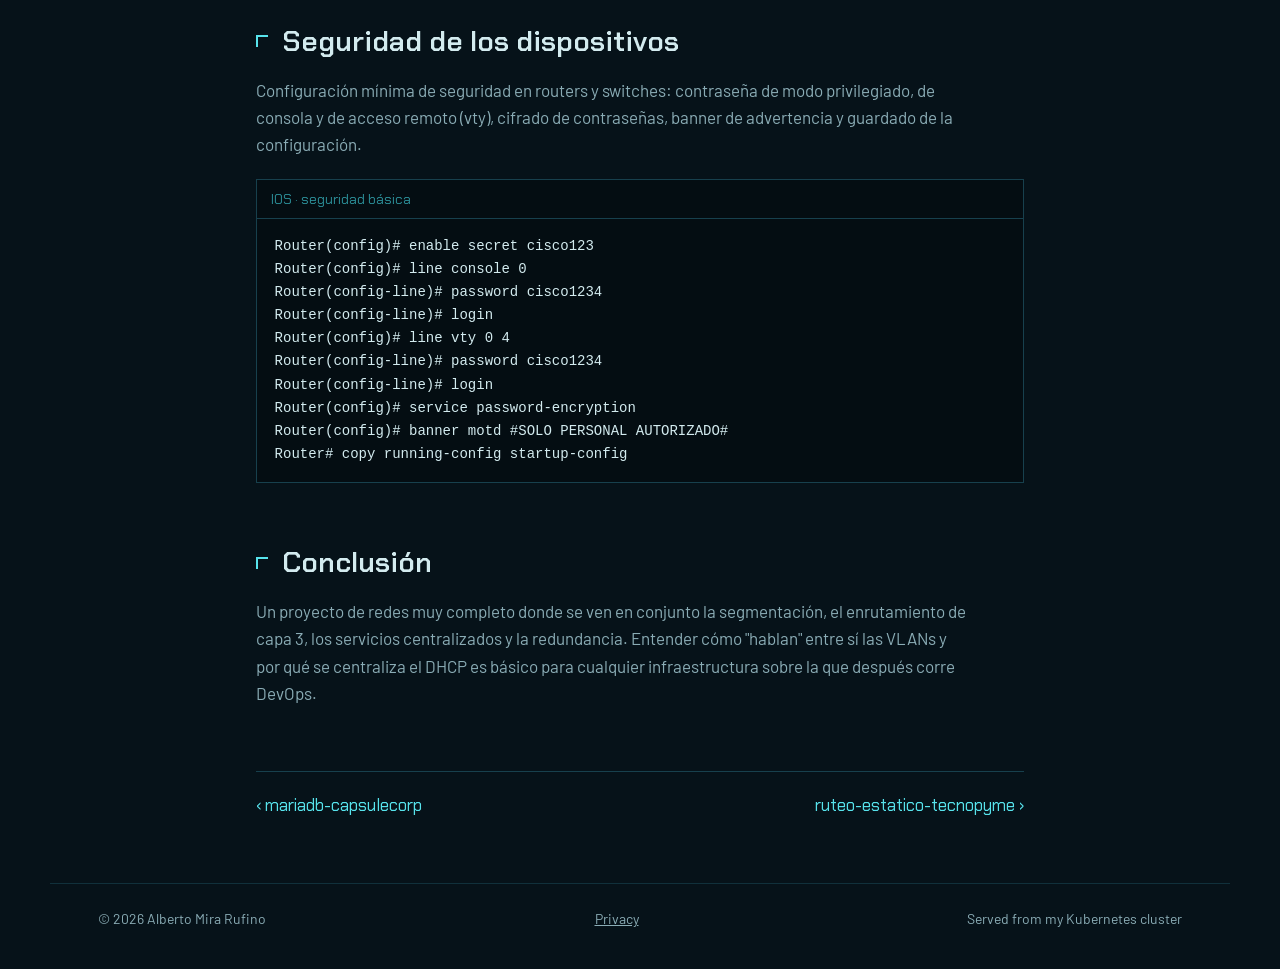
<file: proyectos/red-vlans-sucursal.html>
<!DOCTYPE html>
<html lang="es">
<head>
  <meta charset="UTF-8" />
  <meta name="viewport" content="width=device-width, initial-scale=1.0" />
  <title>red-vlans-sucursal — Red local con VLANs · Alberto Mira</title>

  <link rel="icon" type="image/svg+xml" href="../favicon.svg" />

  <link rel="stylesheet" href="../css/hud.css" />
</head>
<body>

  <a class="skip" href="#contenido">
    <span lang="es">Saltar al contenido</span><span lang="en">Skip to content</span>
  </a>

  <header class="bar">
    <a href="../index.html" class="brand" aria-label="Alberto Mira, inicio">
      <svg class="brand-mark" viewBox="0 0 32 32" aria-hidden="true">
        <path d="M2 10V2h8M22 2h8v8M30 22v8h-8M10 30H2v-8" />
        <circle cx="16" cy="16" r="5" />
      </svg>
      <span>alberto mira</span>
    </a>

    <nav id="nav" class="nav" aria-label="Principal">
      <a href="../index.html#plataforma"><span lang="es">Plataforma</span><span lang="en">Platform</span></a>
      <a href="../index.html#experiencia"><span lang="es">Experiencia</span><span lang="en">Experience</span></a>
      <a href="../index.html#proyectos"><span lang="es">Proyectos</span><span lang="en">Projects</span></a>
      <a href="../index.html#perfil"><span lang="es">Perfil</span><span lang="en">Profile</span></a>
      <a href="../index.html#contacto"><span lang="es">Contacto</span><span lang="en">Contact</span></a>
    </nav>

    <div class="bar-tools">
      <button class="lang" id="langToggle" type="button" aria-label="Cambiar idioma / Change language">
        <span class="lang-opt" data-l="es">ES</span><span class="lang-opt" data-l="en">EN</span>
      </button>
      <button class="menu" id="menuToggle" type="button" aria-expanded="false" aria-controls="nav">
        <span lang="es">Menú</span><span lang="en">Menu</span>
      </button>
    </div>
  </header>


  <main class="detail" id="contenido">

    <!-- Cabecera -->
    <a class="back" href="../index.html#proyectos">
      <span lang="es">Volver a proyectos</span><span lang="en">Back to projects</span>
    </a>
    <p class="lang-note" lang="en">This project write-up is only available in Spanish.</p>

    <p class="detail-module">Administración de redes</p>
    <h1 class="detail-title">Red local segmentada con VLANs</h1>

    <div class="detail-meta">
      <span class="deploy-badge ok">Completado</span>
      <span class="dtag">Cisco</span>
      <span class="dtag">VLAN</span>
      <span class="dtag">VTP</span>
      <span class="dtag">STP</span>
      <span class="dtag">DHCP</span>
    </div>

    <p class="detail-lead">Diseño e implementación en <strong>Cisco Packet Tracer</strong> de la red de una sucursal con segmentación por departamentos, un switch de capa 3 como núcleo, servicios de red centralizados y seguridad básica en todos los dispositivos.</p>

    <div class="detail-facts">
      <div class="fact"><div class="k">Herramienta</div><div class="v">Cisco Packet Tracer</div></div>
      <div class="fact"><div class="k">Núcleo</div><div class="v">Switch L3 (CORE_RED)</div></div>
      <div class="fact"><div class="k">VLANs</div><div class="v">10 · 20 · 30 · 99</div></div>
      <div class="fact"><div class="k">Servicios</div><div class="v">DHCP · DNS · HTTP</div></div>
    </div>

    <!-- Topología -->
    <section class="detail-section">
      <h2>Topología</h2>
      <p>Un router principal conectado a un switch de capa 3 (núcleo), del que cuelgan dos switches de acceso con enlace redundante y la red de servidores. Cada departamento tiene su propia VLAN.</p>

      <div class="arch">
        <div class="arch-head">ROUTER_RED → CORE_RED (switch capa 3)</div>
        <div class="arch-firewall">
          <span class="arch-label">⊟ enlaces troncales · VTP dominio REDPRUEBA</span>

          <div class="arch-row">
            <div class="arch-box info">SWITCH_DIST_1<span>VLAN 10 · 20</span></div>
            <div class="arch-box info">SWITCH_DIST_2<span>VLAN 30</span></div>
            <div class="arch-box green">Servidores<span>VLAN 99 · DHCP/DNS/HTTP</span></div>
          </div>

          <div class="arch-row">
            <div class="arch-box ghost">Administración<span>VLAN 10 · 192.168.10.0</span></div>
            <div class="arch-box ghost">Ventas<span>VLAN 20 · 192.168.20.0</span></div>
            <div class="arch-box ghost">Soporte<span>VLAN 30 · 192.168.30.0</span></div>
          </div>
        </div>
      </div>

      <table class="info-table">
        <thead>
          <tr><th>VLAN</th><th>Departamento</th><th>Red</th><th>Gateway</th></tr>
        </thead>
        <tbody>
          <tr><td>10</td><td>Administración</td><td>192.168.10.0/24</td><td>192.168.10.1</td></tr>
          <tr><td>20</td><td>Ventas</td><td>192.168.20.0/24</td><td>192.168.20.1</td></tr>
          <tr><td>30</td><td>Soporte Técnico</td><td>192.168.30.0/24</td><td>192.168.30.1</td></tr>
          <tr><td>99</td><td>Servidores</td><td>10.0.0.0/24</td><td>10.0.0.1</td></tr>
        </tbody>
      </table>
    </section>

    <!-- Objetivos -->
    <section class="detail-section">
      <h2>Objetivos</h2>
      <ul>
        <li>Segmentar la red por departamentos con <strong>VLANs</strong> gestionadas mediante <strong>VTP</strong>.</li>
        <li>Configurar el <strong>enrutamiento inter-VLAN</strong> en el switch de capa 3.</li>
        <li>Centralizar <strong>DHCP</strong> y ofrecer servicios <strong>DNS/HTTP</strong>.</li>
        <li>Aplicar <strong>redundancia con Spanning Tree</strong> y seguridad básica en los equipos.</li>
      </ul>
    </section>

    <!-- 1. VLANs y VTP -->
    <section class="detail-section">
      <h2>VLANs y VTP</h2>
      <p>El switch de capa 3 actúa como <strong>servidor VTP</strong> y propaga las VLANs; los switches de acceso son <strong>clientes</strong>, así no hay que crear las VLANs en cada uno.</p>

      <div class="code">
        <div class="code-bar"><span class="cdot r"></span><span class="cdot y"></span><span class="cdot g"></span><span class="code-title">CORE_RED · IOS</span></div>
<pre class="code-body">CORE_RED(config)# vtp mode server
CORE_RED(config)# vtp domain REDPRUEBA
CORE_RED(config)# vlan 10
CORE_RED(config-vlan)# name ADMINISTRACION
CORE_RED(config)# vlan 20
CORE_RED(config-vlan)# name VENTAS
CORE_RED(config)# vlan 30
CORE_RED(config-vlan)# name SOPORTE_TECNICO

<span class="comment">! Los switches de acceso → cliente VTP</span>
SWITCH_DISTRIBUCION_1(config)# vtp mode client</pre>
      </div>
    </section>

    <!-- 2. Inter-VLAN -->
    <section class="detail-section">
      <h2>Enrutamiento inter-VLAN</h2>
      <p>El switch de capa 3 enruta entre VLANs mediante interfaces virtuales (SVI). Como el servidor DHCP está en otra VLAN, se usa <code>ip helper-address</code> para reenviarle las peticiones.</p>

      <div class="code">
        <div class="code-bar"><span class="cdot r"></span><span class="cdot y"></span><span class="cdot g"></span><span class="code-title">CORE_RED · SVI + DHCP relay</span></div>
<pre class="code-body">CORE_RED(config)# ip routing

CORE_RED(config)# interface vlan 10
CORE_RED(config-if)# ip address 192.168.10.1 255.255.255.0
CORE_RED(config-if)# ip helper-address 10.0.0.2
CORE_RED(config-if)# no shutdown</pre>
      </div>
    </section>

    <!-- 3. Servicios -->
    <section class="detail-section">
      <h2>Servicios de red</h2>
      <p>En la red de servidores (VLAN 99) se ubica el <strong>servidor DHCP</strong>, que asigna direcciones a todas las VLANs, y un servidor separado con <strong>DNS y HTTP</strong> (resolviendo <code>www.cisco.com</code> como prueba). Los pools dejan al menos 25 direcciones libres para asignación manual.</p>
    </section>

    <!-- 4. STP -->
    <section class="detail-section">
      <h2>Redundancia con Spanning Tree</h2>
      <p>Para que el switch núcleo sea el <strong>root bridge</strong> de todas las VLANs (y el tráfico circule de forma óptima por el enlace redundante), se le asigna la prioridad más baja:</p>

      <div class="code">
        <div class="code-bar"><span class="cdot r"></span><span class="cdot y"></span><span class="cdot g"></span><span class="code-title">CORE_RED · STP</span></div>
<pre class="code-body">CORE_RED(config)# spanning-tree vlan 10 priority 4096
CORE_RED(config)# spanning-tree vlan 20 priority 4096
CORE_RED(config)# spanning-tree vlan 30 priority 4096
CORE_RED(config)# spanning-tree vlan 99 priority 4096</pre>
      </div>
    </section>

    <!-- 5. Seguridad -->
    <section class="detail-section">
      <h2>Seguridad de los dispositivos</h2>
      <p>Configuración mínima de seguridad en routers y switches: contraseña de modo privilegiado, de consola y de acceso remoto (vty), cifrado de contraseñas, banner de advertencia y guardado de la configuración.</p>

      <div class="code">
        <div class="code-bar"><span class="cdot r"></span><span class="cdot y"></span><span class="cdot g"></span><span class="code-title">IOS · seguridad básica</span></div>
<pre class="code-body">Router(config)# enable secret cisco123
Router(config)# line console 0
Router(config-line)# password cisco1234
Router(config-line)# login
Router(config)# line vty 0 4
Router(config-line)# password cisco1234
Router(config-line)# login
Router(config)# service password-encryption
Router(config)# banner motd #SOLO PERSONAL AUTORIZADO#
Router# copy running-config startup-config</pre>
      </div>
    </section>

    <!-- Conclusión -->
    <section class="detail-section">
      <h2>Conclusión</h2>
      <p>Un proyecto de redes muy completo donde se ven en conjunto la segmentación, el enrutamiento de capa 3, los servicios centralizados y la redundancia. Entender cómo "hablan" entre sí las VLANs y por qué se centraliza el DHCP es básico para cualquier infraestructura sobre la que después corre DevOps.</p>
    </section>

    <div class="detail-foot-nav">
      <a href="mariadb-capsulecorp.html">‹ mariadb-capsulecorp</a>
      <a href="ruteo-estatico-tecnopyme.html">ruteo-estatico-tecnopyme ›</a>
    </div>

  </main>

  <footer class="foot">
    <p>© 2026 Alberto Mira Rufino</p>
    <p><a href="../privacidad.html"><span lang="es">Privacidad</span><span lang="en">Privacy</span></a></p>
    <p class="host-info">
      <span lang="es" data-host-es>Publicada en GitHub Pages y en mi clúster Kubernetes</span>
      <span lang="en" data-host-en>Published on GitHub Pages and on my Kubernetes cluster</span>
    </p>
  </footer>

  <script src="../js/main.js"></script>
</body>
</html>
</file>
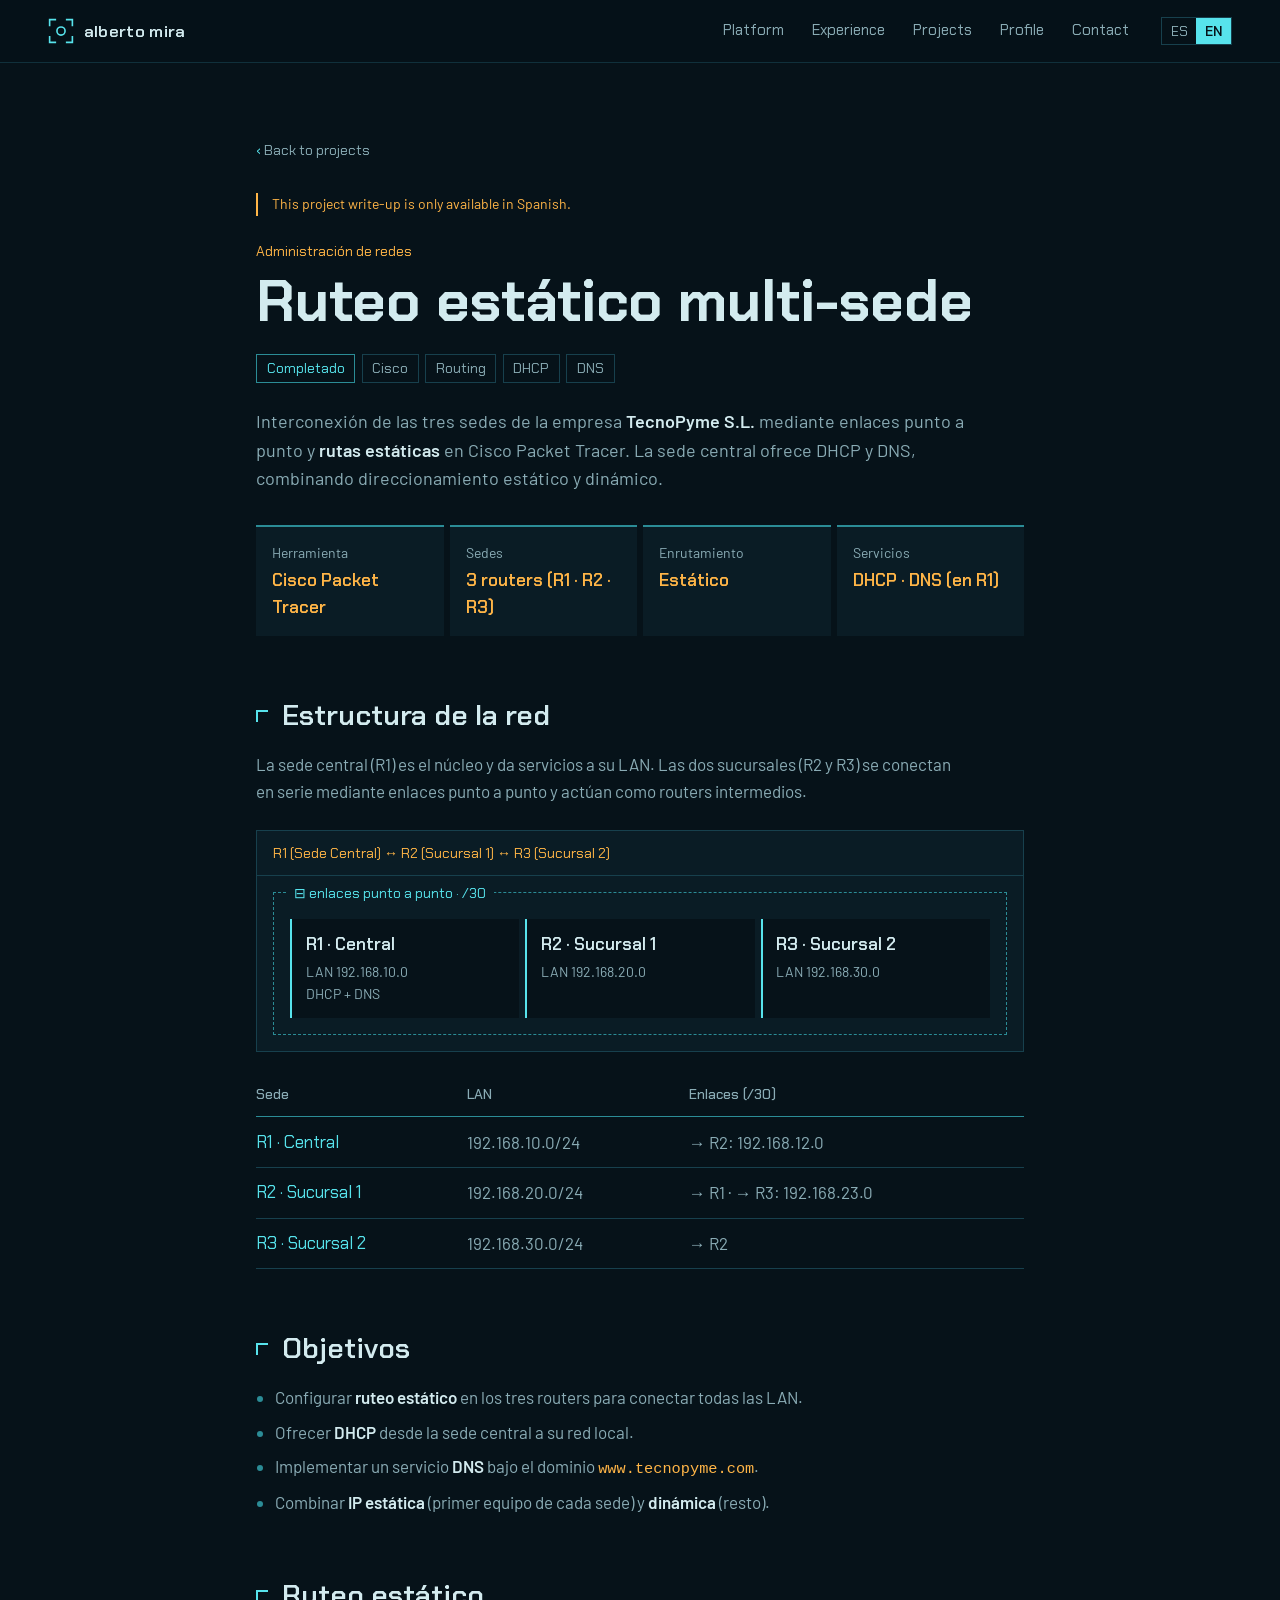
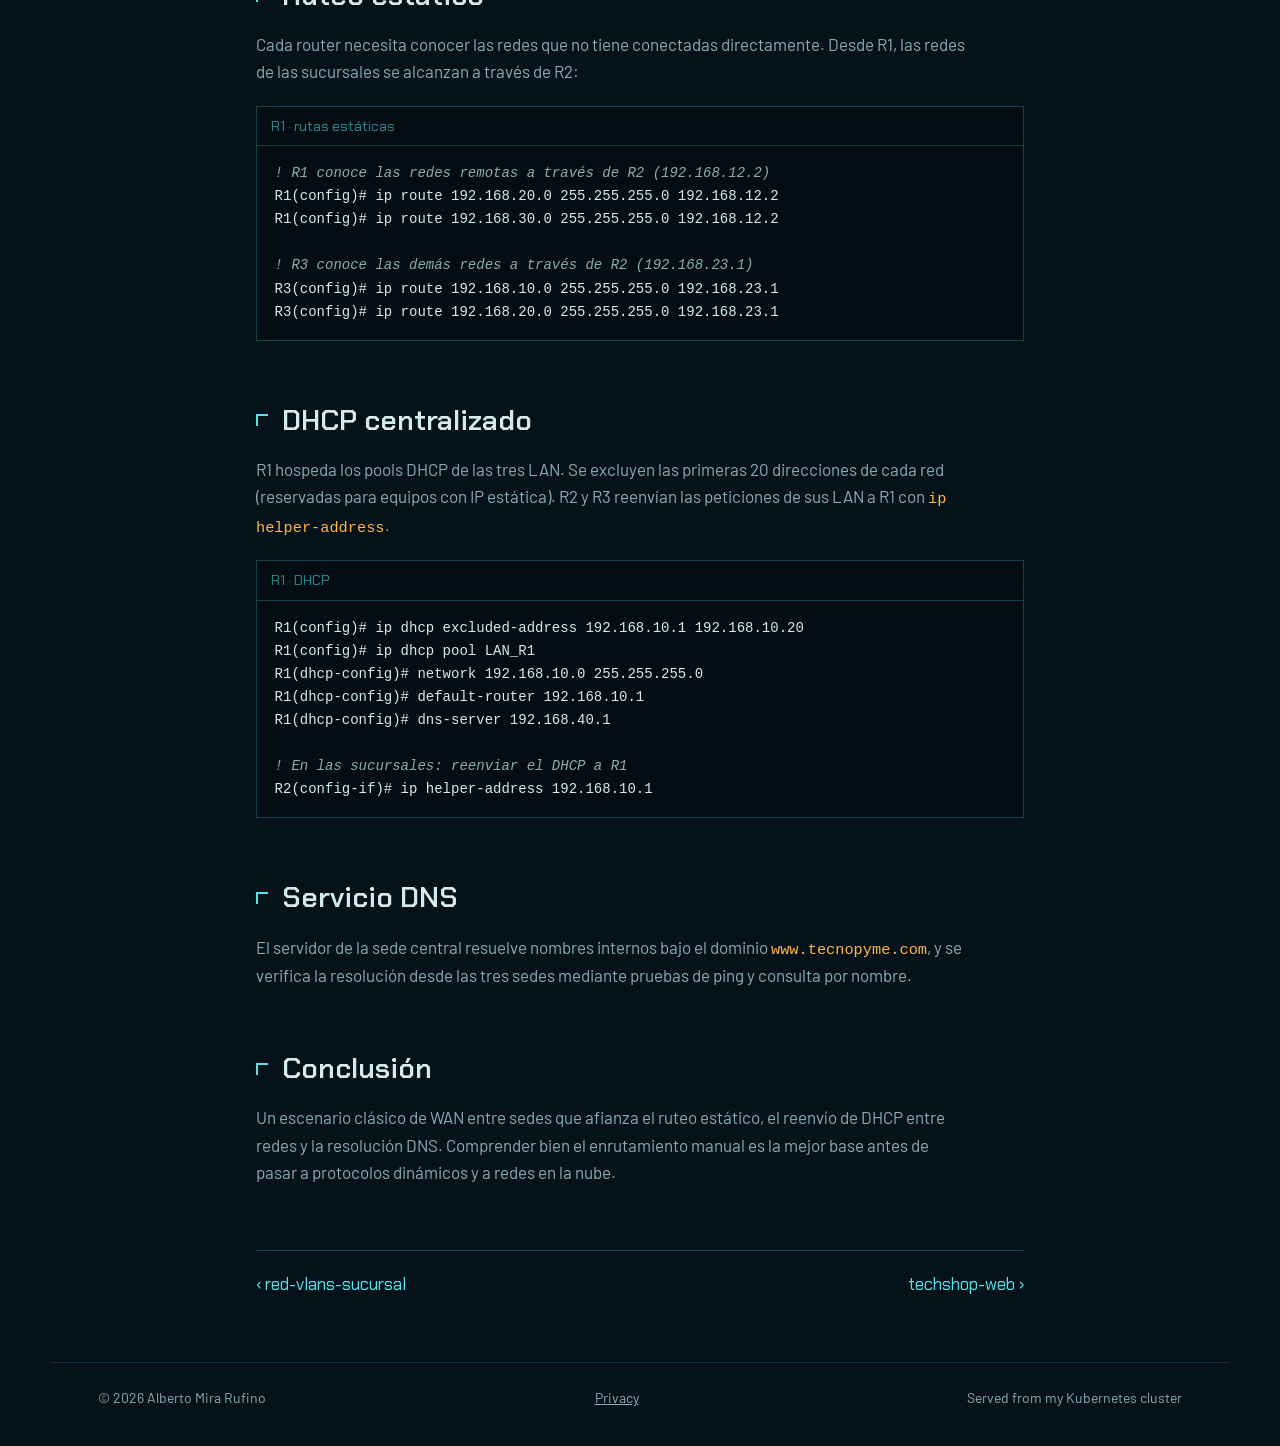
<file: proyectos/ruteo-estatico-tecnopyme.html>
<!DOCTYPE html>
<html lang="es">
<head>
  <meta charset="UTF-8" />
  <meta name="viewport" content="width=device-width, initial-scale=1.0" />
  <title>ruteo-estatico-tecnopyme — Ruteo estático multi-sede · Alberto Mira</title>

  <link rel="icon" type="image/svg+xml" href="../favicon.svg" />

  <link rel="stylesheet" href="../css/hud.css" />
</head>
<body>

  <a class="skip" href="#contenido">
    <span lang="es">Saltar al contenido</span><span lang="en">Skip to content</span>
  </a>

  <header class="bar">
    <a href="../index.html" class="brand" aria-label="Alberto Mira, inicio">
      <svg class="brand-mark" viewBox="0 0 32 32" aria-hidden="true">
        <path d="M2 10V2h8M22 2h8v8M30 22v8h-8M10 30H2v-8" />
        <circle cx="16" cy="16" r="5" />
      </svg>
      <span>alberto mira</span>
    </a>

    <nav id="nav" class="nav" aria-label="Principal">
      <a href="../index.html#plataforma"><span lang="es">Plataforma</span><span lang="en">Platform</span></a>
      <a href="../index.html#experiencia"><span lang="es">Experiencia</span><span lang="en">Experience</span></a>
      <a href="../index.html#proyectos"><span lang="es">Proyectos</span><span lang="en">Projects</span></a>
      <a href="../index.html#perfil"><span lang="es">Perfil</span><span lang="en">Profile</span></a>
      <a href="../index.html#contacto"><span lang="es">Contacto</span><span lang="en">Contact</span></a>
    </nav>

    <div class="bar-tools">
      <button class="lang" id="langToggle" type="button" aria-label="Cambiar idioma / Change language">
        <span class="lang-opt" data-l="es">ES</span><span class="lang-opt" data-l="en">EN</span>
      </button>
      <button class="menu" id="menuToggle" type="button" aria-expanded="false" aria-controls="nav">
        <span lang="es">Menú</span><span lang="en">Menu</span>
      </button>
    </div>
  </header>


  <main class="detail" id="contenido">

    <!-- Cabecera -->
    <a class="back" href="../index.html#proyectos">
      <span lang="es">Volver a proyectos</span><span lang="en">Back to projects</span>
    </a>
    <p class="lang-note" lang="en">This project write-up is only available in Spanish.</p>

    <p class="detail-module">Administración de redes</p>
    <h1 class="detail-title">Ruteo estático multi-sede</h1>

    <div class="detail-meta">
      <span class="deploy-badge ok">Completado</span>
      <span class="dtag">Cisco</span>
      <span class="dtag">Routing</span>
      <span class="dtag">DHCP</span>
      <span class="dtag">DNS</span>
    </div>

    <p class="detail-lead">Interconexión de las tres sedes de la empresa <strong>TecnoPyme S.L.</strong> mediante enlaces punto a punto y <strong>rutas estáticas</strong> en Cisco Packet Tracer. La sede central ofrece DHCP y DNS, combinando direccionamiento estático y dinámico.</p>

    <div class="detail-facts">
      <div class="fact"><div class="k">Herramienta</div><div class="v">Cisco Packet Tracer</div></div>
      <div class="fact"><div class="k">Sedes</div><div class="v">3 routers (R1 · R2 · R3)</div></div>
      <div class="fact"><div class="k">Enrutamiento</div><div class="v">Estático</div></div>
      <div class="fact"><div class="k">Servicios</div><div class="v">DHCP · DNS (en R1)</div></div>
    </div>

    <!-- Topología -->
    <section class="detail-section">
      <h2>Estructura de la red</h2>
      <p>La sede central (R1) es el núcleo y da servicios a su LAN. Las dos sucursales (R2 y R3) se conectan en serie mediante enlaces punto a punto y actúan como routers intermedios.</p>

      <div class="arch">
        <div class="arch-head">R1 (Sede Central) ↔ R2 (Sucursal 1) ↔ R3 (Sucursal 2)</div>
        <div class="arch-firewall">
          <span class="arch-label">⊟ enlaces punto a punto · /30</span>
          <div class="arch-row">
            <div class="arch-box green">R1 · Central<span>LAN 192.168.10.0<br>DHCP + DNS</span></div>
            <div class="arch-box info">R2 · Sucursal 1<span>LAN 192.168.20.0</span></div>
            <div class="arch-box info">R3 · Sucursal 2<span>LAN 192.168.30.0</span></div>
          </div>
        </div>
      </div>

      <table class="info-table">
        <thead>
          <tr><th>Sede</th><th>LAN</th><th>Enlaces (/30)</th></tr>
        </thead>
        <tbody>
          <tr><td>R1 · Central</td><td>192.168.10.0/24</td><td>→ R2: 192.168.12.0</td></tr>
          <tr><td>R2 · Sucursal 1</td><td>192.168.20.0/24</td><td>→ R1 · → R3: 192.168.23.0</td></tr>
          <tr><td>R3 · Sucursal 2</td><td>192.168.30.0/24</td><td>→ R2</td></tr>
        </tbody>
      </table>
    </section>

    <!-- Objetivos -->
    <section class="detail-section">
      <h2>Objetivos</h2>
      <ul>
        <li>Configurar <strong>ruteo estático</strong> en los tres routers para conectar todas las LAN.</li>
        <li>Ofrecer <strong>DHCP</strong> desde la sede central a su red local.</li>
        <li>Implementar un servicio <strong>DNS</strong> bajo el dominio <code>www.tecnopyme.com</code>.</li>
        <li>Combinar <strong>IP estática</strong> (primer equipo de cada sede) y <strong>dinámica</strong> (resto).</li>
      </ul>
    </section>

    <!-- 1. Ruteo -->
    <section class="detail-section">
      <h2>Ruteo estático</h2>
      <p>Cada router necesita conocer las redes que no tiene conectadas directamente. Desde R1, las redes de las sucursales se alcanzan a través de R2:</p>

      <div class="code">
        <div class="code-bar"><span class="cdot r"></span><span class="cdot y"></span><span class="cdot g"></span><span class="code-title">R1 · rutas estáticas</span></div>
<pre class="code-body"><span class="comment">! R1 conoce las redes remotas a través de R2 (192.168.12.2)</span>
R1(config)# ip route 192.168.20.0 255.255.255.0 192.168.12.2
R1(config)# ip route 192.168.30.0 255.255.255.0 192.168.12.2

<span class="comment">! R3 conoce las demás redes a través de R2 (192.168.23.1)</span>
R3(config)# ip route 192.168.10.0 255.255.255.0 192.168.23.1
R3(config)# ip route 192.168.20.0 255.255.255.0 192.168.23.1</pre>
      </div>
    </section>

    <!-- 2. DHCP -->
    <section class="detail-section">
      <h2>DHCP centralizado</h2>
      <p>R1 hospeda los pools DHCP de las tres LAN. Se excluyen las primeras 20 direcciones de cada red (reservadas para equipos con IP estática). R2 y R3 reenvían las peticiones de sus LAN a R1 con <code>ip helper-address</code>.</p>

      <div class="code">
        <div class="code-bar"><span class="cdot r"></span><span class="cdot y"></span><span class="cdot g"></span><span class="code-title">R1 · DHCP</span></div>
<pre class="code-body">R1(config)# ip dhcp excluded-address 192.168.10.1 192.168.10.20
R1(config)# ip dhcp pool LAN_R1
R1(dhcp-config)# network 192.168.10.0 255.255.255.0
R1(dhcp-config)# default-router 192.168.10.1
R1(dhcp-config)# dns-server 192.168.40.1

<span class="comment">! En las sucursales: reenviar el DHCP a R1</span>
R2(config-if)# ip helper-address 192.168.10.1</pre>
      </div>
    </section>

    <!-- 3. DNS -->
    <section class="detail-section">
      <h2>Servicio DNS</h2>
      <p>El servidor de la sede central resuelve nombres internos bajo el dominio <code>www.tecnopyme.com</code>, y se verifica la resolución desde las tres sedes mediante pruebas de ping y consulta por nombre.</p>
    </section>

    <!-- Conclusión -->
    <section class="detail-section">
      <h2>Conclusión</h2>
      <p>Un escenario clásico de WAN entre sedes que afianza el ruteo estático, el reenvío de DHCP entre redes y la resolución DNS. Comprender bien el enrutamiento manual es la mejor base antes de pasar a protocolos dinámicos y a redes en la nube.</p>
    </section>

    <div class="detail-foot-nav">
      <a href="red-vlans-sucursal.html">‹ red-vlans-sucursal</a>
      <a href="techshop-web.html">techshop-web ›</a>
    </div>

  </main>

  <footer class="foot">
    <p>© 2026 Alberto Mira Rufino</p>
    <p><a href="../privacidad.html"><span lang="es">Privacidad</span><span lang="en">Privacy</span></a></p>
    <p class="host-info">
      <span lang="es" data-host-es>Publicada en GitHub Pages y en mi clúster Kubernetes</span>
      <span lang="en" data-host-en>Published on GitHub Pages and on my Kubernetes cluster</span>
    </p>
  </footer>

  <script src="../js/main.js"></script>
</body>
</html>
</file>
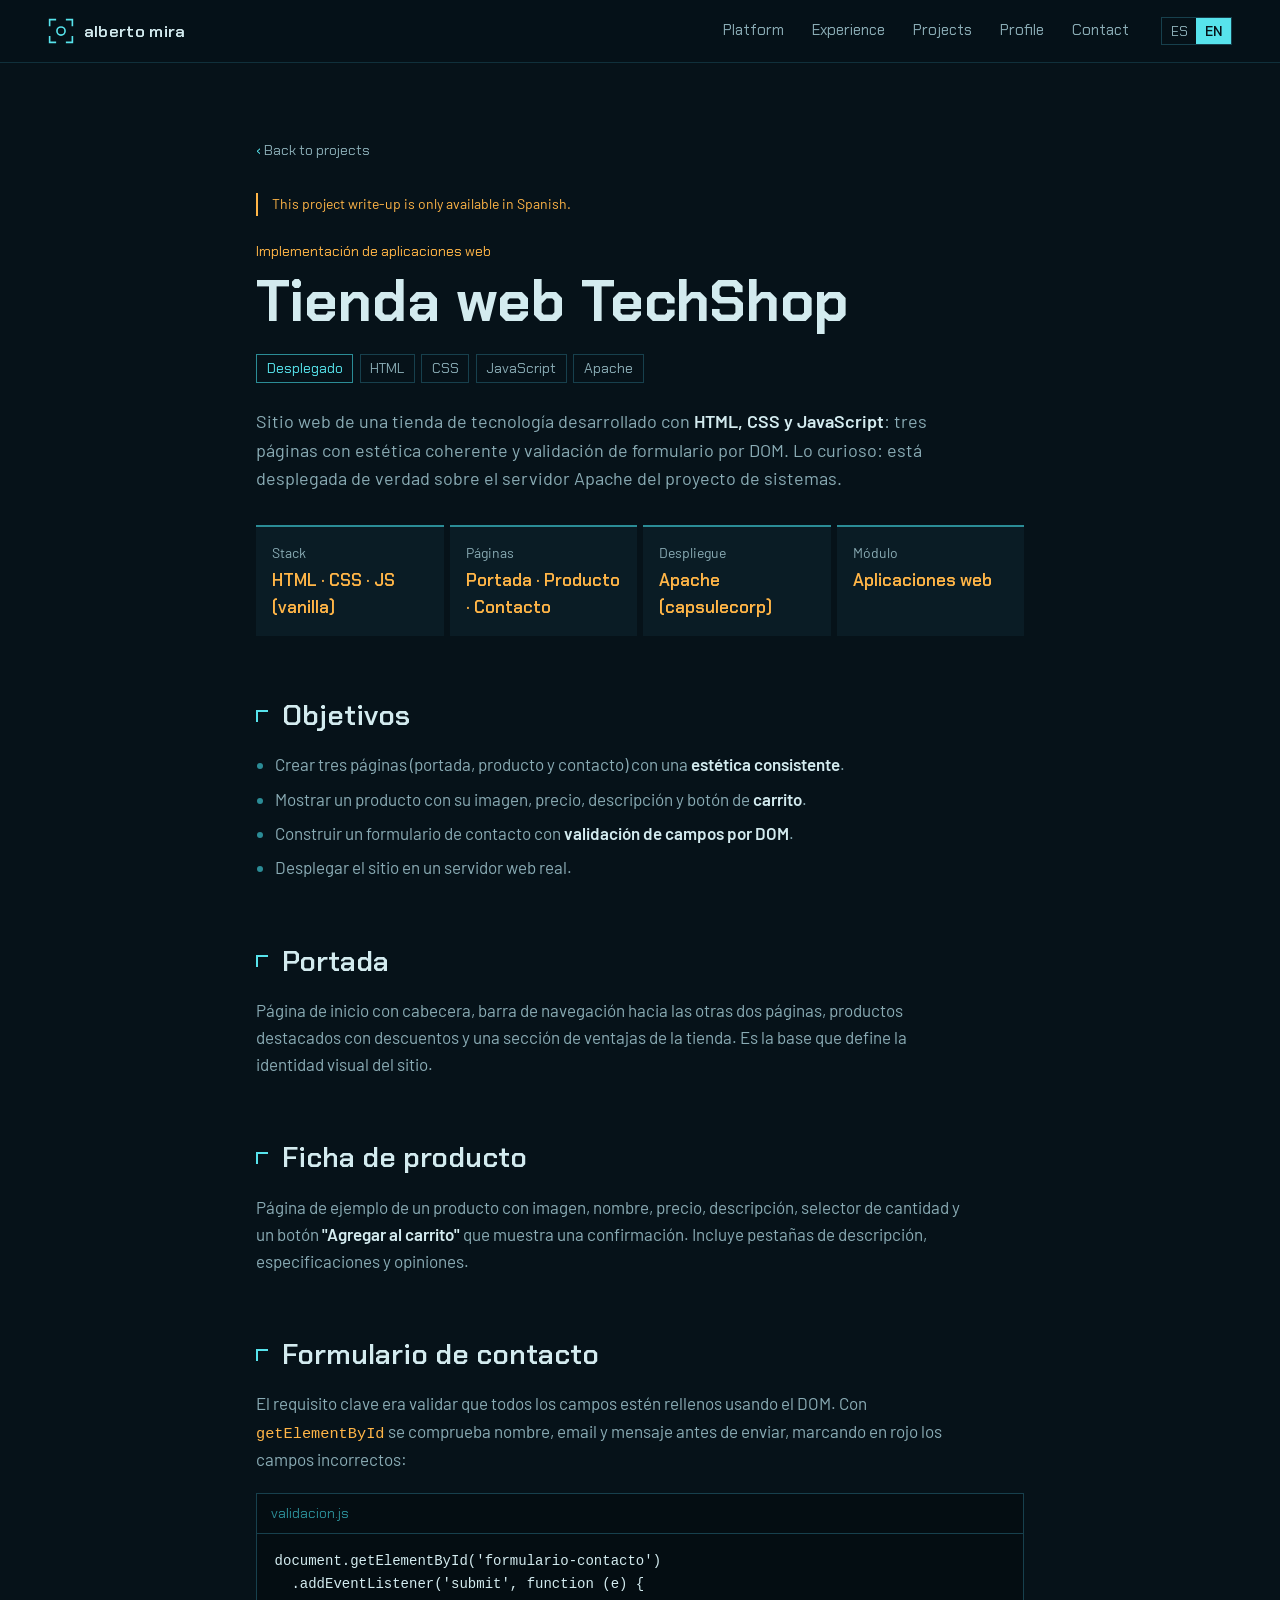
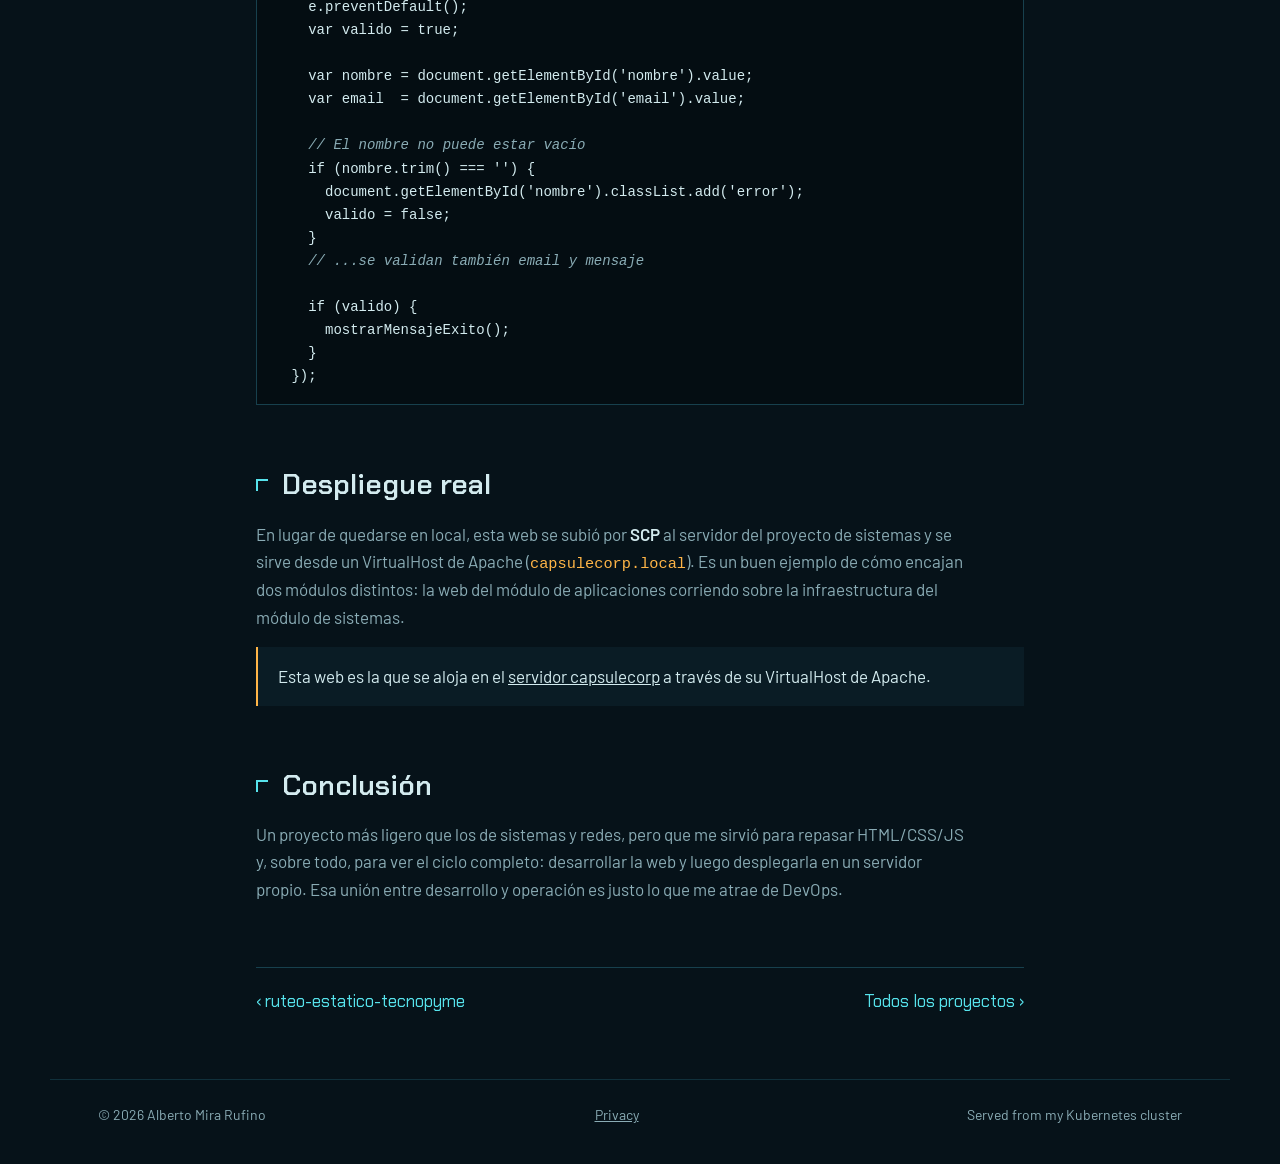
<file: proyectos/techshop-web.html>
<!DOCTYPE html>
<html lang="es">
<head>
  <meta charset="UTF-8" />
  <meta name="viewport" content="width=device-width, initial-scale=1.0" />
  <title>techshop-web — Tienda web · Alberto Mira</title>

  <link rel="icon" type="image/svg+xml" href="../favicon.svg" />

  <link rel="stylesheet" href="../css/hud.css" />
</head>
<body>

  <a class="skip" href="#contenido">
    <span lang="es">Saltar al contenido</span><span lang="en">Skip to content</span>
  </a>

  <header class="bar">
    <a href="../index.html" class="brand" aria-label="Alberto Mira, inicio">
      <svg class="brand-mark" viewBox="0 0 32 32" aria-hidden="true">
        <path d="M2 10V2h8M22 2h8v8M30 22v8h-8M10 30H2v-8" />
        <circle cx="16" cy="16" r="5" />
      </svg>
      <span>alberto mira</span>
    </a>

    <nav id="nav" class="nav" aria-label="Principal">
      <a href="../index.html#plataforma"><span lang="es">Plataforma</span><span lang="en">Platform</span></a>
      <a href="../index.html#experiencia"><span lang="es">Experiencia</span><span lang="en">Experience</span></a>
      <a href="../index.html#proyectos"><span lang="es">Proyectos</span><span lang="en">Projects</span></a>
      <a href="../index.html#perfil"><span lang="es">Perfil</span><span lang="en">Profile</span></a>
      <a href="../index.html#contacto"><span lang="es">Contacto</span><span lang="en">Contact</span></a>
    </nav>

    <div class="bar-tools">
      <button class="lang" id="langToggle" type="button" aria-label="Cambiar idioma / Change language">
        <span class="lang-opt" data-l="es">ES</span><span class="lang-opt" data-l="en">EN</span>
      </button>
      <button class="menu" id="menuToggle" type="button" aria-expanded="false" aria-controls="nav">
        <span lang="es">Menú</span><span lang="en">Menu</span>
      </button>
    </div>
  </header>


  <main class="detail" id="contenido">

    <!-- Cabecera -->
    <a class="back" href="../index.html#proyectos">
      <span lang="es">Volver a proyectos</span><span lang="en">Back to projects</span>
    </a>
    <p class="lang-note" lang="en">This project write-up is only available in Spanish.</p>

    <p class="detail-module">Implementación de aplicaciones web</p>
    <h1 class="detail-title">Tienda web TechShop</h1>

    <div class="detail-meta">
      <span class="deploy-badge ok">Desplegado</span>
      <span class="dtag">HTML</span>
      <span class="dtag">CSS</span>
      <span class="dtag">JavaScript</span>
      <span class="dtag">Apache</span>
    </div>

    <p class="detail-lead">Sitio web de una tienda de tecnología desarrollado con <strong>HTML, CSS y JavaScript</strong>: tres páginas con estética coherente y validación de formulario por DOM. Lo curioso: está desplegada de verdad sobre el servidor Apache del proyecto de sistemas.</p>

    <div class="detail-facts">
      <div class="fact"><div class="k">Stack</div><div class="v">HTML · CSS · JS (vanilla)</div></div>
      <div class="fact"><div class="k">Páginas</div><div class="v">Portada · Producto · Contacto</div></div>
      <div class="fact"><div class="k">Despliegue</div><div class="v">Apache (capsulecorp)</div></div>
      <div class="fact"><div class="k">Módulo</div><div class="v">Aplicaciones web</div></div>
    </div>

    <!-- Objetivos -->
    <section class="detail-section">
      <h2>Objetivos</h2>
      <ul>
        <li>Crear tres páginas (portada, producto y contacto) con una <strong>estética consistente</strong>.</li>
        <li>Mostrar un producto con su imagen, precio, descripción y botón de <strong>carrito</strong>.</li>
        <li>Construir un formulario de contacto con <strong>validación de campos por DOM</strong>.</li>
        <li>Desplegar el sitio en un servidor web real.</li>
      </ul>
    </section>

    <!-- 1. Portada -->
    <section class="detail-section">
      <h2>Portada</h2>
      <p>Página de inicio con cabecera, barra de navegación hacia las otras dos páginas, productos destacados con descuentos y una sección de ventajas de la tienda. Es la base que define la identidad visual del sitio.</p>
    </section>

    <!-- 2. Producto -->
    <section class="detail-section">
      <h2>Ficha de producto</h2>
      <p>Página de ejemplo de un producto con imagen, nombre, precio, descripción, selector de cantidad y un botón <strong>"Agregar al carrito"</strong> que muestra una confirmación. Incluye pestañas de descripción, especificaciones y opiniones.</p>
    </section>

    <!-- 3. Contacto -->
    <section class="detail-section">
      <h2>Formulario de contacto</h2>
      <p>El requisito clave era validar que todos los campos estén rellenos usando el DOM. Con <code>getElementById</code> se comprueba nombre, email y mensaje antes de enviar, marcando en rojo los campos incorrectos:</p>

      <div class="code">
        <div class="code-bar"><span class="cdot r"></span><span class="cdot y"></span><span class="cdot g"></span><span class="code-title">validacion.js</span></div>
<pre class="code-body">document.getElementById('formulario-contacto')
  .addEventListener('submit', function (e) {
    e.preventDefault();
    var valido = true;

    var nombre = document.getElementById('nombre').value;
    var email  = document.getElementById('email').value;

    <span class="comment">// El nombre no puede estar vacío</span>
    if (nombre.trim() === '') {
      document.getElementById('nombre').classList.add('error');
      valido = false;
    }
    <span class="comment">// ...se validan también email y mensaje</span>

    if (valido) {
      mostrarMensajeExito();
    }
  });</pre>
      </div>
    </section>

    <!-- 4. Despliegue -->
    <section class="detail-section">
      <h2>Despliegue real</h2>
      <p>En lugar de quedarse en local, esta web se subió por <strong>SCP</strong> al servidor del proyecto de sistemas y se sirve desde un VirtualHost de Apache (<code>capsulecorp.local</code>). Es un buen ejemplo de cómo encajan dos módulos distintos: la web del módulo de aplicaciones corriendo sobre la infraestructura del módulo de sistemas.</p>
      <div class="callout">
        <p>Esta web es la que se aloja en el <a href="capsulecorp-server.html" style="color:var(--ok);">servidor capsulecorp</a> a través de su VirtualHost de Apache.</p>
      </div>
    </section>

    <!-- Conclusión -->
    <section class="detail-section">
      <h2>Conclusión</h2>
      <p>Un proyecto más ligero que los de sistemas y redes, pero que me sirvió para repasar HTML/CSS/JS y, sobre todo, para ver el ciclo completo: desarrollar la web y luego desplegarla en un servidor propio. Esa unión entre desarrollo y operación es justo lo que me atrae de DevOps.</p>
    </section>

    <div class="detail-foot-nav">
      <a href="ruteo-estatico-tecnopyme.html">‹ ruteo-estatico-tecnopyme</a>
      <a href="../index.html#proyectos">Todos los proyectos ›</a>
    </div>

  </main>

  <footer class="foot">
    <p>© 2026 Alberto Mira Rufino</p>
    <p><a href="../privacidad.html"><span lang="es">Privacidad</span><span lang="en">Privacy</span></a></p>
    <p class="host-info">
      <span lang="es" data-host-es>Publicada en GitHub Pages y en mi clúster Kubernetes</span>
      <span lang="en" data-host-en>Published on GitHub Pages and on my Kubernetes cluster</span>
    </p>
  </footer>

  <script src="../js/main.js"></script>
</body>
</html>
</file>
<file: css/hud.css>
/* =========================================================
   PORTFOLIO · Alberto Mira
   Estilo HUD (cian + ámbar)
   ========================================================= */

/* ---------- 0. Fuentes locales ---------- */
/* Fuentes alojadas en la propia web (licencia SIL Open Font License 1.1).
   No se pide nada a servidores de terceros al cargar la página. */

@font-face {
  font-family: 'Chakra Petch';
  font-style: normal;
  font-weight: 400;
  font-display: swap;
  src: url('../fonts/chakra-petch-latin-400-normal.woff2') format('woff2');
  unicode-range: U+0000-00FF,U+0131,U+0152-0153,U+02BB-02BC,U+02C6,U+02DA,U+02DC,U+0304,U+0308,U+0329,U+2000-206F,U+20AC,U+2122,U+2191,U+2193,U+2212,U+2215,U+FEFF,U+FFFD;
}

@font-face {
  font-family: 'Chakra Petch';
  font-style: normal;
  font-weight: 500;
  font-display: swap;
  src: url('../fonts/chakra-petch-latin-500-normal.woff2') format('woff2');
  unicode-range: U+0000-00FF,U+0131,U+0152-0153,U+02BB-02BC,U+02C6,U+02DA,U+02DC,U+0304,U+0308,U+0329,U+2000-206F,U+20AC,U+2122,U+2191,U+2193,U+2212,U+2215,U+FEFF,U+FFFD;
}

@font-face {
  font-family: 'Chakra Petch';
  font-style: normal;
  font-weight: 600;
  font-display: swap;
  src: url('../fonts/chakra-petch-latin-600-normal.woff2') format('woff2');
  unicode-range: U+0000-00FF,U+0131,U+0152-0153,U+02BB-02BC,U+02C6,U+02DA,U+02DC,U+0304,U+0308,U+0329,U+2000-206F,U+20AC,U+2122,U+2191,U+2193,U+2212,U+2215,U+FEFF,U+FFFD;
}

@font-face {
  font-family: 'Chakra Petch';
  font-style: normal;
  font-weight: 700;
  font-display: swap;
  src: url('../fonts/chakra-petch-latin-700-normal.woff2') format('woff2');
  unicode-range: U+0000-00FF,U+0131,U+0152-0153,U+02BB-02BC,U+02C6,U+02DA,U+02DC,U+0304,U+0308,U+0329,U+2000-206F,U+20AC,U+2122,U+2191,U+2193,U+2212,U+2215,U+FEFF,U+FFFD;
}

@font-face {
  font-family: 'Barlow';
  font-style: normal;
  font-weight: 400;
  font-display: swap;
  src: url('../fonts/barlow-latin-400-normal.woff2') format('woff2');
  unicode-range: U+0000-00FF,U+0131,U+0152-0153,U+02BB-02BC,U+02C6,U+02DA,U+02DC,U+0304,U+0308,U+0329,U+2000-206F,U+20AC,U+2122,U+2191,U+2193,U+2212,U+2215,U+FEFF,U+FFFD;
}

@font-face {
  font-family: 'Barlow';
  font-style: normal;
  font-weight: 500;
  font-display: swap;
  src: url('../fonts/barlow-latin-500-normal.woff2') format('woff2');
  unicode-range: U+0000-00FF,U+0131,U+0152-0153,U+02BB-02BC,U+02C6,U+02DA,U+02DC,U+0304,U+0308,U+0329,U+2000-206F,U+20AC,U+2122,U+2191,U+2193,U+2212,U+2215,U+FEFF,U+FFFD;
}

@font-face {
  font-family: 'Barlow';
  font-style: normal;
  font-weight: 600;
  font-display: swap;
  src: url('../fonts/barlow-latin-600-normal.woff2') format('woff2');
  unicode-range: U+0000-00FF,U+0131,U+0152-0153,U+02BB-02BC,U+02C6,U+02DA,U+02DC,U+0304,U+0308,U+0329,U+2000-206F,U+20AC,U+2122,U+2191,U+2193,U+2212,U+2215,U+FEFF,U+FFFD;
}

/* ---------- 1. Tokens ---------- */
:root {
  --ink: #061219;        /* fondo: azul tinta, no negro */
  --panel: #0a1c25;      /* superficies */
  --line: #17404d;       /* líneas del HUD */
  --line-soft: #10303b;
  --cyan: #57e3ec;       /* interfaz */
  --cyan-dim: #2b8c96;
  --amber: #ffb547;      /* datos y estados */
  --text: #d3ebef;
  --muted: #8aacb5;

  --display: 'Chakra Petch', 'Segoe UI', sans-serif;
  --body: 'Barlow', 'Segoe UI', sans-serif;

  /* escala tipográfica (razón ~1.333) */
  --fs-sm: 0.875rem;
  --fs-base: 1.0625rem;
  --fs-md: 1.333rem;
  --fs-lg: 1.777rem;
  --fs-xl: 2.369rem;
  --fs-hero: clamp(3.4rem, 9vw, 6.6rem);

  --gutter: clamp(1.25rem, 4vw, 3rem);
  --max: 1180px;
  --cut: 14px;           /* esquina cortada */
}

/* ---------- 2. Base ---------- */
*, *::before, *::after { box-sizing: border-box; margin: 0; padding: 0; }

html { scroll-behavior: smooth; scroll-padding-top: 5rem; }

body {
  background: var(--ink);
  color: var(--text);
  font-family: var(--body);
  font-size: var(--fs-base);
  line-height: 1.6;
  -webkit-font-smoothing: antialiased;
}

/* Idioma: se muestra solo el texto del idioma activo */
html[lang="es"] body [lang="en"],
html[lang="en"] body [lang="es"] { display: none !important; }

h1, h2, h3 { font-family: var(--display); font-weight: 600; line-height: 1.1; }

a { color: inherit; }

code {
  font-family: 'Cascadia Code', 'Consolas', monospace;
  font-size: 0.9em;
  color: var(--amber);
}

::selection { background: rgba(87, 227, 236, 0.25); color: #fff; }

:focus-visible {
  outline: 2px solid var(--amber);
  outline-offset: 3px;
}

.skip {
  position: absolute; left: 1rem; top: -4rem;
  background: var(--amber); color: var(--ink);
  padding: 0.5rem 1rem; font-weight: 600; z-index: 100;
}
.skip:focus { top: 1rem; }

/* ---------- 3. Barra superior ---------- */
.bar {
  position: sticky; top: 0; z-index: 50;
  display: flex; align-items: center; gap: 2rem;
  padding: 0.9rem var(--gutter);
  background: rgba(6, 18, 25, 0.88);
  backdrop-filter: blur(8px);
  border-bottom: 1px solid var(--line-soft);
}

.brand {
  display: flex; align-items: center; gap: 0.6rem;
  font-family: var(--display); font-weight: 600; font-size: 1.05rem;
  text-decoration: none; letter-spacing: 0.02em;
}
.brand-mark { width: 26px; height: 26px; fill: none; stroke: var(--cyan); stroke-width: 2; }

.nav { display: flex; gap: 1.75rem; margin-left: auto; }
.nav a {
  font-family: var(--display); font-size: 0.95rem;
  color: var(--muted); text-decoration: none;
  padding: 0.25rem 0;
  border-bottom: 1px solid transparent;
}
.nav a:hover { color: var(--text); border-bottom-color: var(--cyan); }

.bar-tools { display: flex; gap: 0.75rem; }

.lang {
  display: flex;
  background: none; border: 1px solid var(--line);
  font-family: var(--display); font-size: 0.85rem; cursor: pointer;
}
.lang-opt { padding: 0.3rem 0.55rem; color: var(--muted); }
html[lang="es"] .lang-opt[data-l="es"],
html[lang="en"] .lang-opt[data-l="en"] { background: var(--cyan); color: var(--ink); font-weight: 600; }

.menu {
  display: none;
  background: none; border: 1px solid var(--line); color: var(--text);
  font-family: var(--display); padding: 0.3rem 0.7rem; cursor: pointer;
}

/* ---------- 4. Botones ---------- */
.actions { display: flex; flex-wrap: wrap; gap: 0.9rem; margin-top: 2rem; }

.btn {
  display: inline-block;
  font-family: var(--display); font-weight: 600; font-size: 1rem;
  padding: 0.8rem 1.4rem;
  text-decoration: none; cursor: pointer;
  clip-path: polygon(0 0, calc(100% - 10px) 0, 100% 10px, 100% 100%, 10px 100%, 0 calc(100% - 10px));
  transition: background-color 0.15s, color 0.15s;
}
.btn-solid { background: var(--cyan); color: var(--ink); border: 0; }
.btn-solid:hover { background: var(--amber); }
/* borde de 1px que también dibuja las dos esquinas cortadas */
.btn-line {
  --c: var(--cyan-dim);
  color: var(--cyan);
  box-shadow: inset 0 0 0 1px var(--c);
  background:
    linear-gradient(to bottom left, transparent calc(50% - 0.75px), var(--c) calc(50% - 0.75px), var(--c) calc(50% + 0.75px), transparent calc(50% + 0.75px)) top right / 10px 10px no-repeat,
    linear-gradient(to bottom left, transparent calc(50% - 0.75px), var(--c) calc(50% - 0.75px), var(--c) calc(50% + 0.75px), transparent calc(50% + 0.75px)) bottom left / 10px 10px no-repeat;
}
.btn-line:hover { --c: var(--amber); color: var(--amber); }

/* ---------- 5. Hero ---------- */
.hero {
  max-width: var(--max); margin: 0 auto;
  padding: clamp(3rem, 8vw, 6rem) var(--gutter) clamp(3rem, 6vw, 5rem);
  display: grid; grid-template-columns: 1fr 1.05fr;
  gap: clamp(2rem, 5vw, 4rem); align-items: center;
}

.status {
  display: flex; align-items: center; gap: 0.6rem;
  font-family: var(--display); font-size: var(--fs-sm); color: var(--amber);
  margin-bottom: 1.5rem;
}
.status-led {
  width: 8px; height: 8px; background: var(--amber);
  box-shadow: 0 0 10px var(--amber);
}

.hero h1 {
  font-size: var(--fs-hero);
  font-weight: 700;
  line-height: 0.92;
  letter-spacing: -0.01em;
  text-transform: lowercase;
}

.role {
  font-family: var(--display); font-size: var(--fs-md); font-weight: 500;
  color: var(--cyan);
  margin-top: 1.25rem;
}

.lead { max-width: 34em; margin-top: 1.25rem; color: var(--muted); }

/* esquema del laboratorio */
.lab { margin: 0; }
.lab-svg { width: 100%; height: auto; display: block; overflow: visible; }

.lab-svg .frame path,
.lab-svg .ticks path { fill: none; stroke: var(--cyan); stroke-width: 1.5; }
.lab-svg .ticks path { stroke: var(--cyan-dim); }

.host-box { fill: var(--panel); stroke: var(--cyan-dim); stroke-width: 1; }
.bus { fill: none; stroke: var(--line); stroke-width: 1.5; }

.node .ring { fill: var(--ink); stroke: var(--cyan); stroke-width: 1.5; stroke-dasharray: 6 4; }
.node .cross { stroke: var(--cyan-dim); stroke-width: 1.5; }
.node .core { fill: var(--amber); }

.readout-line { stroke: var(--line); stroke-width: 1; }
.group-box { fill: none; stroke: var(--cyan-dim); stroke-width: 1; stroke-dasharray: 3 5; }
.t-group { font-family: var(--display); font-size: 13px; fill: var(--cyan-dim); }

.t-name { font-family: var(--display); font-size: 17px; font-weight: 600; fill: var(--text); }
.t-addr { font-family: var(--display); font-size: 14px; fill: var(--amber); }
.t-meta { font-family: var(--body); font-size: 14px; fill: var(--muted); }
.t-val  { font-family: var(--display); font-size: 16px; font-weight: 600; fill: var(--amber); }

.lab figcaption { margin-top: 1rem; font-size: var(--fs-sm); color: var(--muted); }

/* Animación de arranque: el visor se fija en cada nodo (una sola vez) */
@media (prefers-reduced-motion: no-preference) {
  .lab-svg .frame path { stroke-dasharray: 80; stroke-dashoffset: 80; animation: draw 0.7s ease-out forwards; }
  .lab-svg .host, .lab-svg .bus, .lab-svg .readout { opacity: 0; animation: fade 0.5s ease-out forwards; }
  .lab-svg .host { animation-delay: 0.3s; }
  .lab-svg .bus { animation-delay: 0.55s; }
  .lab-svg .node { opacity: 0; animation: lock 0.55s cubic-bezier(.2,.7,.2,1) forwards; transform-box: fill-box; }
  .lab-svg .n1 { animation-delay: 0.8s; }
  .lab-svg .n2 { animation-delay: 1.0s; }
  .lab-svg .n3 { animation-delay: 1.1s; }
  .lab-svg .n4 { animation-delay: 1.25s; }
  .lab-svg .n5 { animation-delay: 1.35s; }
  .lab-svg .n6 { animation-delay: 1.45s; }
  .lab-svg .group { opacity: 0; animation: fade 0.5s ease-out 0.6s forwards; }
  .lab-svg .labels { opacity: 0; animation: fade 0.5s ease-out 1.55s forwards; }
  .lab-svg .readout { animation-delay: 1.75s; }
  .status-led { animation: blink 2.4s steps(1) infinite; }
}
@keyframes draw { to { stroke-dashoffset: 0; } }
@keyframes fade { to { opacity: 1; } }
@keyframes lock {
  0%   { opacity: 0; }
  40%  { opacity: 1; }
  55%  { opacity: 0.3; }
  100% { opacity: 1; }
}
@keyframes blink { 0%, 90% { opacity: 1; } 95% { opacity: 0.25; } }

/* ---------- 6. Proyecto estrella ---------- */
.feature { max-width: var(--max); margin: 0 auto; padding: 0 var(--gutter); }

.feature-panel {
  position: relative;
  background: var(--panel);
  padding: clamp(1.75rem, 4vw, 3.25rem);
  clip-path: polygon(0 0, calc(100% - 28px) 0, 100% 28px, 100% 100%, 28px 100%, 0 calc(100% - 28px));
  background-image:
    linear-gradient(var(--line-soft) 1px, transparent 1px),
    linear-gradient(90deg, var(--line-soft) 1px, transparent 1px);
  background-size: 32px 32px;
  background-position: -1px -1px;
}
/* marco interior con esquinas tipo visor */
.feature-panel::before {
  content: ""; position: absolute; inset: 12px; pointer-events: none;
  border: 1px solid var(--line);
  clip-path: polygon(0 0, calc(100% - 18px) 0, 100% 18px, 100% 100%, 18px 100%, 0 calc(100% - 18px));
}

.feature-head { position: relative; max-width: 46rem; }
.kicker { font-family: var(--display); color: var(--amber); font-size: var(--fs-sm); margin-bottom: 0.6rem; }
.feature h2 { font-size: var(--fs-xl); }
.feature-lead { margin-top: 1rem; color: var(--muted); max-width: 40em; }

/* resultados medidos del proyecto */
.results {
  position: relative;
  display: grid; grid-template-columns: repeat(4, 1fr); gap: 6px;
  margin-top: 2.25rem;
}
.results div {
  display: flex; flex-direction: column-reverse; justify-content: flex-end; gap: 0.35rem;
  background: var(--ink); padding: 1.1rem 1.1rem 1.2rem;
  border-left: 2px solid var(--amber);
}
.results dd { font-family: var(--display); font-weight: 700; font-size: var(--fs-lg); line-height: 1; color: var(--amber); }
.results dt { font-size: var(--fs-sm); color: var(--muted); line-height: 1.4; }

.flow-title { position: relative; font-size: 1.05rem; color: var(--cyan); margin-top: 2.5rem; }

/* fases y flujo: son secuencias reales, por eso van numeradas */
.phases {
  position: relative;
  list-style: none;
  display: grid; grid-template-columns: repeat(7, 1fr);
  gap: 6px; margin-top: 2.5rem;
}
.phases.flow { grid-template-columns: repeat(6, 1fr); margin-top: 1rem; }
.phases li {
  display: flex; flex-direction: column; gap: 0.25rem;
  padding: 1rem 0.85rem 1.1rem;
  background: var(--ink);
  border-top: 3px solid var(--line);
}
.phases li.done { border-top-color: var(--cyan); }
.phases li.next { border-top-color: var(--amber); }
.ph-no { font-family: var(--display); font-size: var(--fs-sm); color: var(--muted); }
.phases li.done .ph-no { color: var(--cyan); }
.phases li.next .ph-no { color: var(--amber); }
.ph-name { font-family: var(--display); font-weight: 600; line-height: 1.2; }
.ph-detail { font-size: var(--fs-sm); color: var(--muted); line-height: 1.4; }
.phases li:not(.done):not(.next) .ph-name { color: var(--muted); }

.incident {
  position: relative;
  margin-top: 2rem; max-width: 46rem;
  padding-left: 1.25rem;
  border-left: 2px solid var(--amber);
}
.incident h3 { font-size: 1rem; color: var(--amber); margin-bottom: 0.4rem; }
.incident p { color: var(--text); }
.feature .actions { position: relative; }

/* ---------- 7. Bloques genéricos ---------- */
.block {
  max-width: var(--max); margin: 0 auto;
  padding: clamp(3.5rem, 8vw, 6rem) var(--gutter) 0;
}
.block > h2,
.contact-text h2 {
  font-size: var(--fs-lg);
  display: flex; align-items: center; gap: 1rem;
  margin-bottom: 2rem;
}
/* marca de visor delante de cada título */
.block > h2::before,
.contact-text h2::before {
  content: ""; width: 14px; height: 14px; flex: none;
  border-top: 2px solid var(--cyan); border-left: 2px solid var(--cyan);
}

/* experiencia */
.job {
  display: grid; grid-template-columns: 11rem 1fr; gap: 2rem;
  padding-top: 1.25rem; border-top: 1px solid var(--line);
}
.job-when { font-family: var(--display); color: var(--amber); }
.job h3 { font-size: var(--fs-md); display: flex; flex-wrap: wrap; align-items: baseline; gap: 0.3rem 0.8rem; }
.job-org { font-size: 1rem; color: var(--cyan); font-weight: 500; }
.job ul { margin-top: 0.9rem; padding-left: 1.1rem; max-width: 44em; color: var(--muted); }
.job li + li { margin-top: 0.4rem; }
.job li::marker { color: var(--cyan-dim); }

/* lista de proyectos: filas, no tarjetas */
.projects { list-style: none; border-top: 1px solid var(--line); }
.projects li { border-bottom: 1px solid var(--line); }
.projects a {
  display: grid; grid-template-columns: 17rem 1fr; gap: 0.4rem 2rem;
  padding: 1.4rem 0.75rem;
  text-decoration: none;
  transition: background-color 0.15s;
}
.projects h3 { font-size: 1.15rem; grid-row: span 2; }
.projects p { color: var(--muted); max-width: 46em; }
.projects .tags { font-family: var(--display); font-size: var(--fs-sm); color: var(--cyan-dim); }
.projects a:hover { background: var(--panel); }
.projects a:hover h3 { color: var(--cyan); }

/* perfil */
.profile { display: grid; grid-template-columns: 1fr 1fr; gap: clamp(2rem, 5vw, 4rem); }
.profile-text p { color: var(--muted); max-width: 36em; }
.profile-text p + p { margin-top: 1rem; }
.profile-text h3 { font-size: 1.05rem; margin: 2rem 0 0.75rem; color: var(--cyan); }
.edu { list-style: none; }
.edu li { padding: 0.5rem 0; border-top: 1px solid var(--line-soft); }

.stack div { padding: 0.85rem 0; border-top: 1px solid var(--line); }
.stack div:last-child { border-bottom: 1px solid var(--line); }
.stack dt { font-family: var(--display); font-weight: 600; font-size: 0.95rem; }
.stack dd { color: var(--muted); margin-top: 0.15rem; }
.stack .learning dt { color: var(--amber); }

/* contacto */
.contact { display: grid; grid-template-columns: 1fr 1fr; gap: clamp(2rem, 5vw, 4rem); padding-bottom: 5rem; }
.contact-text p { color: var(--muted); max-width: 30em; }
.links { list-style: none; margin-top: 1.5rem; }
.links li { padding: 0.55rem 0; border-top: 1px solid var(--line-soft); }
.links a { font-family: var(--display); color: var(--cyan); text-decoration: none; }
.links a:hover { color: var(--amber); }

.form { display: grid; gap: 1.1rem; padding-top: 0.5rem; }
.field { display: grid; gap: 0.35rem; }
.field label { font-family: var(--display); font-size: 0.95rem; }
.field input, .field textarea {
  width: 100%;
  font: inherit; color: var(--text);
  background: var(--panel);
  border: 1px solid var(--line);
  padding: 0.7rem 0.85rem;
  resize: vertical;
}
.field input:focus, .field textarea:focus { outline: none; border-color: var(--cyan); }
.field input[aria-invalid="true"], .field textarea[aria-invalid="true"] { border-color: var(--amber); }
.form .btn { justify-self: start; }
.form-status { font-size: var(--fs-sm); min-height: 1.4em; }
.form-status.ok { color: var(--cyan); }
.form-status.err { color: var(--amber); }
.hp { position: absolute; left: -9999px; }

/* pie */
.foot {
  max-width: var(--max); margin: 0 auto;
  padding: 1.5rem var(--gutter) 2.5rem;
  display: flex; justify-content: space-between; gap: 1rem;
  border-top: 1px solid var(--line-soft);
  font-size: var(--fs-sm); color: var(--muted);
}

/* ---------- 7b. Página de caso de estudio ---------- */
.case-head {
  max-width: var(--max); margin: 0 auto;
  padding: clamp(2.5rem, 6vw, 4.5rem) var(--gutter) 0;
}
.back {
  display: inline-block; margin-bottom: 2rem;
  font-family: var(--display); font-size: var(--fs-sm);
  color: var(--muted); text-decoration: none;
}
.back::before { content: "‹ "; color: var(--cyan); }
.back:hover { color: var(--cyan); }
.case-head h1 { font-size: clamp(2.4rem, 6vw, 4.2rem); font-weight: 700; max-width: 14em; }
.case-lead { margin-top: 1.25rem; max-width: 40em; color: var(--muted); font-size: 1.125rem; }

.facts {
  display: grid; grid-template-columns: repeat(4, 1fr); gap: 6px;
  margin-top: 2.5rem;
}
.facts div { background: var(--panel); padding: 1rem 1.1rem; border-top: 2px solid var(--cyan-dim); }
.facts dt { font-size: var(--fs-sm); color: var(--muted); }
.facts dd { font-family: var(--display); font-weight: 600; color: var(--amber); margin-top: 0.2rem; }

.intro { color: var(--muted); max-width: 42em; margin-bottom: 1.75rem; }

.table-wrap { overflow-x: auto; }
.nodes { width: 100%; border-collapse: collapse; min-width: 560px; }
.nodes th, .nodes td { text-align: left; padding: 0.85rem 1rem 0.85rem 0; border-bottom: 1px solid var(--line); vertical-align: top; }
.nodes thead th { font-family: var(--display); font-weight: 500; font-size: var(--fs-sm); color: var(--muted); border-bottom-color: var(--cyan-dim); }
.nodes tbody th { font-family: var(--display); font-weight: 600; color: var(--cyan); }
.nodes td:nth-child(2) { font-family: var(--display); color: var(--amber); white-space: nowrap; }
.nodes td { color: var(--muted); }

/* registro de fases: línea vertical tipo traza */
.phase-log { list-style: none; position: relative; }
.phase-log li {
  display: grid; grid-template-columns: 9rem 1fr; gap: 2rem;
  padding: 1.6rem 0;
  border-top: 1px solid var(--line);
}
.pl-side { display: flex; flex-direction: column; gap: 0.25rem; }
.pl-no { font-family: var(--display); font-size: var(--fs-xl); font-weight: 700; line-height: 1; color: var(--line); }
.pl-state { font-family: var(--display); font-size: var(--fs-sm); color: var(--muted); }
.phase-log li.done .pl-no { color: var(--cyan); }
.phase-log li.next .pl-no, .phase-log li.next .pl-state { color: var(--amber); }
.pl-main h3 { font-size: var(--fs-md); margin-bottom: 0.6rem; }
.pl-main p { color: var(--muted); max-width: 44em; }
.pl-main .decision {
  margin-top: 0.85rem; padding-left: 1rem;
  border-left: 2px solid var(--cyan-dim);
  color: var(--text);
}
.phase-log li:not(.done):not(.next) h3 { color: var(--muted); }

.incidents { display: grid; grid-template-columns: 1fr 1fr; gap: 6px; }
.inc { background: var(--panel); padding: 1.5rem 1.5rem 1.6rem; border-left: 2px solid var(--amber); }
.inc h3 { font-size: 1.1rem; margin-bottom: 1rem; }
.inc dl { display: grid; grid-template-columns: 5.5rem 1fr; gap: 0.5rem 1rem; }
.inc dt { font-family: var(--display); font-size: var(--fs-sm); color: var(--amber); padding-top: 0.15rem; }
.inc dd { color: var(--muted); overflow-wrap: anywhere; }

.case-end { padding-bottom: 5rem; }
.case-end > p { color: var(--muted); max-width: 42em; }
.case-end > p + p { margin-top: 1rem; }
.case-end a:not(.btn) { color: var(--cyan); }

.sub { font-size: 1.05rem; color: var(--cyan); margin: 2.5rem 0 1rem; }
.layers tbody th { width: 14rem; }
.layers td:nth-child(2) { font-family: var(--body); color: var(--text); white-space: normal; }

/* pruebas: tres ejercicios con sus lecturas */
.tests { display: grid; grid-template-columns: repeat(3, 1fr); gap: 6px; }
.test {
  display: flex; flex-direction: column; gap: 1rem;
  background: var(--panel); padding: 1.5rem;
  border-top: 2px solid var(--cyan);
}
.test h3 { font-size: 1.1rem; }
.test > p { color: var(--muted); }
.readings { display: grid; grid-template-columns: 1fr 1fr; gap: 6px; }
.readings div { display: flex; flex-direction: column-reverse; gap: 0.2rem; background: var(--ink); padding: 0.75rem 0.85rem; }
.readings dd { font-family: var(--display); font-weight: 700; font-size: var(--fs-md); color: var(--amber); line-height: 1.1; }
.readings dt { font-size: var(--fs-sm); color: var(--muted); }
.test .note { font-size: var(--fs-sm); color: var(--muted); border-left: 2px solid var(--line); padding-left: 0.85rem; }

.limits { list-style: none; max-width: 48em; }
.limits li { padding: 0.85rem 0 0.85rem 1.75rem; border-top: 1px solid var(--line); position: relative; color: var(--muted); }
.limits li:last-child { border-bottom: 1px solid var(--line); }
.limits li::before {
  content: ""; position: absolute; left: 0.25rem; top: 1.35rem;
  width: 8px; height: 8px; border: 1px solid var(--amber);
}

/* ---------- 7c. Páginas de proyecto del ciclo ---------- */
.detail {
  max-width: 54rem; margin: 0 auto;
  padding: clamp(2.5rem, 6vw, 4.5rem) var(--gutter) 4rem;
}
.lang-note {
  font-size: var(--fs-sm); color: var(--amber);
  border-left: 2px solid var(--amber); padding-left: 0.85rem; margin-bottom: 1.5rem;
}
.detail-module { font-family: var(--display); font-size: var(--fs-sm); color: var(--amber); }
.detail-title { font-size: clamp(2.2rem, 5.5vw, 3.6rem); font-weight: 700; margin-top: 0.5rem; }
.detail-meta { display: flex; flex-wrap: wrap; gap: 0.4rem; margin-top: 1.25rem; }
.dtag, .deploy-badge {
  font-family: var(--display); font-size: var(--fs-sm);
  padding: 0.15rem 0.6rem; border: 1px solid var(--line); color: var(--muted);
}
.deploy-badge { border-color: var(--cyan-dim); color: var(--cyan); }
.detail-lead { margin-top: 1.5rem; font-size: 1.125rem; color: var(--muted); max-width: 40em; }
.detail-lead strong, .detail-section strong { color: var(--text); font-weight: 600; }

.detail-facts { display: grid; grid-template-columns: repeat(4, 1fr); gap: 6px; margin-top: 2rem; }
.fact { background: var(--panel); padding: 0.9rem 1rem; border-top: 2px solid var(--cyan-dim); }
.fact .k { font-size: var(--fs-sm); color: var(--muted); }
.fact .v { font-family: var(--display); font-weight: 600; color: var(--amber); margin-top: 0.2rem; overflow-wrap: anywhere; }

.detail-section { margin-top: clamp(2.75rem, 6vw, 4rem); }
.detail-section h2 {
  display: flex; align-items: center; gap: 0.9rem;
  font-size: var(--fs-lg); margin-bottom: 1.25rem;
}
.detail-section h2::before {
  content: ""; width: 12px; height: 12px; flex: none;
  border-top: 2px solid var(--cyan); border-left: 2px solid var(--cyan);
}
.detail-section h3 { font-size: 1.15rem; color: var(--cyan); margin: 2rem 0 0.75rem; }
.detail-section p, .detail-section li { color: var(--muted); max-width: 42em; }
.detail-section p + p { margin-top: 1rem; }
.detail-section ul, .detail-section ol { padding-left: 1.2rem; margin: 0.75rem 0; }
.detail-section li + li { margin-top: 0.45rem; }
.detail-section li::marker { color: var(--cyan-dim); }

/* bloques de código */
.code { margin: 1.25rem 0; background: #040d12; border: 1px solid var(--line); }
.code-bar {
  display: flex; align-items: center; gap: 0.5rem;
  padding: 0.5rem 0.9rem; border-bottom: 1px solid var(--line);
}
.cdot { display: none; }
.code-title { font-family: var(--display); font-size: var(--fs-sm); color: var(--cyan-dim); }
.code-body {
  margin: 0; padding: 1rem 1.1rem; overflow-x: auto;
  font-family: 'Cascadia Code', 'Consolas', monospace; font-size: 0.875rem; line-height: 1.65;
  color: var(--text);
}
.code-body .prompt { color: var(--cyan); }
.code-body .comment { color: var(--muted); font-style: italic; }
.code-body .key { color: var(--amber); }

/* tablas */
.info-table { width: 100%; border-collapse: collapse; margin: 1.25rem 0; }
.info-table th, .info-table td { text-align: left; padding: 0.7rem 1rem 0.7rem 0; border-bottom: 1px solid var(--line); vertical-align: top; }
.info-table th { font-family: var(--display); font-weight: 500; font-size: var(--fs-sm); color: var(--muted); border-bottom-color: var(--cyan-dim); }
.info-table td { color: var(--muted); }
.info-table td:first-child { font-family: var(--display); color: var(--cyan); }

/* esquemas de arquitectura */
.arch { margin-top: 1.5rem; border: 1px solid var(--line); background: var(--panel); }
.arch-head { font-family: var(--display); font-size: var(--fs-sm); color: var(--amber); padding: 0.7rem 1rem; border-bottom: 1px solid var(--line); }
.arch-firewall { margin: 1rem; padding: 1.25rem 1rem 1rem; border: 1px dashed var(--cyan-dim); position: relative; }
.arch-label { position: absolute; top: -0.7rem; left: 0.75rem; background: var(--panel); padding: 0 0.5rem; font-family: var(--display); font-size: var(--fs-sm); color: var(--cyan); }
.arch-row { display: grid; grid-template-columns: repeat(auto-fit, minmax(9rem, 1fr)); gap: 6px; margin-top: 6px; }
.arch-box {
  display: flex; flex-direction: column; gap: 0.15rem;
  padding: 0.75rem 0.85rem; background: var(--ink);
  font-family: var(--display); font-weight: 600; border-left: 2px solid var(--line);
}
.arch-box span { font-family: var(--body); font-weight: 400; font-size: var(--fs-sm); color: var(--muted); }
.arch-box.green, .arch-box.info { border-left-color: var(--cyan); }
.arch-box.amber { border-left-color: var(--amber); }
.arch-box.mini { font-weight: 500; font-size: var(--fs-sm); color: var(--muted); padding: 0.45rem 0.7rem; }

/* nota destacada */
.callout { margin-top: 1rem; padding: 1rem 1.25rem; background: var(--panel); border-left: 2px solid var(--amber); }
.callout .ico { display: none; }
.callout p { color: var(--text); }

/* página de privacidad */
.legal-date { margin-top: 0.75rem; font-size: var(--fs-sm); color: var(--muted); }
.legal .info-table td:first-child { width: 11rem; }
.legal a:not(.back):not(.btn) { color: var(--cyan); }
.foot a { color: var(--muted); }
.foot a:hover { color: var(--cyan); }

/* casilla de consentimiento del formulario */
.consent { display: grid; grid-template-columns: auto 1fr; gap: 0.6rem; align-items: start; font-size: var(--fs-sm); color: var(--muted); }
.consent input { width: 1.05rem; height: 1.05rem; margin-top: 0.2rem; accent-color: var(--cyan); }
.consent input[aria-invalid="true"] { outline: 2px solid var(--amber); outline-offset: 2px; }
.consent a { color: var(--cyan); }

/* navegación entre proyectos */
.detail-foot-nav {
  display: flex; justify-content: space-between; gap: 1rem; flex-wrap: wrap;
  margin-top: 4rem; padding-top: 1.25rem; border-top: 1px solid var(--line);
}
.detail-foot-nav a { font-family: var(--display); color: var(--cyan); text-decoration: none; }
.detail-foot-nav a:hover { color: var(--amber); }

/* ---------- 8. Responsive ---------- */
@media (max-width: 960px) {
  .hero { grid-template-columns: 1fr; }
  .lab { max-width: 560px; }
  .phases, .phases.flow { grid-template-columns: repeat(3, 1fr); }
  .results { grid-template-columns: 1fr 1fr; }
  .profile, .contact { grid-template-columns: 1fr; }
  .facts { grid-template-columns: 1fr 1fr; }
  .incidents, .tests { grid-template-columns: 1fr; }
  .detail-facts { grid-template-columns: 1fr 1fr; }
}

@media (max-width: 820px) {
  .menu { display: block; }
  .nav {
    display: none;
    position: absolute; top: 100%; left: 0; right: 0;
    flex-direction: column; gap: 0;
    background: var(--ink); border-bottom: 1px solid var(--line);
    padding: 0.5rem var(--gutter) 1rem;
  }
  .nav.open { display: flex; }
  .nav a { padding: 0.7rem 0; border-bottom: 1px solid var(--line-soft); }
  .bar-tools { margin-left: auto; }
  .projects a { grid-template-columns: 1fr; }
  .projects h3 { grid-row: auto; }
  .job { grid-template-columns: 1fr; gap: 0.5rem; }
  .phase-log li { grid-template-columns: 1fr; gap: 0.75rem; }
  .pl-side { flex-direction: row; align-items: baseline; gap: 0.75rem; }
  .inc dl { grid-template-columns: 1fr; gap: 0.15rem; }
  .inc dd + dt { margin-top: 0.5rem; }
}

@media (max-width: 560px) {
  .phases, .phases.flow { grid-template-columns: 1fr 1fr; }
  /* el esquema se encoge: subimos el texto para que siga legible */
  .t-name { font-size: 19px; }
  .t-addr, .t-meta { font-size: 17px; }
  .t-val { font-size: 19px; }
  .host .t-meta { font-size: 17px; }
  .t-group { font-size: 16px; }
  .foot { flex-direction: column; }
}
</file>
